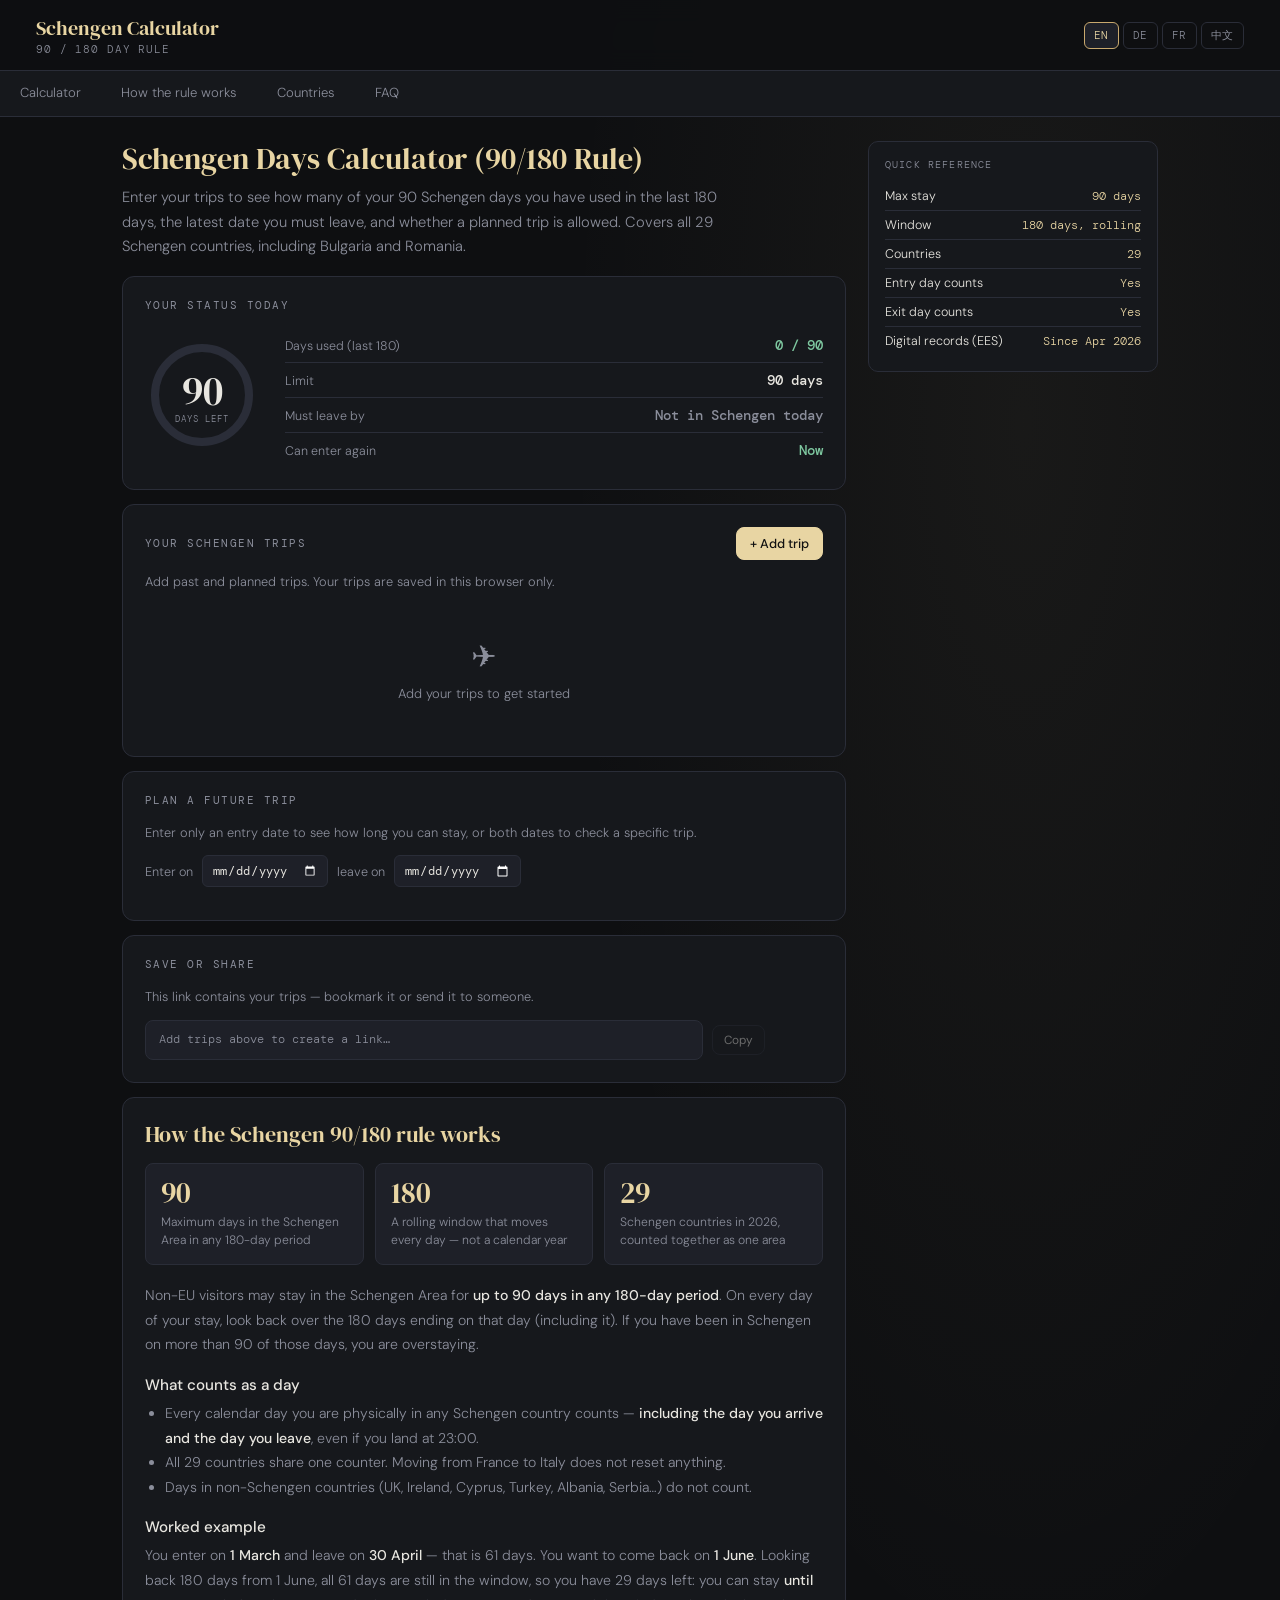
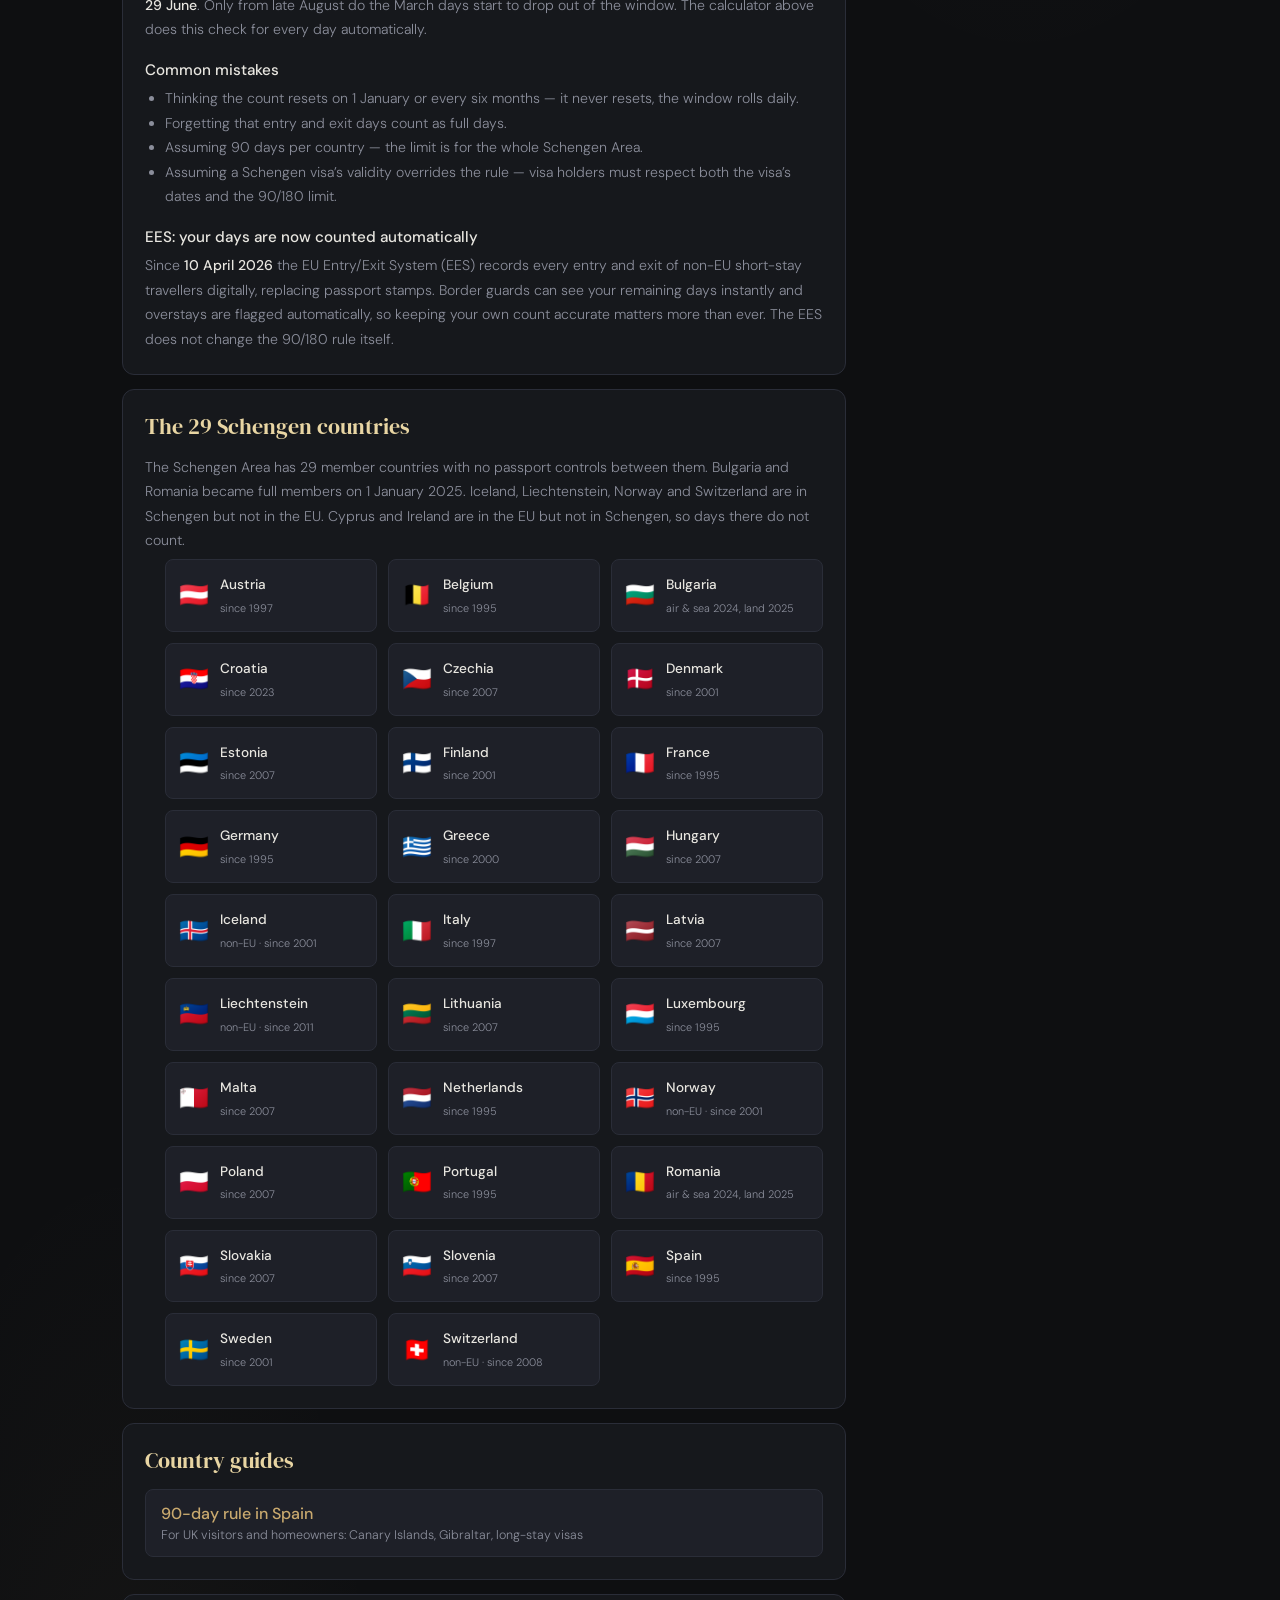
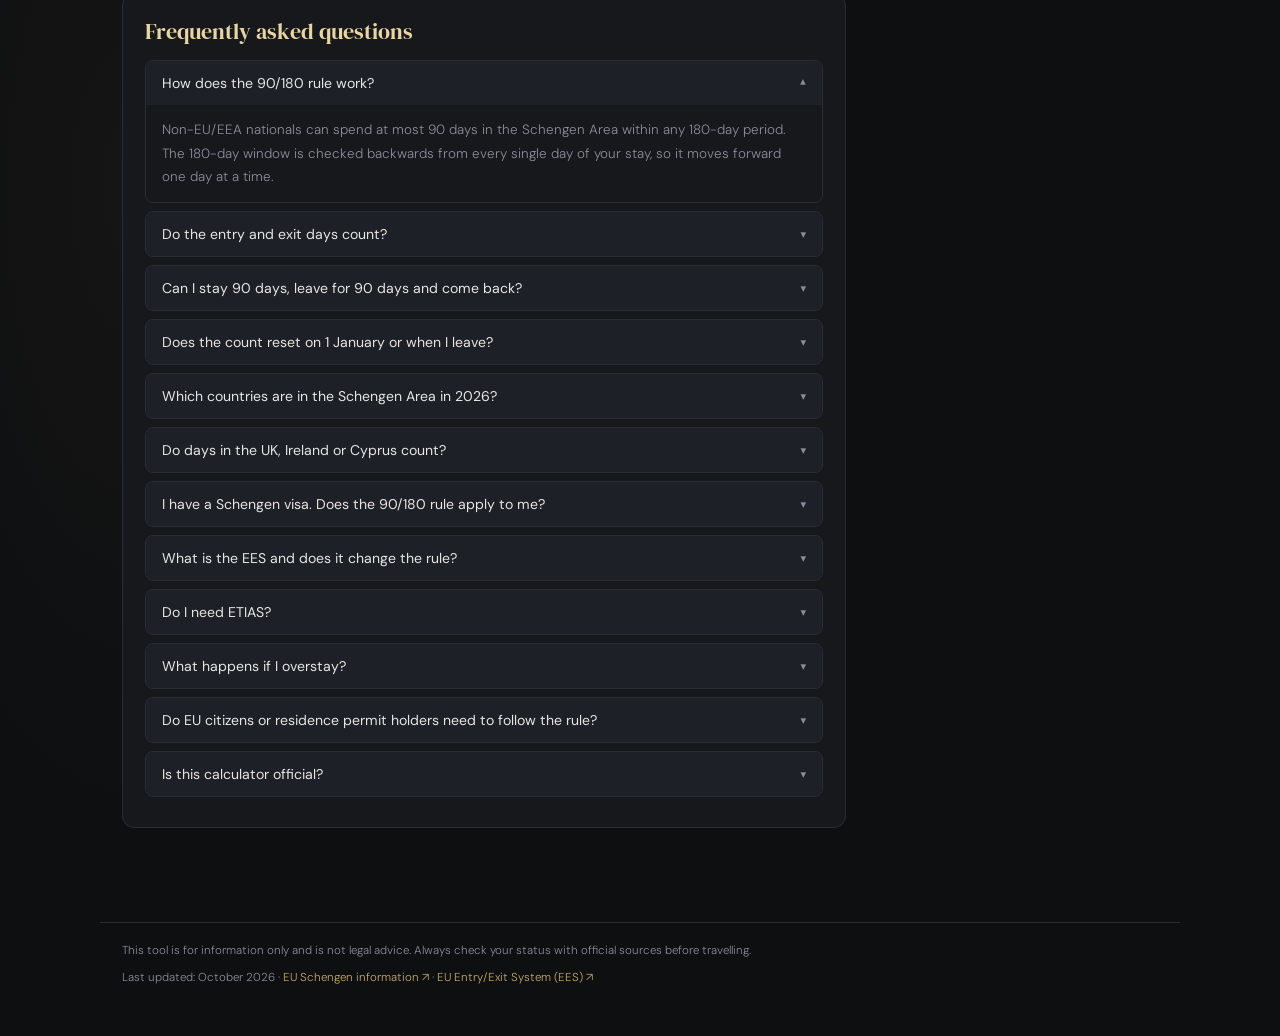
<file: index.html>
<!DOCTYPE html>
<html lang="en">
<head>
<meta charset="UTF-8">
<meta name="viewport" content="width=device-width, initial-scale=1.0">
<title>Schengen Days Calculator — Free 90/180 Day Rule Calculator (2026)</title>
<meta name="description" content="Free Schengen days calculator for the 90/180 rule. Count the days you have used, find your latest exit date and check future trips. Updated for all 29 Schengen countries and the EES.">
<link rel="canonical" href="https://schengencalc.online/">
<link rel="alternate" hreflang="en" href="https://schengencalc.online/">
<link rel="alternate" hreflang="de" href="https://schengencalc.online/de/">
<link rel="alternate" hreflang="fr" href="https://schengencalc.online/fr/">
<link rel="alternate" hreflang="zh" href="https://schengencalc.online/zh/">
<link rel="alternate" hreflang="x-default" href="https://schengencalc.online/">
<meta property="og:type" content="website">
<meta property="og:site_name" content="Schengen Calculator">
<meta property="og:title" content="Schengen Days Calculator (90/180 Rule)">
<meta property="og:description" content="Count your Schengen days, find your latest exit date and check future trips. Free, no signup.">
<meta property="og:url" content="https://schengencalc.online/">
<meta property="og:locale" content="en_GB">
<meta name="twitter:card" content="summary">
<meta name="theme-color" content="#0e0f11">
<link rel="icon" href="favicon.svg" type="image/svg+xml">
<link rel="preconnect" href="https://fonts.googleapis.com">
<link rel="preconnect" href="https://fonts.gstatic.com" crossorigin>
<link href="https://fonts.googleapis.com/css2?family=DM+Serif+Display&family=DM+Mono:wght@400;500&family=DM+Sans:wght@300;400;500&display=swap" rel="stylesheet">
<link rel="stylesheet" href="assets/style.css?v=bfff62ac">
<script type="application/ld+json">[{"@context": "https://schema.org", "@type": "WebApplication", "name": "Schengen Days Calculator (90/180 Rule)", "url": "https://schengencalc.online/", "description": "Free Schengen days calculator for the 90/180 rule. Count the days you have used, find your latest exit date and check future trips. Updated for all 29 Schengen countries and the EES.", "inLanguage": "en", "applicationCategory": "TravelApplication", "operatingSystem": "Any", "isAccessibleForFree": true, "offers": {"@type": "Offer", "price": "0", "priceCurrency": "EUR"}}, {"@context": "https://schema.org", "@type": "FAQPage", "inLanguage": "en", "mainEntity": [{"@type": "Question", "name": "How does the 90/180 rule work?", "acceptedAnswer": {"@type": "Answer", "text": "Non-EU/EEA nationals can spend at most 90 days in the Schengen Area within any 180-day period. The 180-day window is checked backwards from every single day of your stay, so it moves forward one day at a time."}}, {"@type": "Question", "name": "Do the entry and exit days count?", "acceptedAnswer": {"@type": "Answer", "text": "Yes. The day you enter and the day you leave both count as full days in Schengen, no matter what time you cross the border. A same-day trip counts as one day."}}, {"@type": "Question", "name": "Can I stay 90 days, leave for 90 days and come back?", "acceptedAnswer": {"@type": "Answer", "text": "Yes. If you spend 90 consecutive days in Schengen and then stay outside for 90 days, the earlier days have left the 180-day window and you have a fresh 90 days. Shorter breaks only free up the days that have dropped out of the window."}}, {"@type": "Question", "name": "Does the count reset on 1 January or when I leave?", "acceptedAnswer": {"@type": "Answer", "text": "No. There is no reset date. The window is always the 180 days ending on the day being checked, so leaving only helps as old days roll out of that window."}}, {"@type": "Question", "name": "Which countries are in the Schengen Area in 2026?", "acceptedAnswer": {"@type": "Answer", "text": "Austria, Belgium, Bulgaria, Croatia, Czechia, Denmark, Estonia, Finland, France, Germany, Greece, Hungary, Iceland, Italy, Latvia, Liechtenstein, Lithuania, Luxembourg, Malta, the Netherlands, Norway, Poland, Portugal, Romania, Slovakia, Slovenia, Spain, Sweden and Switzerland — 29 countries."}}, {"@type": "Question", "name": "Do days in the UK, Ireland or Cyprus count?", "acceptedAnswer": {"@type": "Answer", "text": "No. The UK, Ireland and Cyprus are not part of the Schengen Area, and neither are non-EU countries such as Turkey, Albania, Serbia or Montenegro. Time spent there does not count towards your 90 days."}}, {"@type": "Question", "name": "I have a Schengen visa. Does the 90/180 rule apply to me?", "acceptedAnswer": {"@type": "Answer", "text": "Yes. You must stay within the validity dates printed on your visa, within the number of days allowed on it, and within the 90/180 rule — all at the same time. A multiple-entry visa valid for several years still only allows 90 days in any 180."}}, {"@type": "Question", "name": "What is the EES and does it change the rule?", "acceptedAnswer": {"@type": "Answer", "text": "The Entry/Exit System (EES) has been fully operational since 10 April 2026. It registers non-EU travellers’ entries and exits with fingerprints and a facial image instead of passport stamps and calculates the days used automatically. The 90/180 rule itself is unchanged."}}, {"@type": "Question", "name": "Do I need ETIAS?", "acceptedAnswer": {"@type": "Answer", "text": "ETIAS is a travel authorisation for visa-exempt travellers. As of October 2026 it is not yet in operation; the EU will announce the start date several months in advance. It will not change the 90/180 limit."}}, {"@type": "Question", "name": "What happens if I overstay?", "acceptedAnswer": {"@type": "Answer", "text": "Overstaying can lead to fines, removal, an entry ban and problems with future visa applications. With the EES, overstays are recorded automatically at exit."}}, {"@type": "Question", "name": "Do EU citizens or residence permit holders need to follow the rule?", "acceptedAnswer": {"@type": "Answer", "text": "EU, EEA and Swiss citizens have free movement and are not limited. If you hold a residence permit from a Schengen country, days in that country do not count, but the 90/180 rule applies to stays in the other Schengen countries."}}, {"@type": "Question", "name": "Is this calculator official?", "acceptedAnswer": {"@type": "Answer", "text": "No. It applies the standard 90/180 rule to the dates you enter and is for information only. Some nationalities have bilateral agreements that allow extra time in specific countries, which this tool does not model. Border guards have the final say."}}]}]</script>
</head>
<body>

<header>
  <div>
    <a class="brand" href="./">Schengen Calculator</a>
    <div class="subtitle">90 / 180 Day Rule</div>
  </div>
  <div class="header-right">
    <nav class="lang-switcher" aria-label="Language"><a class="lang-btn active" href="./" hreflang="en" lang="en" aria-current="page">EN</a><a class="lang-btn" href="de/" hreflang="de" lang="de">DE</a><a class="lang-btn" href="fr/" hreflang="fr" lang="fr">FR</a><a class="lang-btn" href="zh/" hreflang="zh" lang="zh-CN">中文</a></nav>
  </div>
</header>

<nav class="section-nav">
  <a href="#calculator">Calculator</a>
  <a href="#rule">How the rule works</a>
  <a href="#countries">Countries</a>
  <a href="#faq">FAQ</a>
</nav>

<div class="page-wrap">
<main class="main-col">


  <div class="hero">
    <h1>Schengen Days Calculator (90/180 Rule)</h1>
    <p>Enter your trips to see how many of your 90 Schengen days you have used in the last 180 days, the latest date you must leave, and whether a planned trip is allowed. Covers all 29 Schengen countries, including Bulgaria and Romania.</p>
  </div>

  <section id="calculator">
  <div class="card">
    <h2 class="card-title">Your status today</h2>
    <div class="result-block">
      <div class="ring-wrap">
        <svg class="ring-svg" width="114" height="114" viewBox="0 0 114 114" aria-hidden="true">
          <circle class="ring-track" cx="57" cy="57" r="47"/>
          <circle class="ring-fill" id="ringFill" cx="57" cy="57" r="47" stroke-dasharray="295" stroke-dashoffset="295" stroke="var(--ok)"/>
        </svg>
        <div class="ring-center">
          <div class="ring-days" id="daysLeft">90</div>
          <div class="ring-label">days left</div>
        </div>
      </div>
      <div class="result-stats">
        <div class="stat-row"><span class="stat-label" data-tip="Days spent in Schengen in the 180 days ending today">Days used (last 180)</span><span class="stat-value" id="daysUsed">0 / 90</span></div>
        <div class="stat-row"><span class="stat-label">Limit</span><span class="stat-value">90 days</span></div>
        <div class="stat-row"><span class="stat-label" data-tip="Latest exit date if you are in Schengen now and stay continuously">Must leave by</span><span class="stat-value" id="mustExit">—</span></div>
        <div class="stat-row"><span class="stat-label" data-tip="Earliest day you can be in Schengen again without overstaying">Can enter again</span><span class="stat-value" id="reentry">—</span></div>
      </div>
    </div>
    <div class="alert alert-ok" id="alertOk">✓ You are within the limit.</div>
    <div class="alert alert-warn" id="alertWarn">⚠ You are close to the 90-day limit — plan your exit.</div>
    <div class="alert alert-danger" id="alertDanger" role="alert">✕ Overstay: you are over the 90-day limit. Seek advice and leave as soon as possible.</div>
  </div>

  <div class="card">
    <div class="trips-header">
      <h2 class="card-title" style="margin-bottom:0">Your Schengen trips</h2>
      <button class="btn btn-accent" type="button" id="addTrip">+ Add trip</button>
    </div>
    <p class="small-note">Add past and planned trips. Your trips are saved in this browser only.</p>
    <div class="trips-list" id="tripsList">
      <div class="empty-state"><div class="big">✈</div><span>Add your trips to get started</span></div>
    </div>
  </div>

  <div class="card" id="timelineCard" style="display:none">
    <h2 class="card-title">Last 180 days</h2>
    <div class="timeline" id="timeline"></div>
    <div class="timeline-axis"><span id="axisStart"></span><span id="axisEnd"></span></div>
    <div class="timeline-legend">
      <div class="legend-item"><div class="legend-dot" style="background:var(--ok)"></div>In Schengen</div>
      <div class="legend-item"><div class="legend-dot" style="background:rgba(232,213,163,.55)"></div>Today</div>
    </div>
  </div>

  <div class="card">
    <h2 class="card-title">Plan a future trip</h2>
    <p class="small-note">Enter only an entry date to see how long you can stay, or both dates to check a specific trip.</p>
    <div class="proj-row">
      <label for="projEntry">Enter on</label>
      <input type="date" id="projEntry">
      <label for="projExit">leave on</label>
      <input type="date" id="projExit">
    </div>
    <div class="proj-result" id="projResult" aria-live="polite"></div>
  </div>

  <div class="card">
    <h2 class="card-title">Save or share</h2>
    <p class="small-note">This link contains your trips — bookmark it or send it to someone.</p>
    <div class="share-box">
      <div class="share-url" id="shareUrl">Add trips above to create a link…</div>
      <button class="btn btn-sm" type="button" id="copyBtn" disabled>Copy</button>
      <span class="copy-toast" id="copyToast">Copied!</span>
    </div>
  </div>
  </section>

  <section class="card prose" id="rule">
    <h2>How the Schengen 90/180 rule works</h2>
    <div class="info-grid" style="margin-bottom:18px">
      <div class="info-item"><div class="num">90</div><div class="desc">Maximum days in the Schengen Area in any 180-day period</div></div>
      <div class="info-item"><div class="num">180</div><div class="desc">A rolling window that moves every day — not a calendar year</div></div>
      <div class="info-item"><div class="num">29</div><div class="desc">Schengen countries in 2026, counted together as one area</div></div>
    </div>
    
<p>Non-EU visitors may stay in the Schengen Area for <strong>up to 90 days in any 180-day period</strong>. On every day of your stay, look back over the 180 days ending on that day (including it). If you have been in Schengen on more than 90 of those days, you are overstaying.</p>
<h3>What counts as a day</h3>
<ul>
<li>Every calendar day you are physically in any Schengen country counts — <strong>including the day you arrive and the day you leave</strong>, even if you land at 23:00.</li>
<li>All 29 countries share one counter. Moving from France to Italy does not reset anything.</li>
<li>Days in non-Schengen countries (UK, Ireland, Cyprus, Turkey, Albania, Serbia…) do not count.</li>
</ul>
<h3>Worked example</h3>
<p>You enter on <strong>1 March</strong> and leave on <strong>30 April</strong> — that is 61 days. You want to come back on <strong>1 June</strong>. Looking back 180 days from 1 June, all 61 days are still in the window, so you have 29 days left: you can stay <strong>until 29 June</strong>. Only from late August do the March days start to drop out of the window. The calculator above does this check for every day automatically.</p>
<h3>Common mistakes</h3>
<ul>
<li>Thinking the count resets on 1 January or every six months — it never resets, the window rolls daily.</li>
<li>Forgetting that entry and exit days count as full days.</li>
<li>Assuming 90 days per country — the limit is for the whole Schengen Area.</li>
<li>Assuming a Schengen visa’s validity overrides the rule — visa holders must respect both the visa’s dates and the 90/180 limit.</li>
</ul>
<h3>EES: your days are now counted automatically</h3>
<p>Since <strong>10 April 2026</strong> the EU Entry/Exit System (EES) records every entry and exit of non-EU short-stay travellers digitally, replacing passport stamps. Border guards can see your remaining days instantly and overstays are flagged automatically, so keeping your own count accurate matters more than ever. The EES does not change the 90/180 rule itself.</p>

  </section>

  <section class="card prose" id="countries">
    <h2>The 29 Schengen countries</h2>
    <p>The Schengen Area has 29 member countries with no passport controls between them. Bulgaria and Romania became full members on 1 January 2025. Iceland, Liechtenstein, Norway and Switzerland are in Schengen but not in the EU. Cyprus and Ireland are in the EU but not in Schengen, so days there do not count.</p>
    <ul class="countries-grid"><li class="country-card"><span class="flag" aria-hidden="true">🇦🇹</span><div><div class="cname">Austria</div><div class="cnote">since 1997</div></div></li>
<li class="country-card"><span class="flag" aria-hidden="true">🇧🇪</span><div><div class="cname">Belgium</div><div class="cnote">since 1995</div></div></li>
<li class="country-card"><span class="flag" aria-hidden="true">🇧🇬</span><div><div class="cname">Bulgaria</div><div class="cnote">air &amp; sea 2024, land 2025</div></div></li>
<li class="country-card"><span class="flag" aria-hidden="true">🇭🇷</span><div><div class="cname">Croatia</div><div class="cnote">since 2023</div></div></li>
<li class="country-card"><span class="flag" aria-hidden="true">🇨🇿</span><div><div class="cname">Czechia</div><div class="cnote">since 2007</div></div></li>
<li class="country-card"><span class="flag" aria-hidden="true">🇩🇰</span><div><div class="cname">Denmark</div><div class="cnote">since 2001</div></div></li>
<li class="country-card"><span class="flag" aria-hidden="true">🇪🇪</span><div><div class="cname">Estonia</div><div class="cnote">since 2007</div></div></li>
<li class="country-card"><span class="flag" aria-hidden="true">🇫🇮</span><div><div class="cname">Finland</div><div class="cnote">since 2001</div></div></li>
<li class="country-card"><span class="flag" aria-hidden="true">🇫🇷</span><div><div class="cname">France</div><div class="cnote">since 1995</div></div></li>
<li class="country-card"><span class="flag" aria-hidden="true">🇩🇪</span><div><div class="cname">Germany</div><div class="cnote">since 1995</div></div></li>
<li class="country-card"><span class="flag" aria-hidden="true">🇬🇷</span><div><div class="cname">Greece</div><div class="cnote">since 2000</div></div></li>
<li class="country-card"><span class="flag" aria-hidden="true">🇭🇺</span><div><div class="cname">Hungary</div><div class="cnote">since 2007</div></div></li>
<li class="country-card"><span class="flag" aria-hidden="true">🇮🇸</span><div><div class="cname">Iceland</div><div class="cnote">non-EU · since 2001</div></div></li>
<li class="country-card"><span class="flag" aria-hidden="true">🇮🇹</span><div><div class="cname">Italy</div><div class="cnote">since 1997</div></div></li>
<li class="country-card"><span class="flag" aria-hidden="true">🇱🇻</span><div><div class="cname">Latvia</div><div class="cnote">since 2007</div></div></li>
<li class="country-card"><span class="flag" aria-hidden="true">🇱🇮</span><div><div class="cname">Liechtenstein</div><div class="cnote">non-EU · since 2011</div></div></li>
<li class="country-card"><span class="flag" aria-hidden="true">🇱🇹</span><div><div class="cname">Lithuania</div><div class="cnote">since 2007</div></div></li>
<li class="country-card"><span class="flag" aria-hidden="true">🇱🇺</span><div><div class="cname">Luxembourg</div><div class="cnote">since 1995</div></div></li>
<li class="country-card"><span class="flag" aria-hidden="true">🇲🇹</span><div><div class="cname">Malta</div><div class="cnote">since 2007</div></div></li>
<li class="country-card"><span class="flag" aria-hidden="true">🇳🇱</span><div><div class="cname">Netherlands</div><div class="cnote">since 1995</div></div></li>
<li class="country-card"><span class="flag" aria-hidden="true">🇳🇴</span><div><div class="cname">Norway</div><div class="cnote">non-EU · since 2001</div></div></li>
<li class="country-card"><span class="flag" aria-hidden="true">🇵🇱</span><div><div class="cname">Poland</div><div class="cnote">since 2007</div></div></li>
<li class="country-card"><span class="flag" aria-hidden="true">🇵🇹</span><div><div class="cname">Portugal</div><div class="cnote">since 1995</div></div></li>
<li class="country-card"><span class="flag" aria-hidden="true">🇷🇴</span><div><div class="cname">Romania</div><div class="cnote">air &amp; sea 2024, land 2025</div></div></li>
<li class="country-card"><span class="flag" aria-hidden="true">🇸🇰</span><div><div class="cname">Slovakia</div><div class="cnote">since 2007</div></div></li>
<li class="country-card"><span class="flag" aria-hidden="true">🇸🇮</span><div><div class="cname">Slovenia</div><div class="cnote">since 2007</div></div></li>
<li class="country-card"><span class="flag" aria-hidden="true">🇪🇸</span><div><div class="cname">Spain</div><div class="cnote">since 1995</div></div></li>
<li class="country-card"><span class="flag" aria-hidden="true">🇸🇪</span><div><div class="cname">Sweden</div><div class="cnote">since 2001</div></div></li>
<li class="country-card"><span class="flag" aria-hidden="true">🇨🇭</span><div><div class="cname">Switzerland</div><div class="cnote">non-EU · since 2008</div></div></li></ul>
  </section>

  <section class="card" id="guides">
    <h2>Country guides</h2>
    <ul class="guide-links"><li><a href="spain/">90-day rule in Spain</a><span>For UK visitors and homeowners: Canary Islands, Gibraltar, long-stay visas</span></li></ul>
  </section>

  <section class="card" id="faq">
    <h2>Frequently asked questions</h2>
    <details class="faq-item" open><summary><h3>How does the 90/180 rule work?</h3></summary><div class="faq-a">Non-EU/EEA nationals can spend at most 90 days in the Schengen Area within any 180-day period. The 180-day window is checked backwards from every single day of your stay, so it moves forward one day at a time.</div></details>
<details class="faq-item"><summary><h3>Do the entry and exit days count?</h3></summary><div class="faq-a">Yes. The day you enter and the day you leave both count as full days in Schengen, no matter what time you cross the border. A same-day trip counts as one day.</div></details>
<details class="faq-item"><summary><h3>Can I stay 90 days, leave for 90 days and come back?</h3></summary><div class="faq-a">Yes. If you spend 90 consecutive days in Schengen and then stay outside for 90 days, the earlier days have left the 180-day window and you have a fresh 90 days. Shorter breaks only free up the days that have dropped out of the window.</div></details>
<details class="faq-item"><summary><h3>Does the count reset on 1 January or when I leave?</h3></summary><div class="faq-a">No. There is no reset date. The window is always the 180 days ending on the day being checked, so leaving only helps as old days roll out of that window.</div></details>
<details class="faq-item"><summary><h3>Which countries are in the Schengen Area in 2026?</h3></summary><div class="faq-a">Austria, Belgium, Bulgaria, Croatia, Czechia, Denmark, Estonia, Finland, France, Germany, Greece, Hungary, Iceland, Italy, Latvia, Liechtenstein, Lithuania, Luxembourg, Malta, the Netherlands, Norway, Poland, Portugal, Romania, Slovakia, Slovenia, Spain, Sweden and Switzerland — 29 countries.</div></details>
<details class="faq-item"><summary><h3>Do days in the UK, Ireland or Cyprus count?</h3></summary><div class="faq-a">No. The UK, Ireland and Cyprus are not part of the Schengen Area, and neither are non-EU countries such as Turkey, Albania, Serbia or Montenegro. Time spent there does not count towards your 90 days.</div></details>
<details class="faq-item"><summary><h3>I have a Schengen visa. Does the 90/180 rule apply to me?</h3></summary><div class="faq-a">Yes. You must stay within the validity dates printed on your visa, within the number of days allowed on it, and within the 90/180 rule — all at the same time. A multiple-entry visa valid for several years still only allows 90 days in any 180.</div></details>
<details class="faq-item"><summary><h3>What is the EES and does it change the rule?</h3></summary><div class="faq-a">The Entry/Exit System (EES) has been fully operational since 10 April 2026. It registers non-EU travellers’ entries and exits with fingerprints and a facial image instead of passport stamps and calculates the days used automatically. The 90/180 rule itself is unchanged.</div></details>
<details class="faq-item"><summary><h3>Do I need ETIAS?</h3></summary><div class="faq-a">ETIAS is a travel authorisation for visa-exempt travellers. As of October 2026 it is not yet in operation; the EU will announce the start date several months in advance. It will not change the 90/180 limit.</div></details>
<details class="faq-item"><summary><h3>What happens if I overstay?</h3></summary><div class="faq-a">Overstaying can lead to fines, removal, an entry ban and problems with future visa applications. With the EES, overstays are recorded automatically at exit.</div></details>
<details class="faq-item"><summary><h3>Do EU citizens or residence permit holders need to follow the rule?</h3></summary><div class="faq-a">EU, EEA and Swiss citizens have free movement and are not limited. If you hold a residence permit from a Schengen country, days in that country do not count, but the 90/180 rule applies to stays in the other Schengen countries.</div></details>
<details class="faq-item"><summary><h3>Is this calculator official?</h3></summary><div class="faq-a">No. It applies the standard 90/180 rule to the dates you enter and is for information only. Some nationalities have bilateral agreements that allow extra time in specific countries, which this tool does not model. Border guards have the final say.</div></details>
  </section>

</main>

<aside class="side-col">
  <div class="side-sticky">
    <div class="side-card">
      <div class="side-card-title">Quick reference</div>
      <div class="qf"><span>Max stay</span><span class="qf-val">90 days</span></div><div class="qf"><span>Window</span><span class="qf-val">180 days, rolling</span></div><div class="qf"><span>Countries</span><span class="qf-val">29</span></div><div class="qf"><span>Entry day counts</span><span class="qf-val">Yes</span></div><div class="qf"><span>Exit day counts</span><span class="qf-val">Yes</span></div><div class="qf"><span>Digital records (EES)</span><span class="qf-val">Since Apr 2026</span></div>
    </div>
  </div>
</aside>
</div>

<footer>
  <p>This tool is for information only and is not legal advice. Always check your status with official sources before travelling.</p>
  <p>Last updated: October 2026 · <a href="https://home-affairs.ec.europa.eu/policies/schengen-borders-and-visa/schengen-area_en" target="_blank" rel="noopener">EU Schengen information ↗</a> · <a href="https://travel-europe.europa.eu/ees_en" target="_blank" rel="noopener">EU Entry/Exit System (EES) ↗</a></p>
</footer>

<script>window.SC={"lang": "en", "locale": "en-GB", "t": {"label_entry": "Entry date", "label_exit": "Exit date", "empty_trips": "Add your trips to get started", "ds": "d", "now_lbl": "Now", "leave_now": "Leave now", "not_inside": "Not in Schengen today", "remove": "Remove trip", "msg_overlap": "Overlaps another trip — overlapping days are counted once", "msg_over": "Over the limit by {n} days (from {date})", "msg_future": "Planned trip — included in the check", "proj_ok": "✓ This trip stays within the 90/180 rule.", "proj_over": "✕ This trip would exceed the limit by {n} days.", "proj_maxstay": "✓ You can stay until {date} ({n} days).", "proj_none": "✕ You cannot enter on this date without exceeding the limit.", "proj_dur": "Length", "proj_max": "Peak count", "proj_rem": "Spare", "share_ph": "Add trips above to create a link…"}, "langPaths": {"en": "./", "de": "de/", "fr": "fr/", "zh": "zh/"}};</script>
<script src="assets/app.js?v=87588456" defer></script>
</body>
</html>
</file>
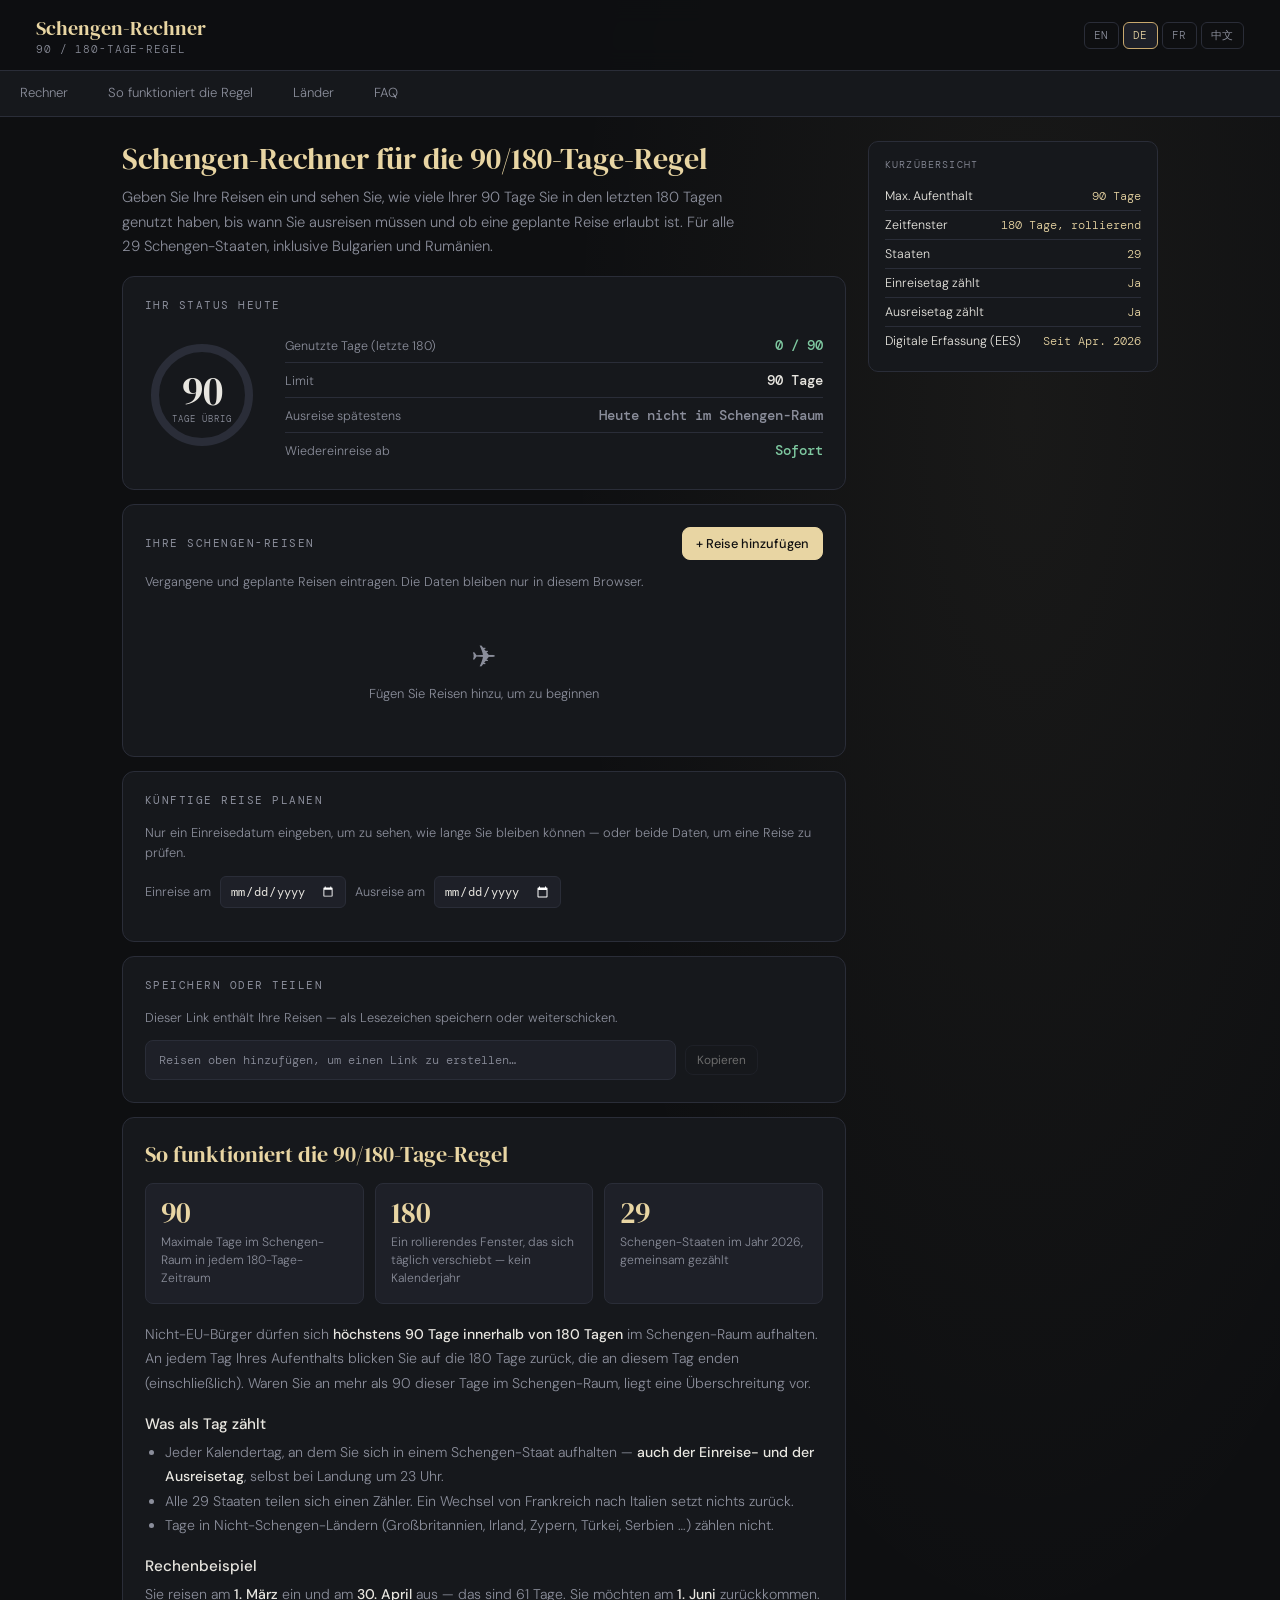
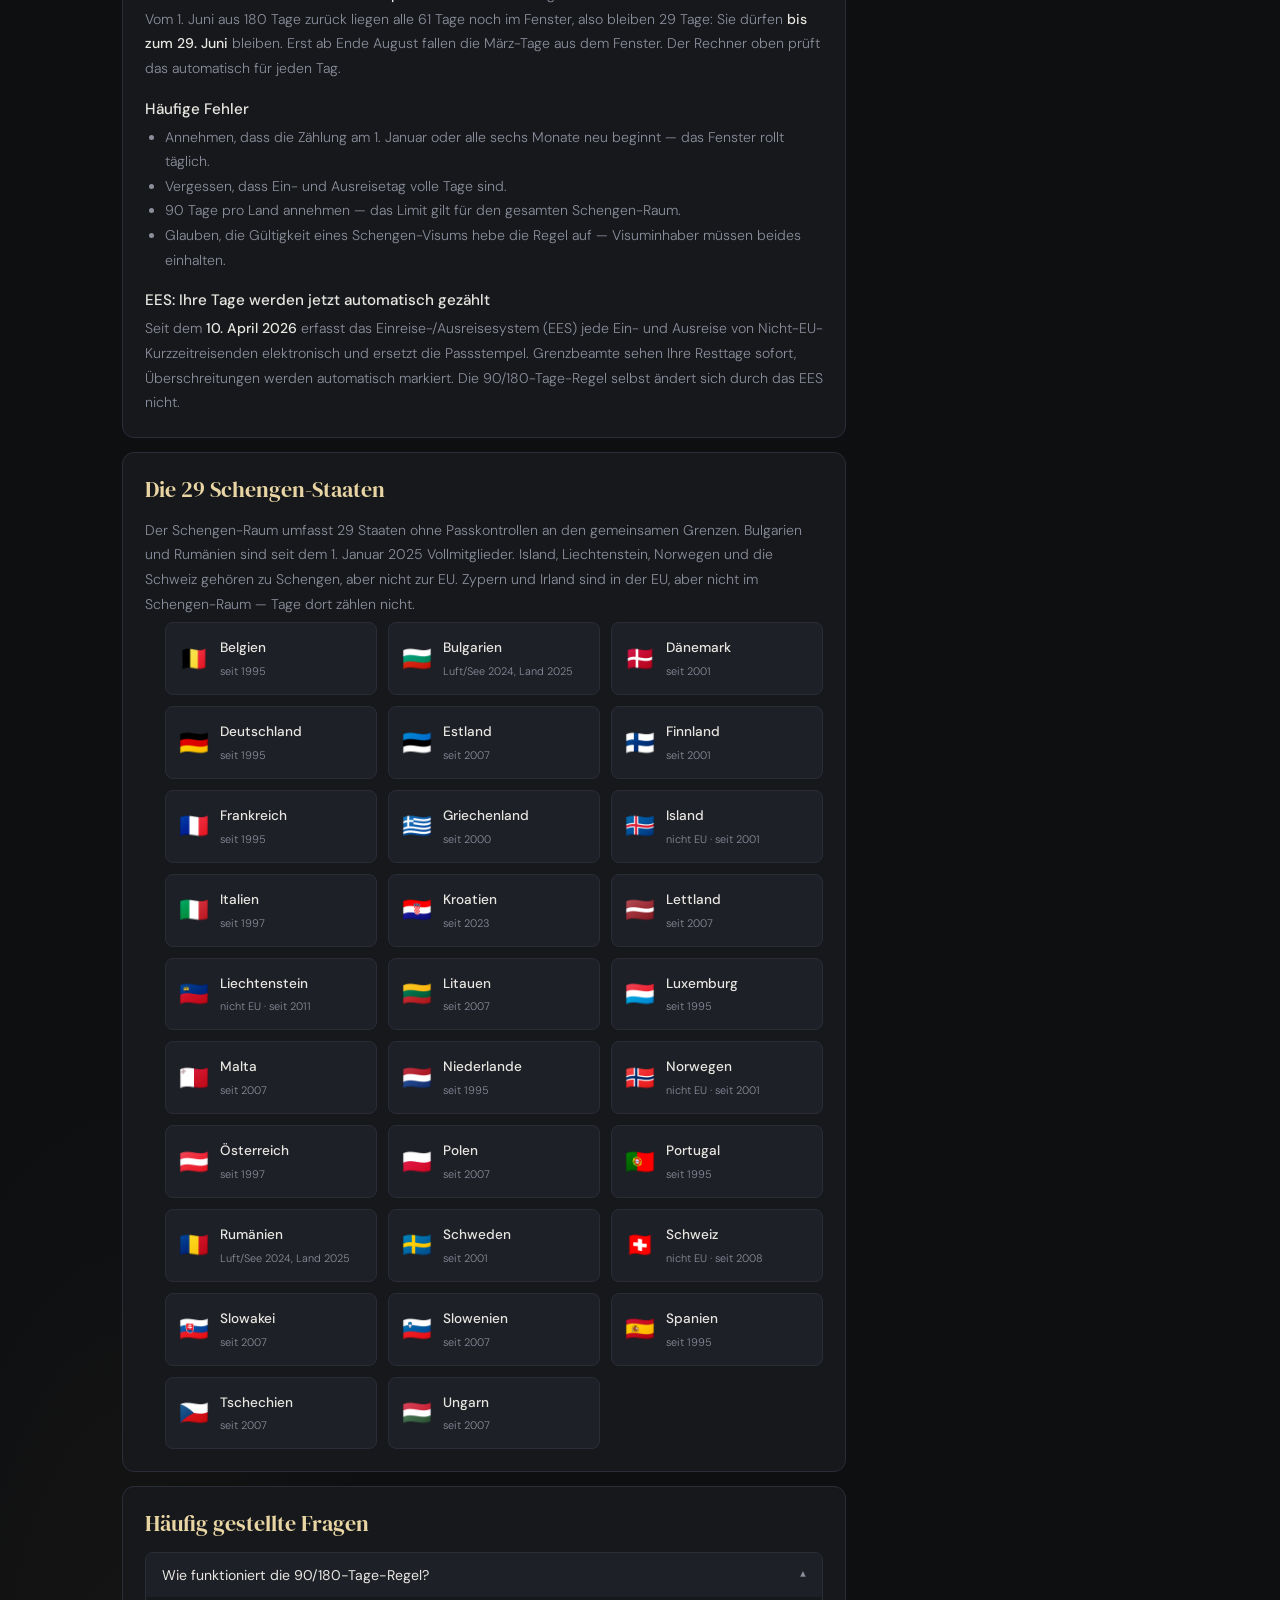
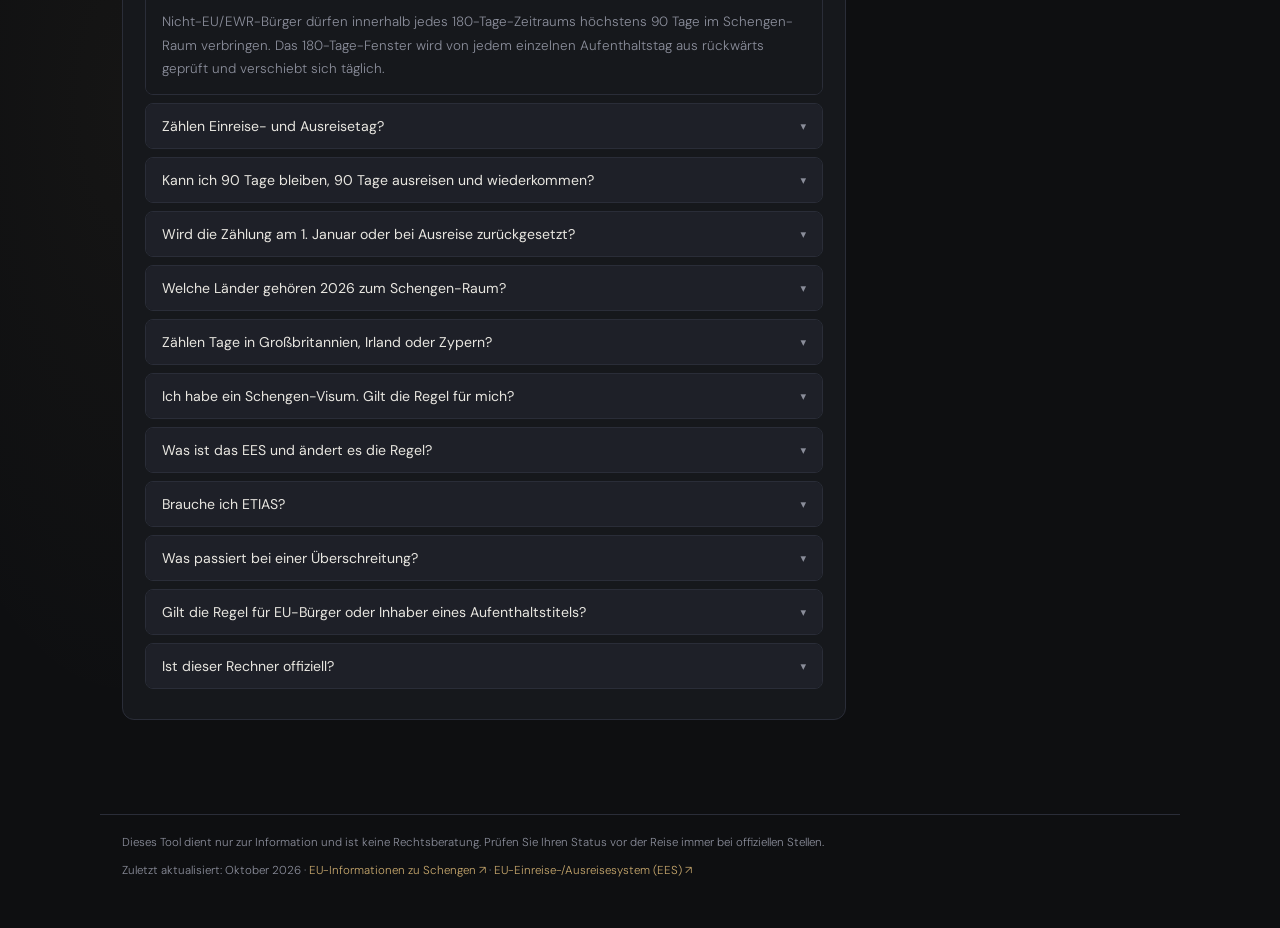
<file: de/index.html>
<!DOCTYPE html>
<html lang="de">
<head>
<meta charset="UTF-8">
<meta name="viewport" content="width=device-width, initial-scale=1.0">
<title>Schengen-Rechner 90/180 Tage — Aufenthaltstage berechnen (2026)</title>
<meta name="description" content="Kostenloser Schengen-Rechner für die 90/180-Tage-Regel: genutzte Tage zählen, spätesten Ausreisetag ermitteln und künftige Reisen prüfen. Aktuell für 29 Länder und das EES.">
<link rel="canonical" href="https://schengencalc.online/de/">
<link rel="alternate" hreflang="en" href="https://schengencalc.online/">
<link rel="alternate" hreflang="de" href="https://schengencalc.online/de/">
<link rel="alternate" hreflang="fr" href="https://schengencalc.online/fr/">
<link rel="alternate" hreflang="zh" href="https://schengencalc.online/zh/">
<link rel="alternate" hreflang="x-default" href="https://schengencalc.online/">
<meta property="og:type" content="website">
<meta property="og:site_name" content="Schengen-Rechner">
<meta property="og:title" content="Schengen-Rechner: 90/180-Tage-Regel">
<meta property="og:description" content="Schengen-Tage zählen, spätesten Ausreisetag finden und Reisen prüfen. Kostenlos, ohne Anmeldung.">
<meta property="og:url" content="https://schengencalc.online/de/">
<meta property="og:locale" content="de_DE">
<meta name="twitter:card" content="summary">
<meta name="theme-color" content="#0e0f11">
<link rel="icon" href="../favicon.svg" type="image/svg+xml">
<link rel="preconnect" href="https://fonts.googleapis.com">
<link rel="preconnect" href="https://fonts.gstatic.com" crossorigin>
<link href="https://fonts.googleapis.com/css2?family=DM+Serif+Display&family=DM+Mono:wght@400;500&family=DM+Sans:wght@300;400;500&display=swap" rel="stylesheet">
<link rel="stylesheet" href="../assets/style.css?v=bfff62ac">
<script type="application/ld+json">[{"@context": "https://schema.org", "@type": "WebApplication", "name": "Schengen-Rechner für die 90/180-Tage-Regel", "url": "https://schengencalc.online/de/", "description": "Kostenloser Schengen-Rechner für die 90/180-Tage-Regel: genutzte Tage zählen, spätesten Ausreisetag ermitteln und künftige Reisen prüfen. Aktuell für 29 Länder und das EES.", "inLanguage": "de", "applicationCategory": "TravelApplication", "operatingSystem": "Any", "isAccessibleForFree": true, "offers": {"@type": "Offer", "price": "0", "priceCurrency": "EUR"}}, {"@context": "https://schema.org", "@type": "FAQPage", "inLanguage": "de", "mainEntity": [{"@type": "Question", "name": "Wie funktioniert die 90/180-Tage-Regel?", "acceptedAnswer": {"@type": "Answer", "text": "Nicht-EU/EWR-Bürger dürfen innerhalb jedes 180-Tage-Zeitraums höchstens 90 Tage im Schengen-Raum verbringen. Das 180-Tage-Fenster wird von jedem einzelnen Aufenthaltstag aus rückwärts geprüft und verschiebt sich täglich."}}, {"@type": "Question", "name": "Zählen Einreise- und Ausreisetag?", "acceptedAnswer": {"@type": "Answer", "text": "Ja. Beide Tage zählen als volle Tage, unabhängig von der Uhrzeit des Grenzübertritts. Eine Tagesreise zählt als ein Tag."}}, {"@type": "Question", "name": "Kann ich 90 Tage bleiben, 90 Tage ausreisen und wiederkommen?", "acceptedAnswer": {"@type": "Answer", "text": "Ja. Nach 90 Tagen Aufenthalt und 90 Tagen außerhalb sind alle früheren Tage aus dem Fenster gefallen, und Sie haben wieder 90 Tage. Kürzere Pausen machen nur die Tage frei, die bereits aus dem Fenster gefallen sind."}}, {"@type": "Question", "name": "Wird die Zählung am 1. Januar oder bei Ausreise zurückgesetzt?", "acceptedAnswer": {"@type": "Answer", "text": "Nein. Es gibt keinen Stichtag. Das Fenster sind immer die 180 Tage bis zum geprüften Tag."}}, {"@type": "Question", "name": "Welche Länder gehören 2026 zum Schengen-Raum?", "acceptedAnswer": {"@type": "Answer", "text": "Belgien, Bulgarien, Dänemark, Deutschland, Estland, Finnland, Frankreich, Griechenland, Island, Italien, Kroatien, Lettland, Liechtenstein, Litauen, Luxemburg, Malta, Niederlande, Norwegen, Österreich, Polen, Portugal, Rumänien, Schweden, Schweiz, Slowakei, Slowenien, Spanien, Tschechien und Ungarn — 29 Staaten."}}, {"@type": "Question", "name": "Zählen Tage in Großbritannien, Irland oder Zypern?", "acceptedAnswer": {"@type": "Answer", "text": "Nein. Großbritannien, Irland und Zypern gehören nicht zum Schengen-Raum, ebenso wenig wie die Türkei, Albanien, Serbien oder Montenegro."}}, {"@type": "Question", "name": "Ich habe ein Schengen-Visum. Gilt die Regel für mich?", "acceptedAnswer": {"@type": "Answer", "text": "Ja. Sie müssen gleichzeitig die Gültigkeitsdaten des Visums, die darauf erlaubte Aufenthaltsdauer und die 90/180-Tage-Regel einhalten. Auch ein mehrjähriges Visum erlaubt nur 90 Tage in 180."}}, {"@type": "Question", "name": "Was ist das EES und ändert es die Regel?", "acceptedAnswer": {"@type": "Answer", "text": "Das Einreise-/Ausreisesystem (EES) ist seit dem 10. April 2026 vollständig in Betrieb. Es erfasst Ein- und Ausreisen mit Fingerabdrücken und Gesichtsbild statt Stempeln und berechnet die genutzten Tage automatisch. Die 90/180-Tage-Regel bleibt unverändert."}}, {"@type": "Question", "name": "Brauche ich ETIAS?", "acceptedAnswer": {"@type": "Answer", "text": "ETIAS ist eine Reisegenehmigung für visumfreie Reisende. Stand Oktober 2026 ist es noch nicht in Betrieb; die EU kündigt den Start mehrere Monate im Voraus an. An der 90/180-Grenze ändert es nichts."}}, {"@type": "Question", "name": "Was passiert bei einer Überschreitung?", "acceptedAnswer": {"@type": "Answer", "text": "Mögliche Folgen sind Geldstrafen, Abschiebung, Einreiseverbote und Probleme bei künftigen Visumanträgen. Mit dem EES werden Überschreitungen bei der Ausreise automatisch erfasst."}}, {"@type": "Question", "name": "Gilt die Regel für EU-Bürger oder Inhaber eines Aufenthaltstitels?", "acceptedAnswer": {"@type": "Answer", "text": "EU-, EWR- und Schweizer Bürger genießen Freizügigkeit. Mit einem Aufenthaltstitel eines Schengen-Staats zählen die Tage in diesem Staat nicht, für die übrigen Staaten gilt aber die 90/180-Tage-Regel."}}, {"@type": "Question", "name": "Ist dieser Rechner offiziell?", "acceptedAnswer": {"@type": "Answer", "text": "Nein. Er wendet die Standardregel auf Ihre Daten an und dient nur zur Information. Bilaterale Abkommen einzelner Länder werden nicht berücksichtigt. Maßgeblich ist die Grenzkontrolle."}}]}]</script>
</head>
<body>

<header>
  <div>
    <a class="brand" href="../de/">Schengen-Rechner</a>
    <div class="subtitle">90 / 180-Tage-Regel</div>
  </div>
  <div class="header-right">
    <nav class="lang-switcher" aria-label="Language"><a class="lang-btn" href="../" hreflang="en" lang="en">EN</a><a class="lang-btn active" href="../de/" hreflang="de" lang="de" aria-current="page">DE</a><a class="lang-btn" href="../fr/" hreflang="fr" lang="fr">FR</a><a class="lang-btn" href="../zh/" hreflang="zh" lang="zh-CN">中文</a></nav>
  </div>
</header>

<nav class="section-nav">
  <a href="#calculator">Rechner</a>
  <a href="#rule">So funktioniert die Regel</a>
  <a href="#countries">Länder</a>
  <a href="#faq">FAQ</a>
</nav>

<div class="page-wrap">
<main class="main-col">


  <div class="hero">
    <h1>Schengen-Rechner für die 90/180-Tage-Regel</h1>
    <p>Geben Sie Ihre Reisen ein und sehen Sie, wie viele Ihrer 90 Tage Sie in den letzten 180 Tagen genutzt haben, bis wann Sie ausreisen müssen und ob eine geplante Reise erlaubt ist. Für alle 29 Schengen-Staaten, inklusive Bulgarien und Rumänien.</p>
  </div>

  <section id="calculator">
  <div class="card">
    <h2 class="card-title">Ihr Status heute</h2>
    <div class="result-block">
      <div class="ring-wrap">
        <svg class="ring-svg" width="114" height="114" viewBox="0 0 114 114" aria-hidden="true">
          <circle class="ring-track" cx="57" cy="57" r="47"/>
          <circle class="ring-fill" id="ringFill" cx="57" cy="57" r="47" stroke-dasharray="295" stroke-dashoffset="295" stroke="var(--ok)"/>
        </svg>
        <div class="ring-center">
          <div class="ring-days" id="daysLeft">90</div>
          <div class="ring-label">Tage übrig</div>
        </div>
      </div>
      <div class="result-stats">
        <div class="stat-row"><span class="stat-label" data-tip="Tage im Schengen-Raum in den 180 Tagen bis heute">Genutzte Tage (letzte 180)</span><span class="stat-value" id="daysUsed">0 / 90</span></div>
        <div class="stat-row"><span class="stat-label">Limit</span><span class="stat-value">90 Tage</span></div>
        <div class="stat-row"><span class="stat-label" data-tip="Spätester Ausreisetag, wenn Sie jetzt im Schengen-Raum sind und durchgehend bleiben">Ausreise spätestens</span><span class="stat-value" id="mustExit">—</span></div>
        <div class="stat-row"><span class="stat-label" data-tip="Frühester Tag, an dem Sie wieder einreisen können, ohne das Limit zu überschreiten">Wiedereinreise ab</span><span class="stat-value" id="reentry">—</span></div>
      </div>
    </div>
    <div class="alert alert-ok" id="alertOk">✓ Sie liegen innerhalb des Limits.</div>
    <div class="alert alert-warn" id="alertWarn">⚠ Sie nähern sich dem 90-Tage-Limit — planen Sie Ihre Ausreise.</div>
    <div class="alert alert-danger" id="alertDanger" role="alert">✕ Überschreitung: Sie liegen über dem 90-Tage-Limit. Reisen Sie so bald wie möglich aus und holen Sie Rat ein.</div>
  </div>

  <div class="card">
    <div class="trips-header">
      <h2 class="card-title" style="margin-bottom:0">Ihre Schengen-Reisen</h2>
      <button class="btn btn-accent" type="button" id="addTrip">+ Reise hinzufügen</button>
    </div>
    <p class="small-note">Vergangene und geplante Reisen eintragen. Die Daten bleiben nur in diesem Browser.</p>
    <div class="trips-list" id="tripsList">
      <div class="empty-state"><div class="big">✈</div><span>Fügen Sie Reisen hinzu, um zu beginnen</span></div>
    </div>
  </div>

  <div class="card" id="timelineCard" style="display:none">
    <h2 class="card-title">Letzte 180 Tage</h2>
    <div class="timeline" id="timeline"></div>
    <div class="timeline-axis"><span id="axisStart"></span><span id="axisEnd"></span></div>
    <div class="timeline-legend">
      <div class="legend-item"><div class="legend-dot" style="background:var(--ok)"></div>Im Schengen-Raum</div>
      <div class="legend-item"><div class="legend-dot" style="background:rgba(232,213,163,.55)"></div>Heute</div>
    </div>
  </div>

  <div class="card">
    <h2 class="card-title">Künftige Reise planen</h2>
    <p class="small-note">Nur ein Einreisedatum eingeben, um zu sehen, wie lange Sie bleiben können — oder beide Daten, um eine Reise zu prüfen.</p>
    <div class="proj-row">
      <label for="projEntry">Einreise am</label>
      <input type="date" id="projEntry">
      <label for="projExit">Ausreise am</label>
      <input type="date" id="projExit">
    </div>
    <div class="proj-result" id="projResult" aria-live="polite"></div>
  </div>

  <div class="card">
    <h2 class="card-title">Speichern oder teilen</h2>
    <p class="small-note">Dieser Link enthält Ihre Reisen — als Lesezeichen speichern oder weiterschicken.</p>
    <div class="share-box">
      <div class="share-url" id="shareUrl">Reisen oben hinzufügen, um einen Link zu erstellen…</div>
      <button class="btn btn-sm" type="button" id="copyBtn" disabled>Kopieren</button>
      <span class="copy-toast" id="copyToast">Kopiert!</span>
    </div>
  </div>
  </section>

  <section class="card prose" id="rule">
    <h2>So funktioniert die 90/180-Tage-Regel</h2>
    <div class="info-grid" style="margin-bottom:18px">
      <div class="info-item"><div class="num">90</div><div class="desc">Maximale Tage im Schengen-Raum in jedem 180-Tage-Zeitraum</div></div>
      <div class="info-item"><div class="num">180</div><div class="desc">Ein rollierendes Fenster, das sich täglich verschiebt — kein Kalenderjahr</div></div>
      <div class="info-item"><div class="num">29</div><div class="desc">Schengen-Staaten im Jahr 2026, gemeinsam gezählt</div></div>
    </div>
    
<p>Nicht-EU-Bürger dürfen sich <strong>höchstens 90 Tage innerhalb von 180 Tagen</strong> im Schengen-Raum aufhalten. An jedem Tag Ihres Aufenthalts blicken Sie auf die 180 Tage zurück, die an diesem Tag enden (einschließlich). Waren Sie an mehr als 90 dieser Tage im Schengen-Raum, liegt eine Überschreitung vor.</p>
<h3>Was als Tag zählt</h3>
<ul>
<li>Jeder Kalendertag, an dem Sie sich in einem Schengen-Staat aufhalten — <strong>auch der Einreise- und der Ausreisetag</strong>, selbst bei Landung um 23 Uhr.</li>
<li>Alle 29 Staaten teilen sich einen Zähler. Ein Wechsel von Frankreich nach Italien setzt nichts zurück.</li>
<li>Tage in Nicht-Schengen-Ländern (Großbritannien, Irland, Zypern, Türkei, Serbien …) zählen nicht.</li>
</ul>
<h3>Rechenbeispiel</h3>
<p>Sie reisen am <strong>1. März</strong> ein und am <strong>30. April</strong> aus — das sind 61 Tage. Sie möchten am <strong>1. Juni</strong> zurückkommen. Vom 1. Juni aus 180 Tage zurück liegen alle 61 Tage noch im Fenster, also bleiben 29 Tage: Sie dürfen <strong>bis zum 29. Juni</strong> bleiben. Erst ab Ende August fallen die März-Tage aus dem Fenster. Der Rechner oben prüft das automatisch für jeden Tag.</p>
<h3>Häufige Fehler</h3>
<ul>
<li>Annehmen, dass die Zählung am 1. Januar oder alle sechs Monate neu beginnt — das Fenster rollt täglich.</li>
<li>Vergessen, dass Ein- und Ausreisetag volle Tage sind.</li>
<li>90 Tage pro Land annehmen — das Limit gilt für den gesamten Schengen-Raum.</li>
<li>Glauben, die Gültigkeit eines Schengen-Visums hebe die Regel auf — Visuminhaber müssen beides einhalten.</li>
</ul>
<h3>EES: Ihre Tage werden jetzt automatisch gezählt</h3>
<p>Seit dem <strong>10. April 2026</strong> erfasst das Einreise-/Ausreisesystem (EES) jede Ein- und Ausreise von Nicht-EU-Kurzzeitreisenden elektronisch und ersetzt die Passstempel. Grenzbeamte sehen Ihre Resttage sofort, Überschreitungen werden automatisch markiert. Die 90/180-Tage-Regel selbst ändert sich durch das EES nicht.</p>

  </section>

  <section class="card prose" id="countries">
    <h2>Die 29 Schengen-Staaten</h2>
    <p>Der Schengen-Raum umfasst 29 Staaten ohne Passkontrollen an den gemeinsamen Grenzen. Bulgarien und Rumänien sind seit dem 1. Januar 2025 Vollmitglieder. Island, Liechtenstein, Norwegen und die Schweiz gehören zu Schengen, aber nicht zur EU. Zypern und Irland sind in der EU, aber nicht im Schengen-Raum — Tage dort zählen nicht.</p>
    <ul class="countries-grid"><li class="country-card"><span class="flag" aria-hidden="true">🇧🇪</span><div><div class="cname">Belgien</div><div class="cnote">seit 1995</div></div></li>
<li class="country-card"><span class="flag" aria-hidden="true">🇧🇬</span><div><div class="cname">Bulgarien</div><div class="cnote">Luft/See 2024, Land 2025</div></div></li>
<li class="country-card"><span class="flag" aria-hidden="true">🇩🇰</span><div><div class="cname">Dänemark</div><div class="cnote">seit 2001</div></div></li>
<li class="country-card"><span class="flag" aria-hidden="true">🇩🇪</span><div><div class="cname">Deutschland</div><div class="cnote">seit 1995</div></div></li>
<li class="country-card"><span class="flag" aria-hidden="true">🇪🇪</span><div><div class="cname">Estland</div><div class="cnote">seit 2007</div></div></li>
<li class="country-card"><span class="flag" aria-hidden="true">🇫🇮</span><div><div class="cname">Finnland</div><div class="cnote">seit 2001</div></div></li>
<li class="country-card"><span class="flag" aria-hidden="true">🇫🇷</span><div><div class="cname">Frankreich</div><div class="cnote">seit 1995</div></div></li>
<li class="country-card"><span class="flag" aria-hidden="true">🇬🇷</span><div><div class="cname">Griechenland</div><div class="cnote">seit 2000</div></div></li>
<li class="country-card"><span class="flag" aria-hidden="true">🇮🇸</span><div><div class="cname">Island</div><div class="cnote">nicht EU · seit 2001</div></div></li>
<li class="country-card"><span class="flag" aria-hidden="true">🇮🇹</span><div><div class="cname">Italien</div><div class="cnote">seit 1997</div></div></li>
<li class="country-card"><span class="flag" aria-hidden="true">🇭🇷</span><div><div class="cname">Kroatien</div><div class="cnote">seit 2023</div></div></li>
<li class="country-card"><span class="flag" aria-hidden="true">🇱🇻</span><div><div class="cname">Lettland</div><div class="cnote">seit 2007</div></div></li>
<li class="country-card"><span class="flag" aria-hidden="true">🇱🇮</span><div><div class="cname">Liechtenstein</div><div class="cnote">nicht EU · seit 2011</div></div></li>
<li class="country-card"><span class="flag" aria-hidden="true">🇱🇹</span><div><div class="cname">Litauen</div><div class="cnote">seit 2007</div></div></li>
<li class="country-card"><span class="flag" aria-hidden="true">🇱🇺</span><div><div class="cname">Luxemburg</div><div class="cnote">seit 1995</div></div></li>
<li class="country-card"><span class="flag" aria-hidden="true">🇲🇹</span><div><div class="cname">Malta</div><div class="cnote">seit 2007</div></div></li>
<li class="country-card"><span class="flag" aria-hidden="true">🇳🇱</span><div><div class="cname">Niederlande</div><div class="cnote">seit 1995</div></div></li>
<li class="country-card"><span class="flag" aria-hidden="true">🇳🇴</span><div><div class="cname">Norwegen</div><div class="cnote">nicht EU · seit 2001</div></div></li>
<li class="country-card"><span class="flag" aria-hidden="true">🇦🇹</span><div><div class="cname">Österreich</div><div class="cnote">seit 1997</div></div></li>
<li class="country-card"><span class="flag" aria-hidden="true">🇵🇱</span><div><div class="cname">Polen</div><div class="cnote">seit 2007</div></div></li>
<li class="country-card"><span class="flag" aria-hidden="true">🇵🇹</span><div><div class="cname">Portugal</div><div class="cnote">seit 1995</div></div></li>
<li class="country-card"><span class="flag" aria-hidden="true">🇷🇴</span><div><div class="cname">Rumänien</div><div class="cnote">Luft/See 2024, Land 2025</div></div></li>
<li class="country-card"><span class="flag" aria-hidden="true">🇸🇪</span><div><div class="cname">Schweden</div><div class="cnote">seit 2001</div></div></li>
<li class="country-card"><span class="flag" aria-hidden="true">🇨🇭</span><div><div class="cname">Schweiz</div><div class="cnote">nicht EU · seit 2008</div></div></li>
<li class="country-card"><span class="flag" aria-hidden="true">🇸🇰</span><div><div class="cname">Slowakei</div><div class="cnote">seit 2007</div></div></li>
<li class="country-card"><span class="flag" aria-hidden="true">🇸🇮</span><div><div class="cname">Slowenien</div><div class="cnote">seit 2007</div></div></li>
<li class="country-card"><span class="flag" aria-hidden="true">🇪🇸</span><div><div class="cname">Spanien</div><div class="cnote">seit 1995</div></div></li>
<li class="country-card"><span class="flag" aria-hidden="true">🇨🇿</span><div><div class="cname">Tschechien</div><div class="cnote">seit 2007</div></div></li>
<li class="country-card"><span class="flag" aria-hidden="true">🇭🇺</span><div><div class="cname">Ungarn</div><div class="cnote">seit 2007</div></div></li></ul>
  </section>


  <section class="card" id="faq">
    <h2>Häufig gestellte Fragen</h2>
    <details class="faq-item" open><summary><h3>Wie funktioniert die 90/180-Tage-Regel?</h3></summary><div class="faq-a">Nicht-EU/EWR-Bürger dürfen innerhalb jedes 180-Tage-Zeitraums höchstens 90 Tage im Schengen-Raum verbringen. Das 180-Tage-Fenster wird von jedem einzelnen Aufenthaltstag aus rückwärts geprüft und verschiebt sich täglich.</div></details>
<details class="faq-item"><summary><h3>Zählen Einreise- und Ausreisetag?</h3></summary><div class="faq-a">Ja. Beide Tage zählen als volle Tage, unabhängig von der Uhrzeit des Grenzübertritts. Eine Tagesreise zählt als ein Tag.</div></details>
<details class="faq-item"><summary><h3>Kann ich 90 Tage bleiben, 90 Tage ausreisen und wiederkommen?</h3></summary><div class="faq-a">Ja. Nach 90 Tagen Aufenthalt und 90 Tagen außerhalb sind alle früheren Tage aus dem Fenster gefallen, und Sie haben wieder 90 Tage. Kürzere Pausen machen nur die Tage frei, die bereits aus dem Fenster gefallen sind.</div></details>
<details class="faq-item"><summary><h3>Wird die Zählung am 1. Januar oder bei Ausreise zurückgesetzt?</h3></summary><div class="faq-a">Nein. Es gibt keinen Stichtag. Das Fenster sind immer die 180 Tage bis zum geprüften Tag.</div></details>
<details class="faq-item"><summary><h3>Welche Länder gehören 2026 zum Schengen-Raum?</h3></summary><div class="faq-a">Belgien, Bulgarien, Dänemark, Deutschland, Estland, Finnland, Frankreich, Griechenland, Island, Italien, Kroatien, Lettland, Liechtenstein, Litauen, Luxemburg, Malta, Niederlande, Norwegen, Österreich, Polen, Portugal, Rumänien, Schweden, Schweiz, Slowakei, Slowenien, Spanien, Tschechien und Ungarn — 29 Staaten.</div></details>
<details class="faq-item"><summary><h3>Zählen Tage in Großbritannien, Irland oder Zypern?</h3></summary><div class="faq-a">Nein. Großbritannien, Irland und Zypern gehören nicht zum Schengen-Raum, ebenso wenig wie die Türkei, Albanien, Serbien oder Montenegro.</div></details>
<details class="faq-item"><summary><h3>Ich habe ein Schengen-Visum. Gilt die Regel für mich?</h3></summary><div class="faq-a">Ja. Sie müssen gleichzeitig die Gültigkeitsdaten des Visums, die darauf erlaubte Aufenthaltsdauer und die 90/180-Tage-Regel einhalten. Auch ein mehrjähriges Visum erlaubt nur 90 Tage in 180.</div></details>
<details class="faq-item"><summary><h3>Was ist das EES und ändert es die Regel?</h3></summary><div class="faq-a">Das Einreise-/Ausreisesystem (EES) ist seit dem 10. April 2026 vollständig in Betrieb. Es erfasst Ein- und Ausreisen mit Fingerabdrücken und Gesichtsbild statt Stempeln und berechnet die genutzten Tage automatisch. Die 90/180-Tage-Regel bleibt unverändert.</div></details>
<details class="faq-item"><summary><h3>Brauche ich ETIAS?</h3></summary><div class="faq-a">ETIAS ist eine Reisegenehmigung für visumfreie Reisende. Stand Oktober 2026 ist es noch nicht in Betrieb; die EU kündigt den Start mehrere Monate im Voraus an. An der 90/180-Grenze ändert es nichts.</div></details>
<details class="faq-item"><summary><h3>Was passiert bei einer Überschreitung?</h3></summary><div class="faq-a">Mögliche Folgen sind Geldstrafen, Abschiebung, Einreiseverbote und Probleme bei künftigen Visumanträgen. Mit dem EES werden Überschreitungen bei der Ausreise automatisch erfasst.</div></details>
<details class="faq-item"><summary><h3>Gilt die Regel für EU-Bürger oder Inhaber eines Aufenthaltstitels?</h3></summary><div class="faq-a">EU-, EWR- und Schweizer Bürger genießen Freizügigkeit. Mit einem Aufenthaltstitel eines Schengen-Staats zählen die Tage in diesem Staat nicht, für die übrigen Staaten gilt aber die 90/180-Tage-Regel.</div></details>
<details class="faq-item"><summary><h3>Ist dieser Rechner offiziell?</h3></summary><div class="faq-a">Nein. Er wendet die Standardregel auf Ihre Daten an und dient nur zur Information. Bilaterale Abkommen einzelner Länder werden nicht berücksichtigt. Maßgeblich ist die Grenzkontrolle.</div></details>
  </section>

</main>

<aside class="side-col">
  <div class="side-sticky">
    <div class="side-card">
      <div class="side-card-title">Kurzübersicht</div>
      <div class="qf"><span>Max. Aufenthalt</span><span class="qf-val">90 Tage</span></div><div class="qf"><span>Zeitfenster</span><span class="qf-val">180 Tage, rollierend</span></div><div class="qf"><span>Staaten</span><span class="qf-val">29</span></div><div class="qf"><span>Einreisetag zählt</span><span class="qf-val">Ja</span></div><div class="qf"><span>Ausreisetag zählt</span><span class="qf-val">Ja</span></div><div class="qf"><span>Digitale Erfassung (EES)</span><span class="qf-val">Seit Apr. 2026</span></div>
    </div>
  </div>
</aside>
</div>

<footer>
  <p>Dieses Tool dient nur zur Information und ist keine Rechtsberatung. Prüfen Sie Ihren Status vor der Reise immer bei offiziellen Stellen.</p>
  <p>Zuletzt aktualisiert: Oktober 2026 · <a href="https://home-affairs.ec.europa.eu/policies/schengen-borders-and-visa/schengen-area_en" target="_blank" rel="noopener">EU-Informationen zu Schengen ↗</a> · <a href="https://travel-europe.europa.eu/ees_en" target="_blank" rel="noopener">EU-Einreise-/Ausreisesystem (EES) ↗</a></p>
</footer>

<script>window.SC={"lang": "de", "locale": "de-DE", "t": {"label_entry": "Einreise", "label_exit": "Ausreise", "empty_trips": "Fügen Sie Reisen hinzu, um zu beginnen", "ds": " T", "now_lbl": "Sofort", "leave_now": "Sofort ausreisen", "not_inside": "Heute nicht im Schengen-Raum", "remove": "Reise entfernen", "msg_overlap": "Überschneidet sich mit einer anderen Reise — doppelte Tage zählen einmal", "msg_over": "{n} Tage über dem Limit (ab {date})", "msg_future": "Geplante Reise — wird mitgeprüft", "proj_ok": "✓ Diese Reise hält die 90/180-Tage-Regel ein.", "proj_over": "✕ Diese Reise würde das Limit um {n} Tage überschreiten.", "proj_maxstay": "✓ Sie können bis {date} bleiben ({n} Tage).", "proj_none": "✕ Eine Einreise an diesem Tag würde das Limit überschreiten.", "proj_dur": "Dauer", "proj_max": "Höchststand", "proj_rem": "Reserve", "share_ph": "Reisen oben hinzufügen, um einen Link zu erstellen…"}, "langPaths": {"en": "../", "de": "../de/", "fr": "../fr/", "zh": "../zh/"}};</script>
<script src="../assets/app.js?v=87588456" defer></script>
</body>
</html>
</file>
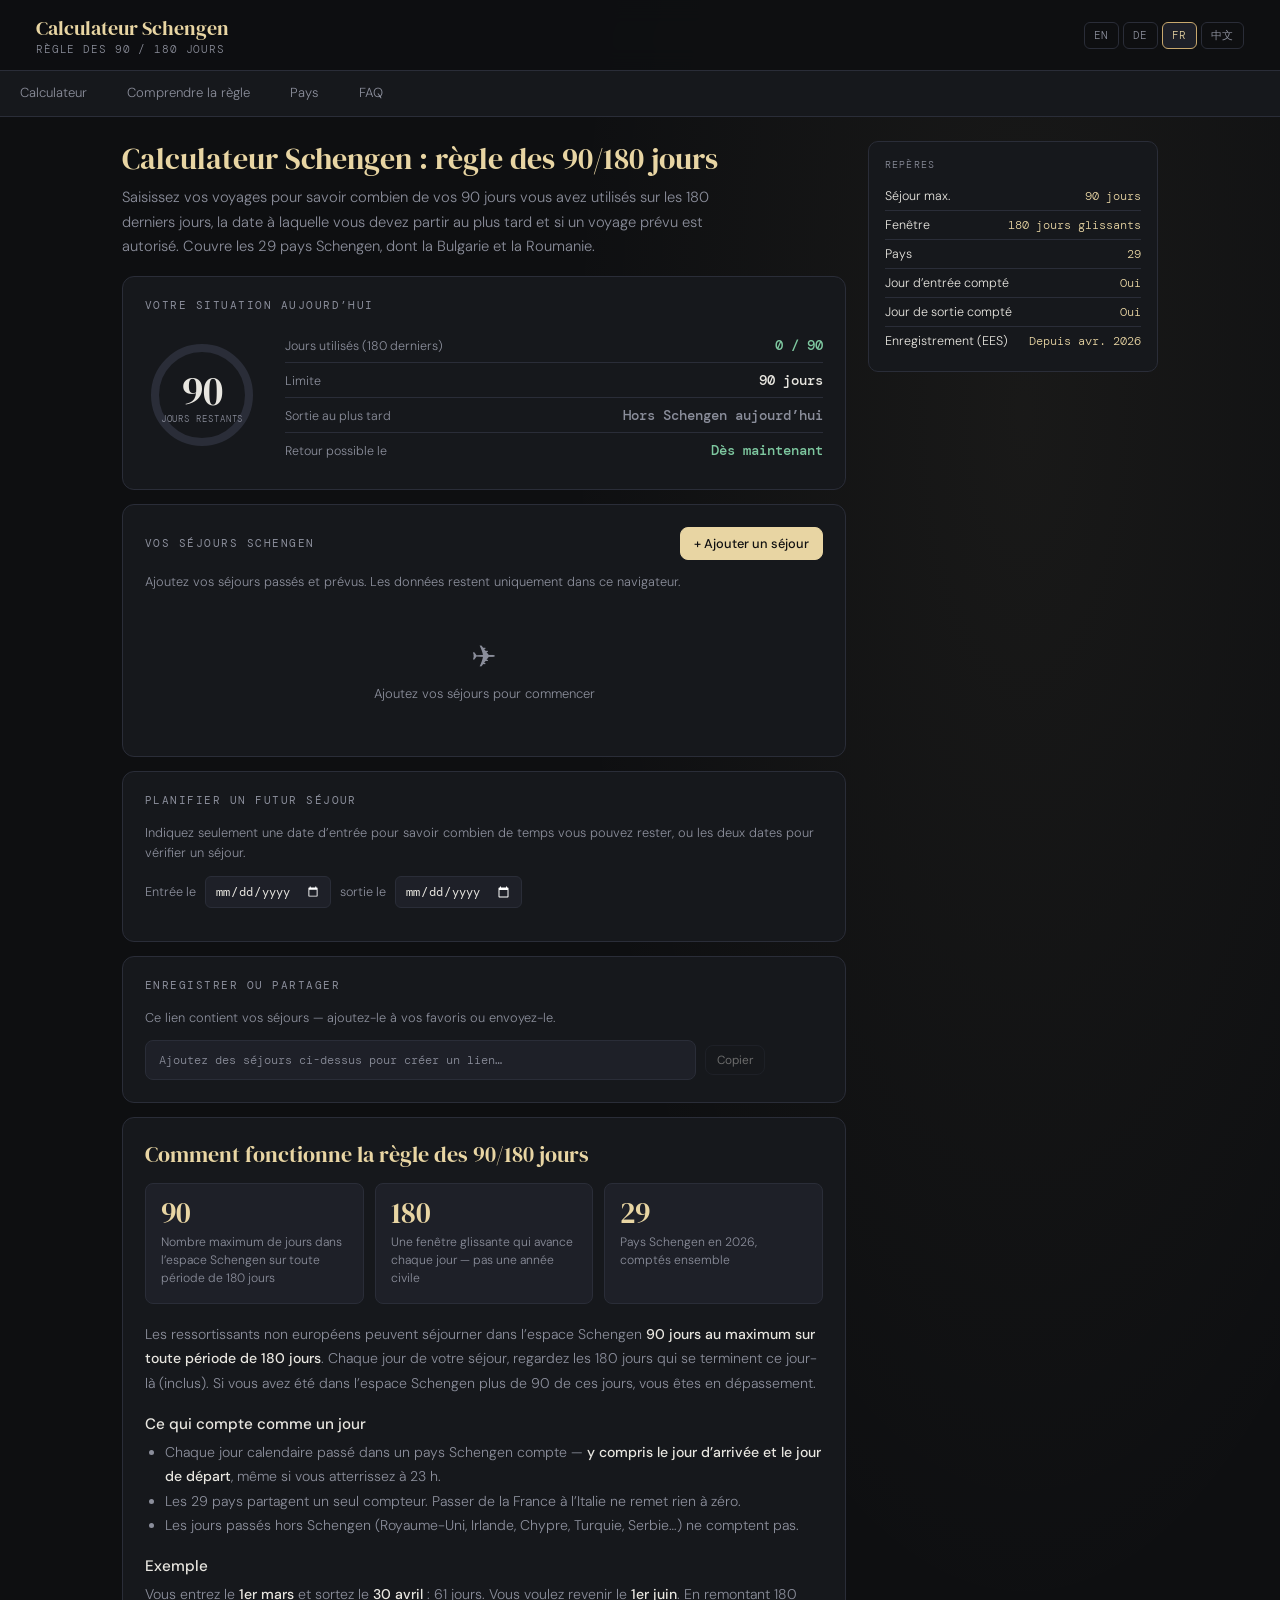
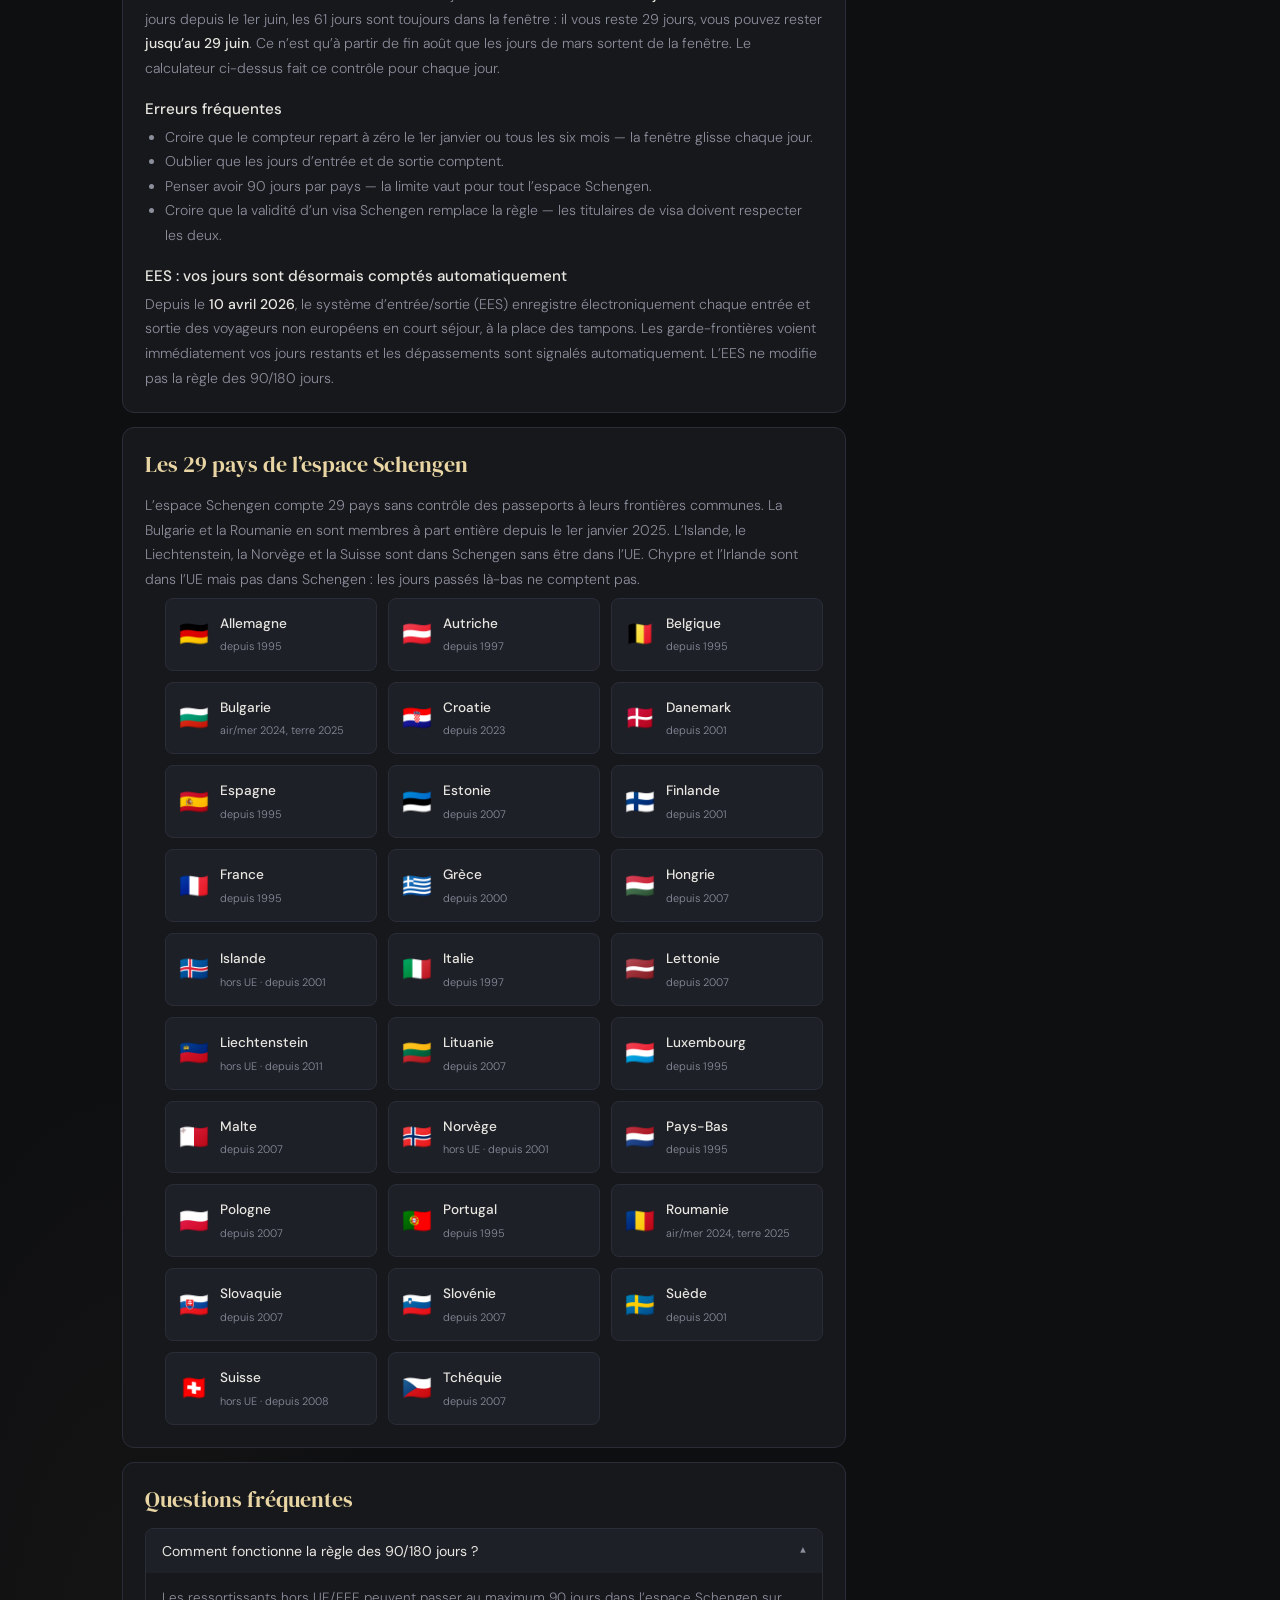
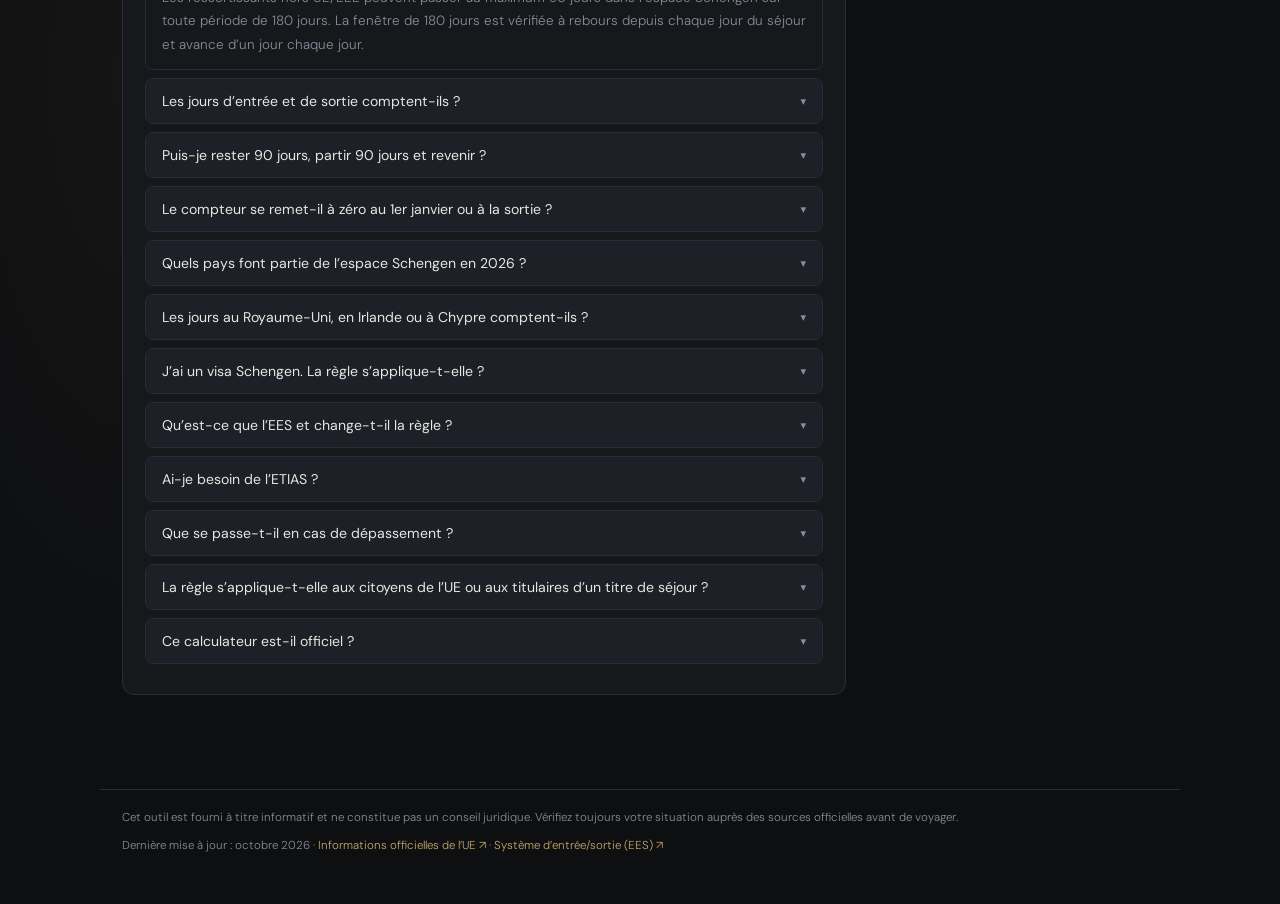
<file: fr/index.html>
<!DOCTYPE html>
<html lang="fr">
<head>
<meta charset="UTF-8">
<meta name="viewport" content="width=device-width, initial-scale=1.0">
<title>Calculateur Schengen 90/180 jours — Comptez vos jours (2026)</title>
<meta name="description" content="Calculateur Schengen gratuit pour la règle des 90/180 jours : jours utilisés, date de sortie au plus tard et vérification de vos futurs voyages. À jour pour 29 pays et l’EES.">
<link rel="canonical" href="https://schengencalc.online/fr/">
<link rel="alternate" hreflang="en" href="https://schengencalc.online/">
<link rel="alternate" hreflang="de" href="https://schengencalc.online/de/">
<link rel="alternate" hreflang="fr" href="https://schengencalc.online/fr/">
<link rel="alternate" hreflang="zh" href="https://schengencalc.online/zh/">
<link rel="alternate" hreflang="x-default" href="https://schengencalc.online/">
<meta property="og:type" content="website">
<meta property="og:site_name" content="Calculateur Schengen">
<meta property="og:title" content="Calculateur Schengen : règle des 90/180 jours">
<meta property="og:description" content="Comptez vos jours Schengen, trouvez votre date de sortie au plus tard et vérifiez vos voyages. Gratuit, sans inscription.">
<meta property="og:url" content="https://schengencalc.online/fr/">
<meta property="og:locale" content="fr_FR">
<meta name="twitter:card" content="summary">
<meta name="theme-color" content="#0e0f11">
<link rel="icon" href="../favicon.svg" type="image/svg+xml">
<link rel="preconnect" href="https://fonts.googleapis.com">
<link rel="preconnect" href="https://fonts.gstatic.com" crossorigin>
<link href="https://fonts.googleapis.com/css2?family=DM+Serif+Display&family=DM+Mono:wght@400;500&family=DM+Sans:wght@300;400;500&display=swap" rel="stylesheet">
<link rel="stylesheet" href="../assets/style.css?v=bfff62ac">
<script type="application/ld+json">[{"@context": "https://schema.org", "@type": "WebApplication", "name": "Calculateur Schengen : règle des 90/180 jours", "url": "https://schengencalc.online/fr/", "description": "Calculateur Schengen gratuit pour la règle des 90/180 jours : jours utilisés, date de sortie au plus tard et vérification de vos futurs voyages. À jour pour 29 pays et l’EES.", "inLanguage": "fr", "applicationCategory": "TravelApplication", "operatingSystem": "Any", "isAccessibleForFree": true, "offers": {"@type": "Offer", "price": "0", "priceCurrency": "EUR"}}, {"@context": "https://schema.org", "@type": "FAQPage", "inLanguage": "fr", "mainEntity": [{"@type": "Question", "name": "Comment fonctionne la règle des 90/180 jours ?", "acceptedAnswer": {"@type": "Answer", "text": "Les ressortissants hors UE/EEE peuvent passer au maximum 90 jours dans l’espace Schengen sur toute période de 180 jours. La fenêtre de 180 jours est vérifiée à rebours depuis chaque jour du séjour et avance d’un jour chaque jour."}}, {"@type": "Question", "name": "Les jours d’entrée et de sortie comptent-ils ?", "acceptedAnswer": {"@type": "Answer", "text": "Oui. Ils comptent comme des jours entiers, quelle que soit l’heure du passage de la frontière. Un aller-retour dans la journée compte pour un jour."}}, {"@type": "Question", "name": "Puis-je rester 90 jours, partir 90 jours et revenir ?", "acceptedAnswer": {"@type": "Answer", "text": "Oui. Après 90 jours de séjour puis 90 jours hors Schengen, tous les jours précédents sont sortis de la fenêtre et vous disposez à nouveau de 90 jours. Une absence plus courte ne libère que les jours déjà sortis de la fenêtre."}}, {"@type": "Question", "name": "Le compteur se remet-il à zéro au 1er janvier ou à la sortie ?", "acceptedAnswer": {"@type": "Answer", "text": "Non. Il n’y a pas de date de remise à zéro. La fenêtre correspond toujours aux 180 jours qui précèdent le jour contrôlé."}}, {"@type": "Question", "name": "Quels pays font partie de l’espace Schengen en 2026 ?", "acceptedAnswer": {"@type": "Answer", "text": "Allemagne, Autriche, Belgique, Bulgarie, Croatie, Danemark, Espagne, Estonie, Finlande, France, Grèce, Hongrie, Islande, Italie, Lettonie, Liechtenstein, Lituanie, Luxembourg, Malte, Norvège, Pays-Bas, Pologne, Portugal, Roumanie, Slovaquie, Slovénie, Suède, Suisse et Tchéquie — 29 pays."}}, {"@type": "Question", "name": "Les jours au Royaume-Uni, en Irlande ou à Chypre comptent-ils ?", "acceptedAnswer": {"@type": "Answer", "text": "Non. Le Royaume-Uni, l’Irlande et Chypre ne font pas partie de l’espace Schengen, pas plus que la Turquie, l’Albanie, la Serbie ou le Monténégro."}}, {"@type": "Question", "name": "J’ai un visa Schengen. La règle s’applique-t-elle ?", "acceptedAnswer": {"@type": "Answer", "text": "Oui. Vous devez respecter en même temps les dates de validité du visa, la durée de séjour qu’il autorise et la règle des 90/180 jours. Même un visa pluriannuel ne permet que 90 jours sur 180."}}, {"@type": "Question", "name": "Qu’est-ce que l’EES et change-t-il la règle ?", "acceptedAnswer": {"@type": "Answer", "text": "Le système d’entrée/sortie (EES) est pleinement opérationnel depuis le 10 avril 2026. Il enregistre les entrées et sorties avec empreintes digitales et image faciale au lieu des tampons et calcule automatiquement les jours utilisés. La règle des 90/180 jours reste inchangée."}}, {"@type": "Question", "name": "Ai-je besoin de l’ETIAS ?", "acceptedAnswer": {"@type": "Answer", "text": "L’ETIAS est une autorisation de voyage pour les voyageurs exemptés de visa. En octobre 2026, il n’est pas encore en service ; l’UE annoncera sa date de lancement plusieurs mois à l’avance. Il ne change pas la limite des 90/180 jours."}}, {"@type": "Question", "name": "Que se passe-t-il en cas de dépassement ?", "acceptedAnswer": {"@type": "Answer", "text": "Amendes, éloignement, interdiction d’entrée et difficultés pour de futurs visas sont possibles. Avec l’EES, les dépassements sont enregistrés automatiquement à la sortie."}}, {"@type": "Question", "name": "La règle s’applique-t-elle aux citoyens de l’UE ou aux titulaires d’un titre de séjour ?", "acceptedAnswer": {"@type": "Answer", "text": "Les citoyens de l’UE, de l’EEE et de la Suisse bénéficient de la libre circulation. Avec un titre de séjour d’un pays Schengen, les jours dans ce pays ne comptent pas, mais la règle s’applique dans les autres pays Schengen."}}, {"@type": "Question", "name": "Ce calculateur est-il officiel ?", "acceptedAnswer": {"@type": "Answer", "text": "Non. Il applique la règle standard aux dates saisies, à titre informatif. Les accords bilatéraux de certains pays ne sont pas pris en compte. Les garde-frontières ont le dernier mot."}}]}]</script>
</head>
<body>

<header>
  <div>
    <a class="brand" href="../fr/">Calculateur Schengen</a>
    <div class="subtitle">Règle des 90 / 180 jours</div>
  </div>
  <div class="header-right">
    <nav class="lang-switcher" aria-label="Language"><a class="lang-btn" href="../" hreflang="en" lang="en">EN</a><a class="lang-btn" href="../de/" hreflang="de" lang="de">DE</a><a class="lang-btn active" href="../fr/" hreflang="fr" lang="fr" aria-current="page">FR</a><a class="lang-btn" href="../zh/" hreflang="zh" lang="zh-CN">中文</a></nav>
  </div>
</header>

<nav class="section-nav">
  <a href="#calculator">Calculateur</a>
  <a href="#rule">Comprendre la règle</a>
  <a href="#countries">Pays</a>
  <a href="#faq">FAQ</a>
</nav>

<div class="page-wrap">
<main class="main-col">


  <div class="hero">
    <h1>Calculateur Schengen : règle des 90/180 jours</h1>
    <p>Saisissez vos voyages pour savoir combien de vos 90 jours vous avez utilisés sur les 180 derniers jours, la date à laquelle vous devez partir au plus tard et si un voyage prévu est autorisé. Couvre les 29 pays Schengen, dont la Bulgarie et la Roumanie.</p>
  </div>

  <section id="calculator">
  <div class="card">
    <h2 class="card-title">Votre situation aujourd’hui</h2>
    <div class="result-block">
      <div class="ring-wrap">
        <svg class="ring-svg" width="114" height="114" viewBox="0 0 114 114" aria-hidden="true">
          <circle class="ring-track" cx="57" cy="57" r="47"/>
          <circle class="ring-fill" id="ringFill" cx="57" cy="57" r="47" stroke-dasharray="295" stroke-dashoffset="295" stroke="var(--ok)"/>
        </svg>
        <div class="ring-center">
          <div class="ring-days" id="daysLeft">90</div>
          <div class="ring-label">jours restants</div>
        </div>
      </div>
      <div class="result-stats">
        <div class="stat-row"><span class="stat-label" data-tip="Jours passés dans l’espace Schengen au cours des 180 jours jusqu’à aujourd’hui">Jours utilisés (180 derniers)</span><span class="stat-value" id="daysUsed">0 / 90</span></div>
        <div class="stat-row"><span class="stat-label">Limite</span><span class="stat-value">90 jours</span></div>
        <div class="stat-row"><span class="stat-label" data-tip="Date de sortie au plus tard si vous êtes dans l’espace Schengen et y restez sans interruption">Sortie au plus tard</span><span class="stat-value" id="mustExit">—</span></div>
        <div class="stat-row"><span class="stat-label" data-tip="Premier jour où vous pouvez revenir sans dépasser la limite">Retour possible le</span><span class="stat-value" id="reentry">—</span></div>
      </div>
    </div>
    <div class="alert alert-ok" id="alertOk">✓ Vous êtes dans la limite.</div>
    <div class="alert alert-warn" id="alertWarn">⚠ Vous approchez de la limite de 90 jours — prévoyez votre sortie.</div>
    <div class="alert alert-danger" id="alertDanger" role="alert">✕ Dépassement : vous avez dépassé la limite de 90 jours. Partez dès que possible et renseignez-vous.</div>
  </div>

  <div class="card">
    <div class="trips-header">
      <h2 class="card-title" style="margin-bottom:0">Vos séjours Schengen</h2>
      <button class="btn btn-accent" type="button" id="addTrip">+ Ajouter un séjour</button>
    </div>
    <p class="small-note">Ajoutez vos séjours passés et prévus. Les données restent uniquement dans ce navigateur.</p>
    <div class="trips-list" id="tripsList">
      <div class="empty-state"><div class="big">✈</div><span>Ajoutez vos séjours pour commencer</span></div>
    </div>
  </div>

  <div class="card" id="timelineCard" style="display:none">
    <h2 class="card-title">180 derniers jours</h2>
    <div class="timeline" id="timeline"></div>
    <div class="timeline-axis"><span id="axisStart"></span><span id="axisEnd"></span></div>
    <div class="timeline-legend">
      <div class="legend-item"><div class="legend-dot" style="background:var(--ok)"></div>Dans Schengen</div>
      <div class="legend-item"><div class="legend-dot" style="background:rgba(232,213,163,.55)"></div>Aujourd’hui</div>
    </div>
  </div>

  <div class="card">
    <h2 class="card-title">Planifier un futur séjour</h2>
    <p class="small-note">Indiquez seulement une date d’entrée pour savoir combien de temps vous pouvez rester, ou les deux dates pour vérifier un séjour.</p>
    <div class="proj-row">
      <label for="projEntry">Entrée le</label>
      <input type="date" id="projEntry">
      <label for="projExit">sortie le</label>
      <input type="date" id="projExit">
    </div>
    <div class="proj-result" id="projResult" aria-live="polite"></div>
  </div>

  <div class="card">
    <h2 class="card-title">Enregistrer ou partager</h2>
    <p class="small-note">Ce lien contient vos séjours — ajoutez-le à vos favoris ou envoyez-le.</p>
    <div class="share-box">
      <div class="share-url" id="shareUrl">Ajoutez des séjours ci-dessus pour créer un lien…</div>
      <button class="btn btn-sm" type="button" id="copyBtn" disabled>Copier</button>
      <span class="copy-toast" id="copyToast">Copié !</span>
    </div>
  </div>
  </section>

  <section class="card prose" id="rule">
    <h2>Comment fonctionne la règle des 90/180 jours</h2>
    <div class="info-grid" style="margin-bottom:18px">
      <div class="info-item"><div class="num">90</div><div class="desc">Nombre maximum de jours dans l’espace Schengen sur toute période de 180 jours</div></div>
      <div class="info-item"><div class="num">180</div><div class="desc">Une fenêtre glissante qui avance chaque jour — pas une année civile</div></div>
      <div class="info-item"><div class="num">29</div><div class="desc">Pays Schengen en 2026, comptés ensemble</div></div>
    </div>
    
<p>Les ressortissants non européens peuvent séjourner dans l’espace Schengen <strong>90 jours au maximum sur toute période de 180 jours</strong>. Chaque jour de votre séjour, regardez les 180 jours qui se terminent ce jour-là (inclus). Si vous avez été dans l’espace Schengen plus de 90 de ces jours, vous êtes en dépassement.</p>
<h3>Ce qui compte comme un jour</h3>
<ul>
<li>Chaque jour calendaire passé dans un pays Schengen compte — <strong>y compris le jour d’arrivée et le jour de départ</strong>, même si vous atterrissez à 23 h.</li>
<li>Les 29 pays partagent un seul compteur. Passer de la France à l’Italie ne remet rien à zéro.</li>
<li>Les jours passés hors Schengen (Royaume-Uni, Irlande, Chypre, Turquie, Serbie…) ne comptent pas.</li>
</ul>
<h3>Exemple</h3>
<p>Vous entrez le <strong>1er mars</strong> et sortez le <strong>30 avril</strong> : 61 jours. Vous voulez revenir le <strong>1er juin</strong>. En remontant 180 jours depuis le 1er juin, les 61 jours sont toujours dans la fenêtre : il vous reste 29 jours, vous pouvez rester <strong>jusqu’au 29 juin</strong>. Ce n’est qu’à partir de fin août que les jours de mars sortent de la fenêtre. Le calculateur ci-dessus fait ce contrôle pour chaque jour.</p>
<h3>Erreurs fréquentes</h3>
<ul>
<li>Croire que le compteur repart à zéro le 1er janvier ou tous les six mois — la fenêtre glisse chaque jour.</li>
<li>Oublier que les jours d’entrée et de sortie comptent.</li>
<li>Penser avoir 90 jours par pays — la limite vaut pour tout l’espace Schengen.</li>
<li>Croire que la validité d’un visa Schengen remplace la règle — les titulaires de visa doivent respecter les deux.</li>
</ul>
<h3>EES : vos jours sont désormais comptés automatiquement</h3>
<p>Depuis le <strong>10 avril 2026</strong>, le système d’entrée/sortie (EES) enregistre électroniquement chaque entrée et sortie des voyageurs non européens en court séjour, à la place des tampons. Les garde-frontières voient immédiatement vos jours restants et les dépassements sont signalés automatiquement. L’EES ne modifie pas la règle des 90/180 jours.</p>

  </section>

  <section class="card prose" id="countries">
    <h2>Les 29 pays de l’espace Schengen</h2>
    <p>L’espace Schengen compte 29 pays sans contrôle des passeports à leurs frontières communes. La Bulgarie et la Roumanie en sont membres à part entière depuis le 1er janvier 2025. L’Islande, le Liechtenstein, la Norvège et la Suisse sont dans Schengen sans être dans l’UE. Chypre et l’Irlande sont dans l’UE mais pas dans Schengen : les jours passés là-bas ne comptent pas.</p>
    <ul class="countries-grid"><li class="country-card"><span class="flag" aria-hidden="true">🇩🇪</span><div><div class="cname">Allemagne</div><div class="cnote">depuis 1995</div></div></li>
<li class="country-card"><span class="flag" aria-hidden="true">🇦🇹</span><div><div class="cname">Autriche</div><div class="cnote">depuis 1997</div></div></li>
<li class="country-card"><span class="flag" aria-hidden="true">🇧🇪</span><div><div class="cname">Belgique</div><div class="cnote">depuis 1995</div></div></li>
<li class="country-card"><span class="flag" aria-hidden="true">🇧🇬</span><div><div class="cname">Bulgarie</div><div class="cnote">air/mer 2024, terre 2025</div></div></li>
<li class="country-card"><span class="flag" aria-hidden="true">🇭🇷</span><div><div class="cname">Croatie</div><div class="cnote">depuis 2023</div></div></li>
<li class="country-card"><span class="flag" aria-hidden="true">🇩🇰</span><div><div class="cname">Danemark</div><div class="cnote">depuis 2001</div></div></li>
<li class="country-card"><span class="flag" aria-hidden="true">🇪🇸</span><div><div class="cname">Espagne</div><div class="cnote">depuis 1995</div></div></li>
<li class="country-card"><span class="flag" aria-hidden="true">🇪🇪</span><div><div class="cname">Estonie</div><div class="cnote">depuis 2007</div></div></li>
<li class="country-card"><span class="flag" aria-hidden="true">🇫🇮</span><div><div class="cname">Finlande</div><div class="cnote">depuis 2001</div></div></li>
<li class="country-card"><span class="flag" aria-hidden="true">🇫🇷</span><div><div class="cname">France</div><div class="cnote">depuis 1995</div></div></li>
<li class="country-card"><span class="flag" aria-hidden="true">🇬🇷</span><div><div class="cname">Grèce</div><div class="cnote">depuis 2000</div></div></li>
<li class="country-card"><span class="flag" aria-hidden="true">🇭🇺</span><div><div class="cname">Hongrie</div><div class="cnote">depuis 2007</div></div></li>
<li class="country-card"><span class="flag" aria-hidden="true">🇮🇸</span><div><div class="cname">Islande</div><div class="cnote">hors UE · depuis 2001</div></div></li>
<li class="country-card"><span class="flag" aria-hidden="true">🇮🇹</span><div><div class="cname">Italie</div><div class="cnote">depuis 1997</div></div></li>
<li class="country-card"><span class="flag" aria-hidden="true">🇱🇻</span><div><div class="cname">Lettonie</div><div class="cnote">depuis 2007</div></div></li>
<li class="country-card"><span class="flag" aria-hidden="true">🇱🇮</span><div><div class="cname">Liechtenstein</div><div class="cnote">hors UE · depuis 2011</div></div></li>
<li class="country-card"><span class="flag" aria-hidden="true">🇱🇹</span><div><div class="cname">Lituanie</div><div class="cnote">depuis 2007</div></div></li>
<li class="country-card"><span class="flag" aria-hidden="true">🇱🇺</span><div><div class="cname">Luxembourg</div><div class="cnote">depuis 1995</div></div></li>
<li class="country-card"><span class="flag" aria-hidden="true">🇲🇹</span><div><div class="cname">Malte</div><div class="cnote">depuis 2007</div></div></li>
<li class="country-card"><span class="flag" aria-hidden="true">🇳🇴</span><div><div class="cname">Norvège</div><div class="cnote">hors UE · depuis 2001</div></div></li>
<li class="country-card"><span class="flag" aria-hidden="true">🇳🇱</span><div><div class="cname">Pays-Bas</div><div class="cnote">depuis 1995</div></div></li>
<li class="country-card"><span class="flag" aria-hidden="true">🇵🇱</span><div><div class="cname">Pologne</div><div class="cnote">depuis 2007</div></div></li>
<li class="country-card"><span class="flag" aria-hidden="true">🇵🇹</span><div><div class="cname">Portugal</div><div class="cnote">depuis 1995</div></div></li>
<li class="country-card"><span class="flag" aria-hidden="true">🇷🇴</span><div><div class="cname">Roumanie</div><div class="cnote">air/mer 2024, terre 2025</div></div></li>
<li class="country-card"><span class="flag" aria-hidden="true">🇸🇰</span><div><div class="cname">Slovaquie</div><div class="cnote">depuis 2007</div></div></li>
<li class="country-card"><span class="flag" aria-hidden="true">🇸🇮</span><div><div class="cname">Slovénie</div><div class="cnote">depuis 2007</div></div></li>
<li class="country-card"><span class="flag" aria-hidden="true">🇸🇪</span><div><div class="cname">Suède</div><div class="cnote">depuis 2001</div></div></li>
<li class="country-card"><span class="flag" aria-hidden="true">🇨🇭</span><div><div class="cname">Suisse</div><div class="cnote">hors UE · depuis 2008</div></div></li>
<li class="country-card"><span class="flag" aria-hidden="true">🇨🇿</span><div><div class="cname">Tchéquie</div><div class="cnote">depuis 2007</div></div></li></ul>
  </section>


  <section class="card" id="faq">
    <h2>Questions fréquentes</h2>
    <details class="faq-item" open><summary><h3>Comment fonctionne la règle des 90/180 jours ?</h3></summary><div class="faq-a">Les ressortissants hors UE/EEE peuvent passer au maximum 90 jours dans l’espace Schengen sur toute période de 180 jours. La fenêtre de 180 jours est vérifiée à rebours depuis chaque jour du séjour et avance d’un jour chaque jour.</div></details>
<details class="faq-item"><summary><h3>Les jours d’entrée et de sortie comptent-ils ?</h3></summary><div class="faq-a">Oui. Ils comptent comme des jours entiers, quelle que soit l’heure du passage de la frontière. Un aller-retour dans la journée compte pour un jour.</div></details>
<details class="faq-item"><summary><h3>Puis-je rester 90 jours, partir 90 jours et revenir ?</h3></summary><div class="faq-a">Oui. Après 90 jours de séjour puis 90 jours hors Schengen, tous les jours précédents sont sortis de la fenêtre et vous disposez à nouveau de 90 jours. Une absence plus courte ne libère que les jours déjà sortis de la fenêtre.</div></details>
<details class="faq-item"><summary><h3>Le compteur se remet-il à zéro au 1er janvier ou à la sortie ?</h3></summary><div class="faq-a">Non. Il n’y a pas de date de remise à zéro. La fenêtre correspond toujours aux 180 jours qui précèdent le jour contrôlé.</div></details>
<details class="faq-item"><summary><h3>Quels pays font partie de l’espace Schengen en 2026 ?</h3></summary><div class="faq-a">Allemagne, Autriche, Belgique, Bulgarie, Croatie, Danemark, Espagne, Estonie, Finlande, France, Grèce, Hongrie, Islande, Italie, Lettonie, Liechtenstein, Lituanie, Luxembourg, Malte, Norvège, Pays-Bas, Pologne, Portugal, Roumanie, Slovaquie, Slovénie, Suède, Suisse et Tchéquie — 29 pays.</div></details>
<details class="faq-item"><summary><h3>Les jours au Royaume-Uni, en Irlande ou à Chypre comptent-ils ?</h3></summary><div class="faq-a">Non. Le Royaume-Uni, l’Irlande et Chypre ne font pas partie de l’espace Schengen, pas plus que la Turquie, l’Albanie, la Serbie ou le Monténégro.</div></details>
<details class="faq-item"><summary><h3>J’ai un visa Schengen. La règle s’applique-t-elle ?</h3></summary><div class="faq-a">Oui. Vous devez respecter en même temps les dates de validité du visa, la durée de séjour qu’il autorise et la règle des 90/180 jours. Même un visa pluriannuel ne permet que 90 jours sur 180.</div></details>
<details class="faq-item"><summary><h3>Qu’est-ce que l’EES et change-t-il la règle ?</h3></summary><div class="faq-a">Le système d’entrée/sortie (EES) est pleinement opérationnel depuis le 10 avril 2026. Il enregistre les entrées et sorties avec empreintes digitales et image faciale au lieu des tampons et calcule automatiquement les jours utilisés. La règle des 90/180 jours reste inchangée.</div></details>
<details class="faq-item"><summary><h3>Ai-je besoin de l’ETIAS ?</h3></summary><div class="faq-a">L’ETIAS est une autorisation de voyage pour les voyageurs exemptés de visa. En octobre 2026, il n’est pas encore en service ; l’UE annoncera sa date de lancement plusieurs mois à l’avance. Il ne change pas la limite des 90/180 jours.</div></details>
<details class="faq-item"><summary><h3>Que se passe-t-il en cas de dépassement ?</h3></summary><div class="faq-a">Amendes, éloignement, interdiction d’entrée et difficultés pour de futurs visas sont possibles. Avec l’EES, les dépassements sont enregistrés automatiquement à la sortie.</div></details>
<details class="faq-item"><summary><h3>La règle s’applique-t-elle aux citoyens de l’UE ou aux titulaires d’un titre de séjour ?</h3></summary><div class="faq-a">Les citoyens de l’UE, de l’EEE et de la Suisse bénéficient de la libre circulation. Avec un titre de séjour d’un pays Schengen, les jours dans ce pays ne comptent pas, mais la règle s’applique dans les autres pays Schengen.</div></details>
<details class="faq-item"><summary><h3>Ce calculateur est-il officiel ?</h3></summary><div class="faq-a">Non. Il applique la règle standard aux dates saisies, à titre informatif. Les accords bilatéraux de certains pays ne sont pas pris en compte. Les garde-frontières ont le dernier mot.</div></details>
  </section>

</main>

<aside class="side-col">
  <div class="side-sticky">
    <div class="side-card">
      <div class="side-card-title">Repères</div>
      <div class="qf"><span>Séjour max.</span><span class="qf-val">90 jours</span></div><div class="qf"><span>Fenêtre</span><span class="qf-val">180 jours glissants</span></div><div class="qf"><span>Pays</span><span class="qf-val">29</span></div><div class="qf"><span>Jour d’entrée compté</span><span class="qf-val">Oui</span></div><div class="qf"><span>Jour de sortie compté</span><span class="qf-val">Oui</span></div><div class="qf"><span>Enregistrement (EES)</span><span class="qf-val">Depuis avr. 2026</span></div>
    </div>
  </div>
</aside>
</div>

<footer>
  <p>Cet outil est fourni à titre informatif et ne constitue pas un conseil juridique. Vérifiez toujours votre situation auprès des sources officielles avant de voyager.</p>
  <p>Dernière mise à jour : octobre 2026 · <a href="https://home-affairs.ec.europa.eu/policies/schengen-borders-and-visa/schengen-area_en" target="_blank" rel="noopener">Informations officielles de l’UE ↗</a> · <a href="https://travel-europe.europa.eu/ees_en" target="_blank" rel="noopener">Système d’entrée/sortie (EES) ↗</a></p>
</footer>

<script>window.SC={"lang": "fr", "locale": "fr-FR", "t": {"label_entry": "Entrée", "label_exit": "Sortie", "empty_trips": "Ajoutez vos séjours pour commencer", "ds": " j", "now_lbl": "Dès maintenant", "leave_now": "Partir immédiatement", "not_inside": "Hors Schengen aujourd’hui", "remove": "Supprimer le séjour", "msg_overlap": "Chevauche un autre séjour — les jours communs comptent une fois", "msg_over": "Dépasse la limite de {n} jours (à partir du {date})", "msg_future": "Séjour prévu — inclus dans le contrôle", "proj_ok": "✓ Ce séjour respecte la règle des 90/180 jours.", "proj_over": "✕ Ce séjour dépasserait la limite de {n} jours.", "proj_maxstay": "✓ Vous pouvez rester jusqu’au {date} ({n} jours).", "proj_none": "✕ Une entrée à cette date dépasserait la limite.", "proj_dur": "Durée", "proj_max": "Pic", "proj_rem": "Marge", "share_ph": "Ajoutez des séjours ci-dessus pour créer un lien…"}, "langPaths": {"en": "../", "de": "../de/", "fr": "../fr/", "zh": "../zh/"}};</script>
<script src="../assets/app.js?v=87588456" defer></script>
</body>
</html>
</file>
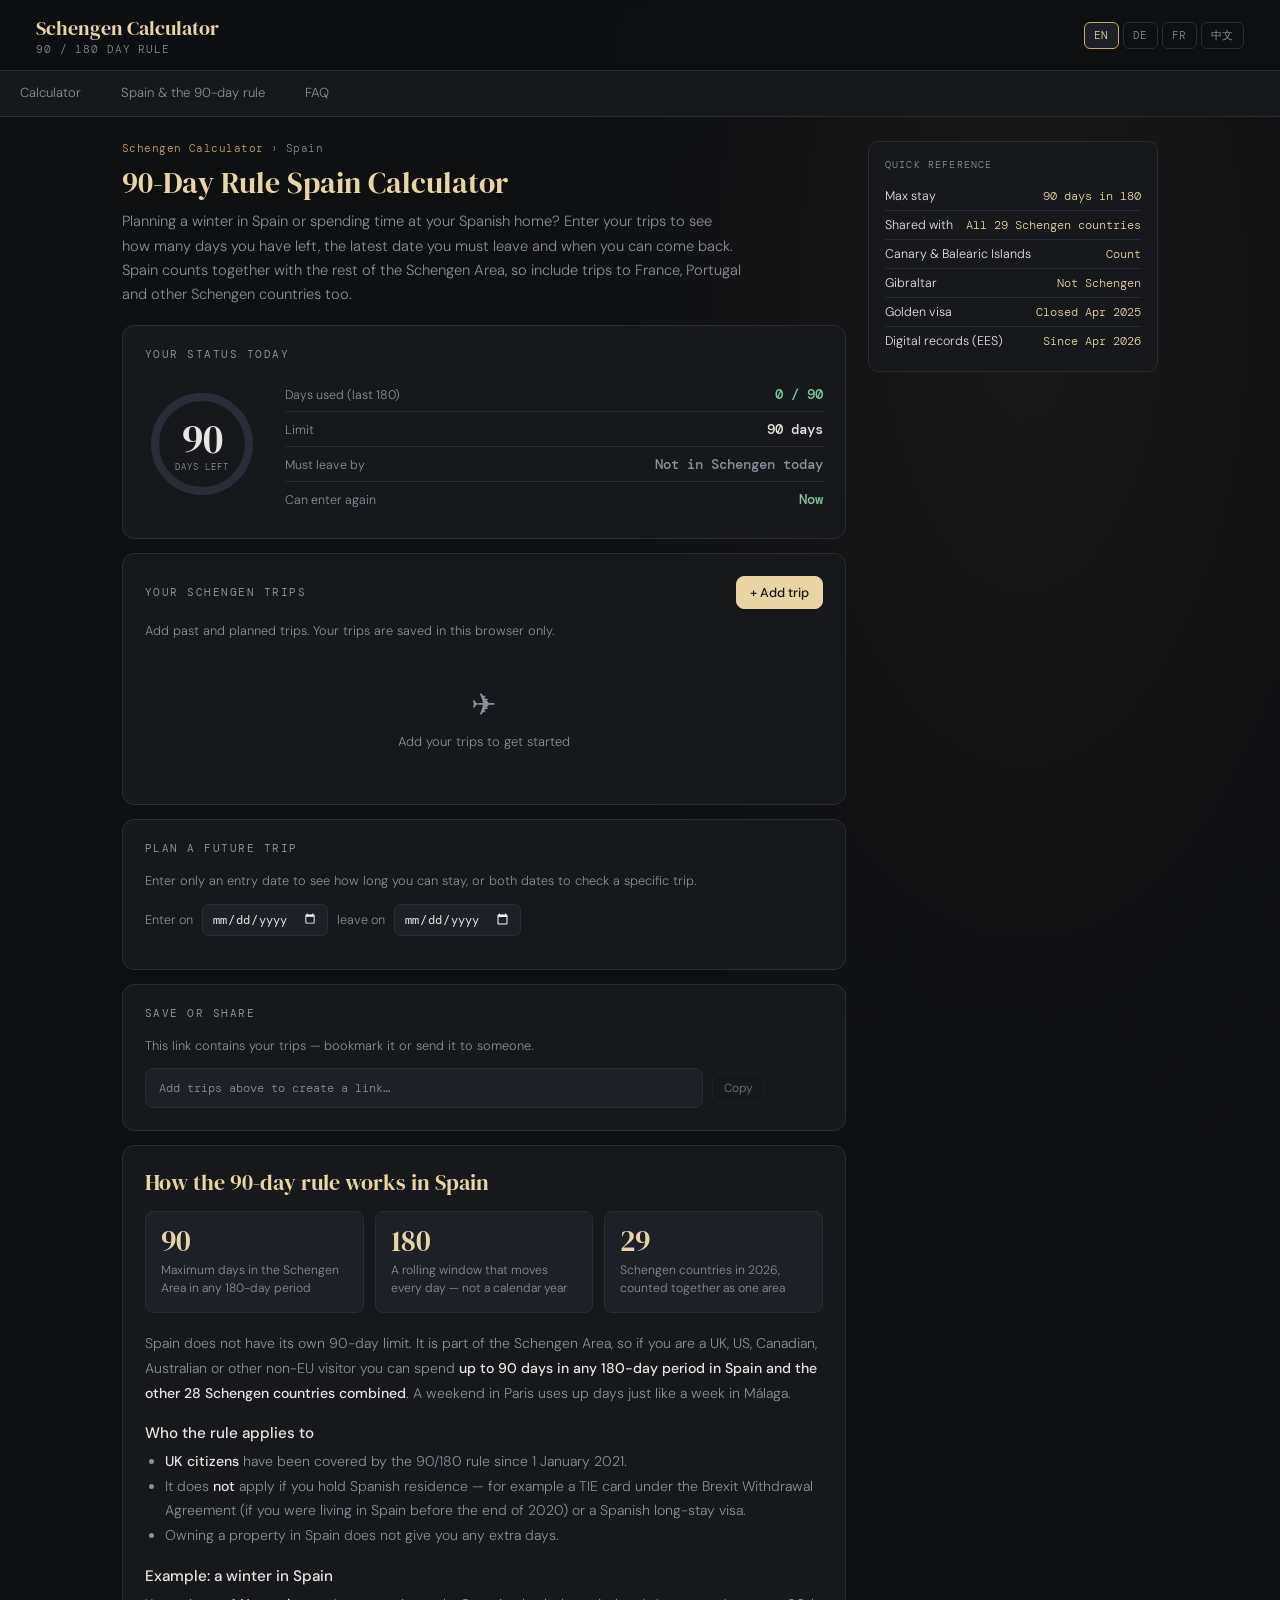
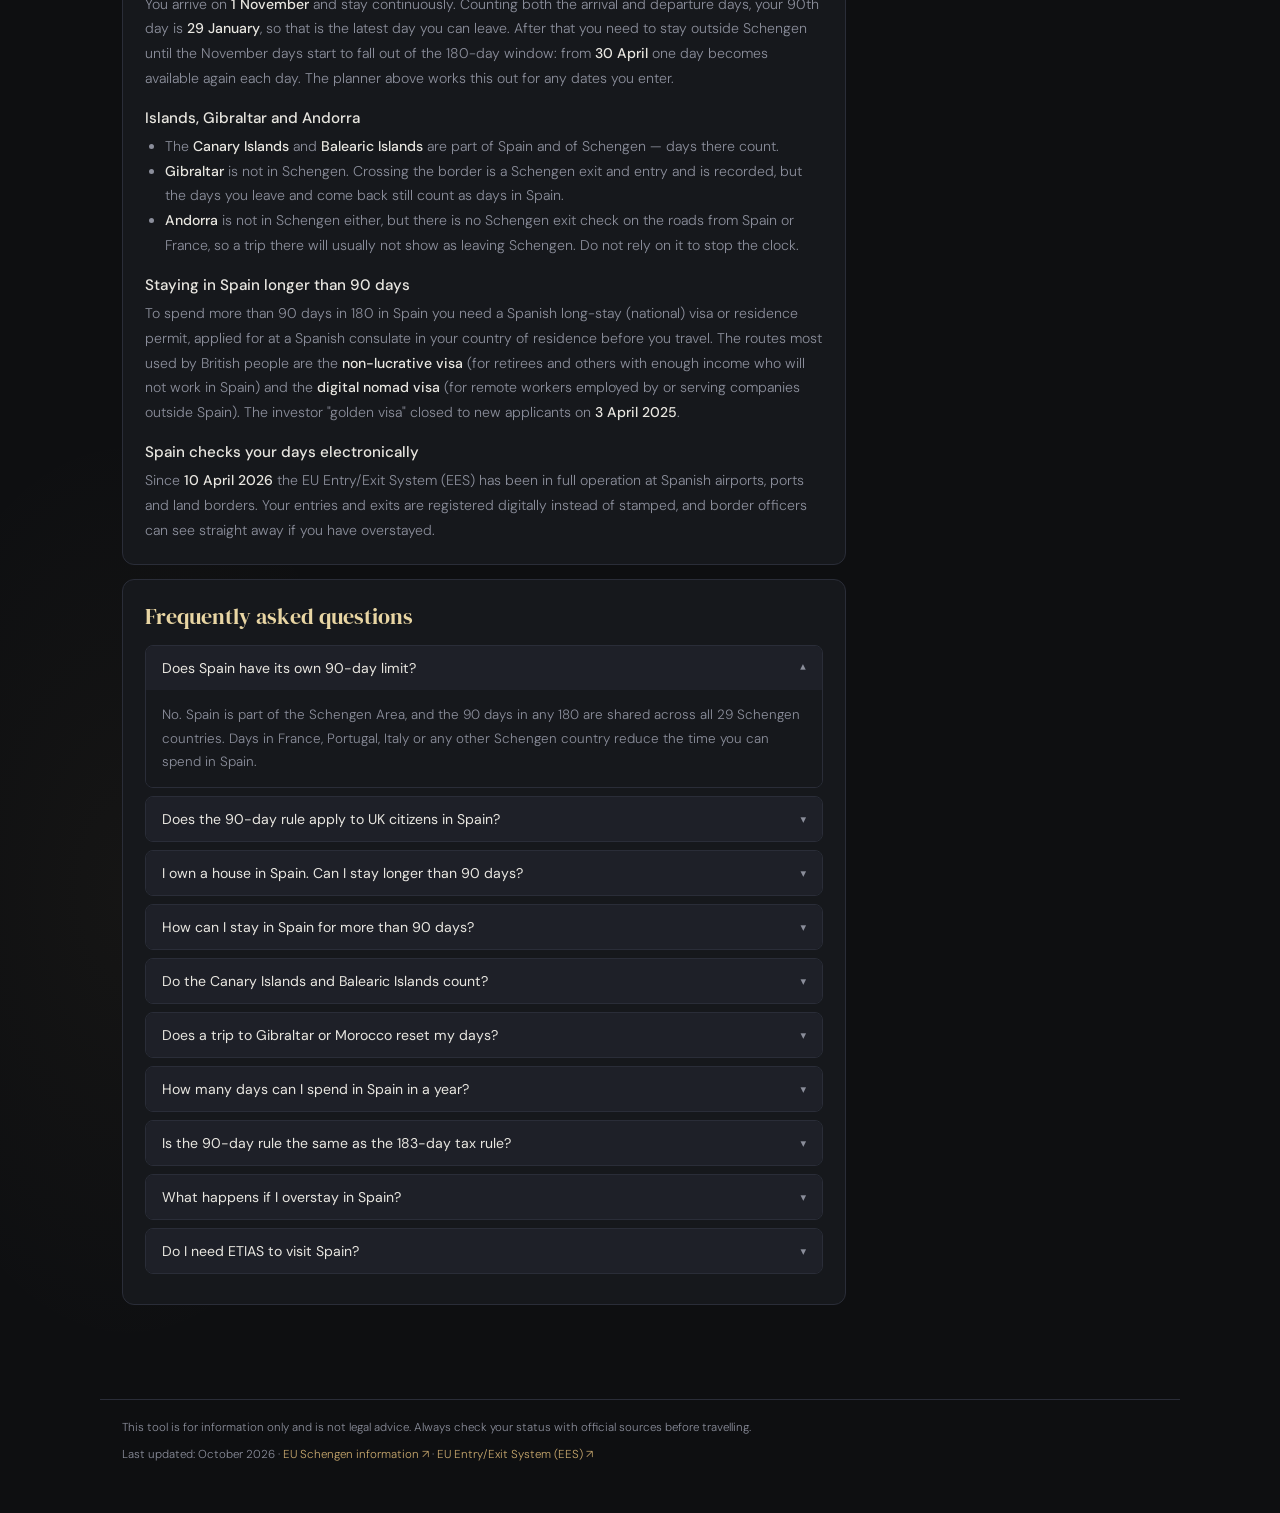
<file: spain/index.html>
<!DOCTYPE html>
<html lang="en">
<head>
<meta charset="UTF-8">
<meta name="viewport" content="width=device-width, initial-scale=1.0">
<title>90-Day Rule Spain Calculator — How Long Can You Stay? (2026)</title>
<meta name="description" content="Free 90-day rule calculator for Spain. See how many days you have left, your latest exit date and when you can return. For UK and other non-EU visitors, homeowners and snowbirds.">
<link rel="canonical" href="https://schengencalc.online/spain/">

<meta property="og:type" content="website">
<meta property="og:site_name" content="Schengen Calculator">
<meta property="og:title" content="90-Day Rule Spain Calculator">
<meta property="og:description" content="How long can you stay in Spain? Count your 90/180 days, find your exit date and plan your next trip.">
<meta property="og:url" content="https://schengencalc.online/spain/">
<meta property="og:locale" content="en_GB">
<meta name="twitter:card" content="summary">
<meta name="theme-color" content="#0e0f11">
<link rel="icon" href="../favicon.svg" type="image/svg+xml">
<link rel="preconnect" href="https://fonts.googleapis.com">
<link rel="preconnect" href="https://fonts.gstatic.com" crossorigin>
<link href="https://fonts.googleapis.com/css2?family=DM+Serif+Display&family=DM+Mono:wght@400;500&family=DM+Sans:wght@300;400;500&display=swap" rel="stylesheet">
<link rel="stylesheet" href="../assets/style.css?v=bfff62ac">
<script type="application/ld+json">[{"@context": "https://schema.org", "@type": "WebApplication", "name": "90-Day Rule Spain Calculator", "url": "https://schengencalc.online/spain/", "description": "Free 90-day rule calculator for Spain. See how many days you have left, your latest exit date and when you can return. For UK and other non-EU visitors, homeowners and snowbirds.", "inLanguage": "en", "applicationCategory": "TravelApplication", "operatingSystem": "Any", "isAccessibleForFree": true, "offers": {"@type": "Offer", "price": "0", "priceCurrency": "EUR"}}, {"@context": "https://schema.org", "@type": "FAQPage", "inLanguage": "en", "mainEntity": [{"@type": "Question", "name": "Does Spain have its own 90-day limit?", "acceptedAnswer": {"@type": "Answer", "text": "No. Spain is part of the Schengen Area, and the 90 days in any 180 are shared across all 29 Schengen countries. Days in France, Portugal, Italy or any other Schengen country reduce the time you can spend in Spain."}}, {"@type": "Question", "name": "Does the 90-day rule apply to UK citizens in Spain?", "acceptedAnswer": {"@type": "Answer", "text": "Yes. Since 1 January 2021 British passport holders visiting Spain are limited to 90 days in any 180-day period, unless they have Spanish residence (such as a TIE under the Withdrawal Agreement) or a Spanish long-stay visa."}}, {"@type": "Question", "name": "I own a house in Spain. Can I stay longer than 90 days?", "acceptedAnswer": {"@type": "Answer", "text": "Not on that basis. Property ownership does not give you a right to stay. To spend more than 90 days in 180 you need a long-stay visa or residence permit, such as the non-lucrative visa."}}, {"@type": "Question", "name": "How can I stay in Spain for more than 90 days?", "acceptedAnswer": {"@type": "Answer", "text": "Apply for a Spanish national (long-stay) visa at the Spanish consulate in your country of residence before you travel. Common options are the non-lucrative visa, the digital nomad visa, work, study and family visas. The golden visa closed to new applicants on 3 April 2025."}}, {"@type": "Question", "name": "Do the Canary Islands and Balearic Islands count?", "acceptedAnswer": {"@type": "Answer", "text": "Yes. Tenerife, Gran Canaria, Lanzarote, Mallorca, Ibiza and the other islands are part of Spain and the Schengen Area, so every day there counts towards your 90 days."}}, {"@type": "Question", "name": "Does a trip to Gibraltar or Morocco reset my days?", "acceptedAnswer": {"@type": "Answer", "text": "Nothing resets the count. Days spent entirely in Gibraltar or Morocco are outside Schengen and do not count, but the days you leave and re-enter Spain do count, and your earlier days stay in the 180-day window until they roll out."}}, {"@type": "Question", "name": "How many days can I spend in Spain in a year?", "acceptedAnswer": {"@type": "Answer", "text": "Without a visa, up to 90 days in any rolling 180-day period. In practice that means roughly half the year at most, and only if the days are spread so that no 180-day window ever contains more than 90 of them."}}, {"@type": "Question", "name": "Is the 90-day rule the same as the 183-day tax rule?", "acceptedAnswer": {"@type": "Answer", "text": "No. The 90/180 rule is about immigration. Spanish tax residence is a separate test, generally based on spending more than 183 days in Spain in a calendar year or having your main centre of interests there. Speak to a tax adviser about your situation."}}, {"@type": "Question", "name": "What happens if I overstay in Spain?", "acceptedAnswer": {"@type": "Answer", "text": "Overstaying can lead to a fine under Spanish immigration law, removal and an entry ban that covers the whole Schengen Area, and it can affect future visa applications. With the EES, overstays are detected automatically when you leave."}}, {"@type": "Question", "name": "Do I need ETIAS to visit Spain?", "acceptedAnswer": {"@type": "Answer", "text": "Not yet. ETIAS, the travel authorisation for visa-exempt visitors such as British travellers, is not in operation as of October 2026. The EU will announce the start date several months in advance. It will not change the 90/180 rule."}}]}, {"@context": "https://schema.org", "@type": "BreadcrumbList", "itemListElement": [{"@type": "ListItem", "position": 1, "name": "Schengen Calculator", "item": "https://schengencalc.online/"}, {"@type": "ListItem", "position": 2, "name": "Spain", "item": "https://schengencalc.online/spain/"}]}]</script>
</head>
<body>

<header>
  <div>
    <a class="brand" href="../">Schengen Calculator</a>
    <div class="subtitle">90 / 180 Day Rule</div>
  </div>
  <div class="header-right">
    <nav class="lang-switcher" aria-label="Language"><a class="lang-btn active" href="../" hreflang="en" lang="en">EN</a><a class="lang-btn" href="../de/" hreflang="de" lang="de">DE</a><a class="lang-btn" href="../fr/" hreflang="fr" lang="fr">FR</a><a class="lang-btn" href="../zh/" hreflang="zh" lang="zh-CN">中文</a></nav>
  </div>
</header>

<nav class="section-nav">
  <a href="#calculator">Calculator</a>
  <a href="#rule">Spain &amp; the 90-day rule</a>
  <a href="#faq">FAQ</a>
</nav>

<div class="page-wrap">
<main class="main-col">

  <nav class="breadcrumb" aria-label="Breadcrumb"><a href="../">Schengen Calculator</a> › Spain</nav>
  <div class="hero">
    <h1>90-Day Rule Spain Calculator</h1>
    <p>Planning a winter in Spain or spending time at your Spanish home? Enter your trips to see how many days you have left, the latest date you must leave and when you can come back. Spain counts together with the rest of the Schengen Area, so include trips to France, Portugal and other Schengen countries too.</p>
  </div>

  <section id="calculator">
  <div class="card">
    <h2 class="card-title">Your status today</h2>
    <div class="result-block">
      <div class="ring-wrap">
        <svg class="ring-svg" width="114" height="114" viewBox="0 0 114 114" aria-hidden="true">
          <circle class="ring-track" cx="57" cy="57" r="47"/>
          <circle class="ring-fill" id="ringFill" cx="57" cy="57" r="47" stroke-dasharray="295" stroke-dashoffset="295" stroke="var(--ok)"/>
        </svg>
        <div class="ring-center">
          <div class="ring-days" id="daysLeft">90</div>
          <div class="ring-label">days left</div>
        </div>
      </div>
      <div class="result-stats">
        <div class="stat-row"><span class="stat-label" data-tip="Days spent in Schengen in the 180 days ending today">Days used (last 180)</span><span class="stat-value" id="daysUsed">0 / 90</span></div>
        <div class="stat-row"><span class="stat-label">Limit</span><span class="stat-value">90 days</span></div>
        <div class="stat-row"><span class="stat-label" data-tip="Latest exit date if you are in Schengen now and stay continuously">Must leave by</span><span class="stat-value" id="mustExit">—</span></div>
        <div class="stat-row"><span class="stat-label" data-tip="Earliest day you can be in Schengen again without overstaying">Can enter again</span><span class="stat-value" id="reentry">—</span></div>
      </div>
    </div>
    <div class="alert alert-ok" id="alertOk">✓ You are within the limit.</div>
    <div class="alert alert-warn" id="alertWarn">⚠ You are close to the 90-day limit — plan your exit.</div>
    <div class="alert alert-danger" id="alertDanger" role="alert">✕ Overstay: you are over the 90-day limit. Seek advice and leave as soon as possible.</div>
  </div>

  <div class="card">
    <div class="trips-header">
      <h2 class="card-title" style="margin-bottom:0">Your Schengen trips</h2>
      <button class="btn btn-accent" type="button" id="addTrip">+ Add trip</button>
    </div>
    <p class="small-note">Add past and planned trips. Your trips are saved in this browser only.</p>
    <div class="trips-list" id="tripsList">
      <div class="empty-state"><div class="big">✈</div><span>Add your trips to get started</span></div>
    </div>
  </div>

  <div class="card" id="timelineCard" style="display:none">
    <h2 class="card-title">Last 180 days</h2>
    <div class="timeline" id="timeline"></div>
    <div class="timeline-axis"><span id="axisStart"></span><span id="axisEnd"></span></div>
    <div class="timeline-legend">
      <div class="legend-item"><div class="legend-dot" style="background:var(--ok)"></div>In Schengen</div>
      <div class="legend-item"><div class="legend-dot" style="background:rgba(232,213,163,.55)"></div>Today</div>
    </div>
  </div>

  <div class="card">
    <h2 class="card-title">Plan a future trip</h2>
    <p class="small-note">Enter only an entry date to see how long you can stay, or both dates to check a specific trip.</p>
    <div class="proj-row">
      <label for="projEntry">Enter on</label>
      <input type="date" id="projEntry">
      <label for="projExit">leave on</label>
      <input type="date" id="projExit">
    </div>
    <div class="proj-result" id="projResult" aria-live="polite"></div>
  </div>

  <div class="card">
    <h2 class="card-title">Save or share</h2>
    <p class="small-note">This link contains your trips — bookmark it or send it to someone.</p>
    <div class="share-box">
      <div class="share-url" id="shareUrl">Add trips above to create a link…</div>
      <button class="btn btn-sm" type="button" id="copyBtn" disabled>Copy</button>
      <span class="copy-toast" id="copyToast">Copied!</span>
    </div>
  </div>
  </section>

  <section class="card prose" id="rule">
    <h2>How the 90-day rule works in Spain</h2>
    <div class="info-grid" style="margin-bottom:18px">
      <div class="info-item"><div class="num">90</div><div class="desc">Maximum days in the Schengen Area in any 180-day period</div></div>
      <div class="info-item"><div class="num">180</div><div class="desc">A rolling window that moves every day — not a calendar year</div></div>
      <div class="info-item"><div class="num">29</div><div class="desc">Schengen countries in 2026, counted together as one area</div></div>
    </div>
    
<p>Spain does not have its own 90-day limit. It is part of the Schengen Area, so if you are a UK, US, Canadian, Australian or other non-EU visitor you can spend <strong>up to 90 days in any 180-day period in Spain and the other 28 Schengen countries combined</strong>. A weekend in Paris uses up days just like a week in Málaga.</p>
<h3>Who the rule applies to</h3>
<ul>
<li><strong>UK citizens</strong> have been covered by the 90/180 rule since 1 January 2021.</li>
<li>It does <strong>not</strong> apply if you hold Spanish residence — for example a TIE card under the Brexit Withdrawal Agreement (if you were living in Spain before the end of 2020) or a Spanish long-stay visa.</li>
<li>Owning a property in Spain does not give you any extra days.</li>
</ul>
<h3>Example: a winter in Spain</h3>
<p>You arrive on <strong>1 November</strong> and stay continuously. Counting both the arrival and departure days, your 90th day is <strong>29 January</strong>, so that is the latest day you can leave. After that you need to stay outside Schengen until the November days start to fall out of the 180-day window: from <strong>30 April</strong> one day becomes available again each day. The planner above works this out for any dates you enter.</p>
<h3>Islands, Gibraltar and Andorra</h3>
<ul>
<li>The <strong>Canary Islands</strong> and <strong>Balearic Islands</strong> are part of Spain and of Schengen — days there count.</li>
<li><strong>Gibraltar</strong> is not in Schengen. Crossing the border is a Schengen exit and entry and is recorded, but the days you leave and come back still count as days in Spain.</li>
<li><strong>Andorra</strong> is not in Schengen either, but there is no Schengen exit check on the roads from Spain or France, so a trip there will usually not show as leaving Schengen. Do not rely on it to stop the clock.</li>
</ul>
<h3>Staying in Spain longer than 90 days</h3>
<p>To spend more than 90 days in 180 in Spain you need a Spanish long-stay (national) visa or residence permit, applied for at a Spanish consulate in your country of residence before you travel. The routes most used by British people are the <strong>non-lucrative visa</strong> (for retirees and others with enough income who will not work in Spain) and the <strong>digital nomad visa</strong> (for remote workers employed by or serving companies outside Spain). The investor "golden visa" closed to new applicants on <strong>3 April 2025</strong>.</p>
<h3>Spain checks your days electronically</h3>
<p>Since <strong>10 April 2026</strong> the EU Entry/Exit System (EES) has been in full operation at Spanish airports, ports and land borders. Your entries and exits are registered digitally instead of stamped, and border officers can see straight away if you have overstayed.</p>

  </section>




  <section class="card" id="faq">
    <h2>Frequently asked questions</h2>
    <details class="faq-item" open><summary><h3>Does Spain have its own 90-day limit?</h3></summary><div class="faq-a">No. Spain is part of the Schengen Area, and the 90 days in any 180 are shared across all 29 Schengen countries. Days in France, Portugal, Italy or any other Schengen country reduce the time you can spend in Spain.</div></details>
<details class="faq-item"><summary><h3>Does the 90-day rule apply to UK citizens in Spain?</h3></summary><div class="faq-a">Yes. Since 1 January 2021 British passport holders visiting Spain are limited to 90 days in any 180-day period, unless they have Spanish residence (such as a TIE under the Withdrawal Agreement) or a Spanish long-stay visa.</div></details>
<details class="faq-item"><summary><h3>I own a house in Spain. Can I stay longer than 90 days?</h3></summary><div class="faq-a">Not on that basis. Property ownership does not give you a right to stay. To spend more than 90 days in 180 you need a long-stay visa or residence permit, such as the non-lucrative visa.</div></details>
<details class="faq-item"><summary><h3>How can I stay in Spain for more than 90 days?</h3></summary><div class="faq-a">Apply for a Spanish national (long-stay) visa at the Spanish consulate in your country of residence before you travel. Common options are the non-lucrative visa, the digital nomad visa, work, study and family visas. The golden visa closed to new applicants on 3 April 2025.</div></details>
<details class="faq-item"><summary><h3>Do the Canary Islands and Balearic Islands count?</h3></summary><div class="faq-a">Yes. Tenerife, Gran Canaria, Lanzarote, Mallorca, Ibiza and the other islands are part of Spain and the Schengen Area, so every day there counts towards your 90 days.</div></details>
<details class="faq-item"><summary><h3>Does a trip to Gibraltar or Morocco reset my days?</h3></summary><div class="faq-a">Nothing resets the count. Days spent entirely in Gibraltar or Morocco are outside Schengen and do not count, but the days you leave and re-enter Spain do count, and your earlier days stay in the 180-day window until they roll out.</div></details>
<details class="faq-item"><summary><h3>How many days can I spend in Spain in a year?</h3></summary><div class="faq-a">Without a visa, up to 90 days in any rolling 180-day period. In practice that means roughly half the year at most, and only if the days are spread so that no 180-day window ever contains more than 90 of them.</div></details>
<details class="faq-item"><summary><h3>Is the 90-day rule the same as the 183-day tax rule?</h3></summary><div class="faq-a">No. The 90/180 rule is about immigration. Spanish tax residence is a separate test, generally based on spending more than 183 days in Spain in a calendar year or having your main centre of interests there. Speak to a tax adviser about your situation.</div></details>
<details class="faq-item"><summary><h3>What happens if I overstay in Spain?</h3></summary><div class="faq-a">Overstaying can lead to a fine under Spanish immigration law, removal and an entry ban that covers the whole Schengen Area, and it can affect future visa applications. With the EES, overstays are detected automatically when you leave.</div></details>
<details class="faq-item"><summary><h3>Do I need ETIAS to visit Spain?</h3></summary><div class="faq-a">Not yet. ETIAS, the travel authorisation for visa-exempt visitors such as British travellers, is not in operation as of October 2026. The EU will announce the start date several months in advance. It will not change the 90/180 rule.</div></details>
  </section>

</main>

<aside class="side-col">
  <div class="side-sticky">
    <div class="side-card">
      <div class="side-card-title">Quick reference</div>
      <div class="qf"><span>Max stay</span><span class="qf-val">90 days in 180</span></div><div class="qf"><span>Shared with</span><span class="qf-val">All 29 Schengen countries</span></div><div class="qf"><span>Canary &amp; Balearic Islands</span><span class="qf-val">Count</span></div><div class="qf"><span>Gibraltar</span><span class="qf-val">Not Schengen</span></div><div class="qf"><span>Golden visa</span><span class="qf-val">Closed Apr 2025</span></div><div class="qf"><span>Digital records (EES)</span><span class="qf-val">Since Apr 2026</span></div>
    </div>
  </div>
</aside>
</div>

<footer>
  <p>This tool is for information only and is not legal advice. Always check your status with official sources before travelling.</p>
  <p>Last updated: October 2026 · <a href="https://home-affairs.ec.europa.eu/policies/schengen-borders-and-visa/schengen-area_en" target="_blank" rel="noopener">EU Schengen information ↗</a> · <a href="https://travel-europe.europa.eu/ees_en" target="_blank" rel="noopener">EU Entry/Exit System (EES) ↗</a></p>
</footer>

<script>window.SC={"lang": "spain", "locale": "en-GB", "t": {"label_entry": "Entry date", "label_exit": "Exit date", "empty_trips": "Add your trips to get started", "ds": "d", "now_lbl": "Now", "leave_now": "Leave now", "not_inside": "Not in Schengen today", "remove": "Remove trip", "msg_overlap": "Overlaps another trip — overlapping days are counted once", "msg_over": "Over the limit by {n} days (from {date})", "msg_future": "Planned trip — included in the check", "proj_ok": "✓ This trip stays within the 90/180 rule.", "proj_over": "✕ This trip would exceed the limit by {n} days.", "proj_maxstay": "✓ You can stay until {date} ({n} days).", "proj_none": "✕ You cannot enter on this date without exceeding the limit.", "proj_dur": "Length", "proj_max": "Peak count", "proj_rem": "Spare", "share_ph": "Add trips above to create a link…"}, "langPaths": {"en": "../", "de": "../de/", "fr": "../fr/", "zh": "../zh/"}};</script>
<script src="../assets/app.js?v=87588456" defer></script>
</body>
</html>
</file>
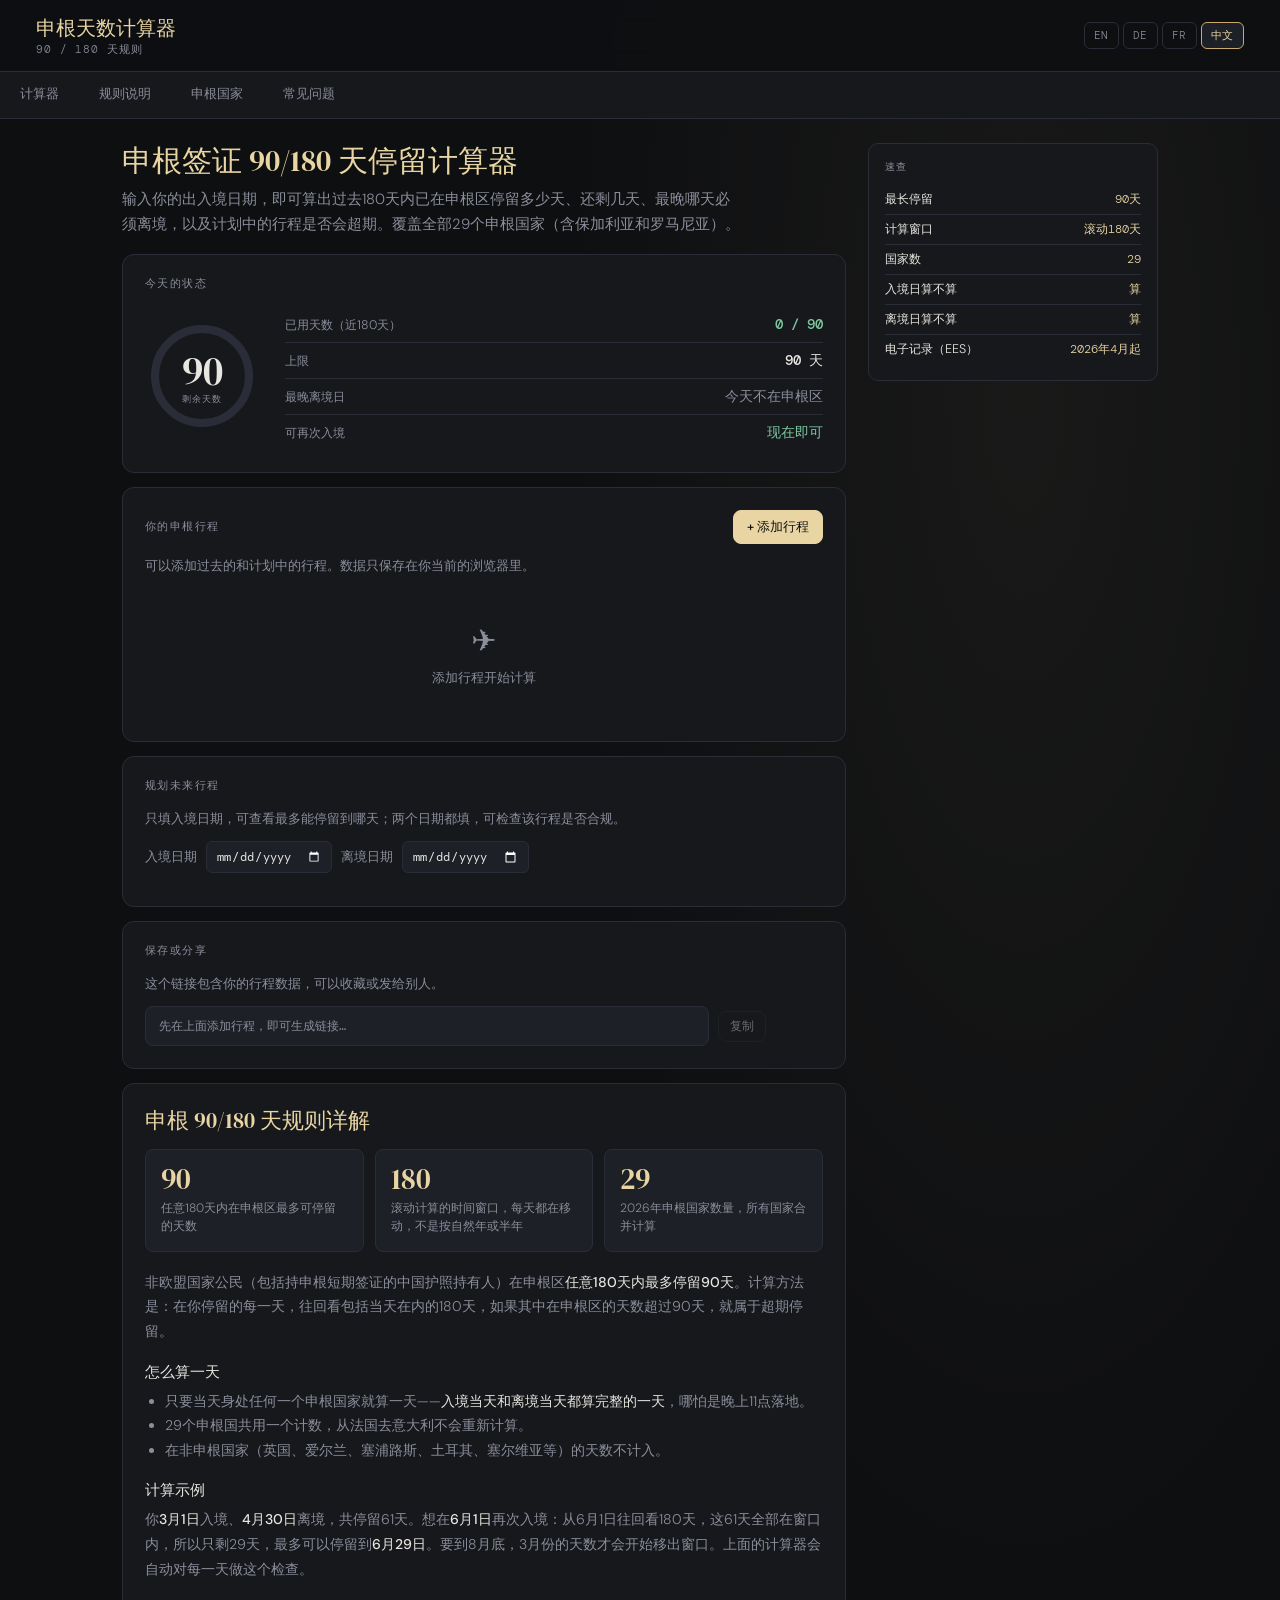
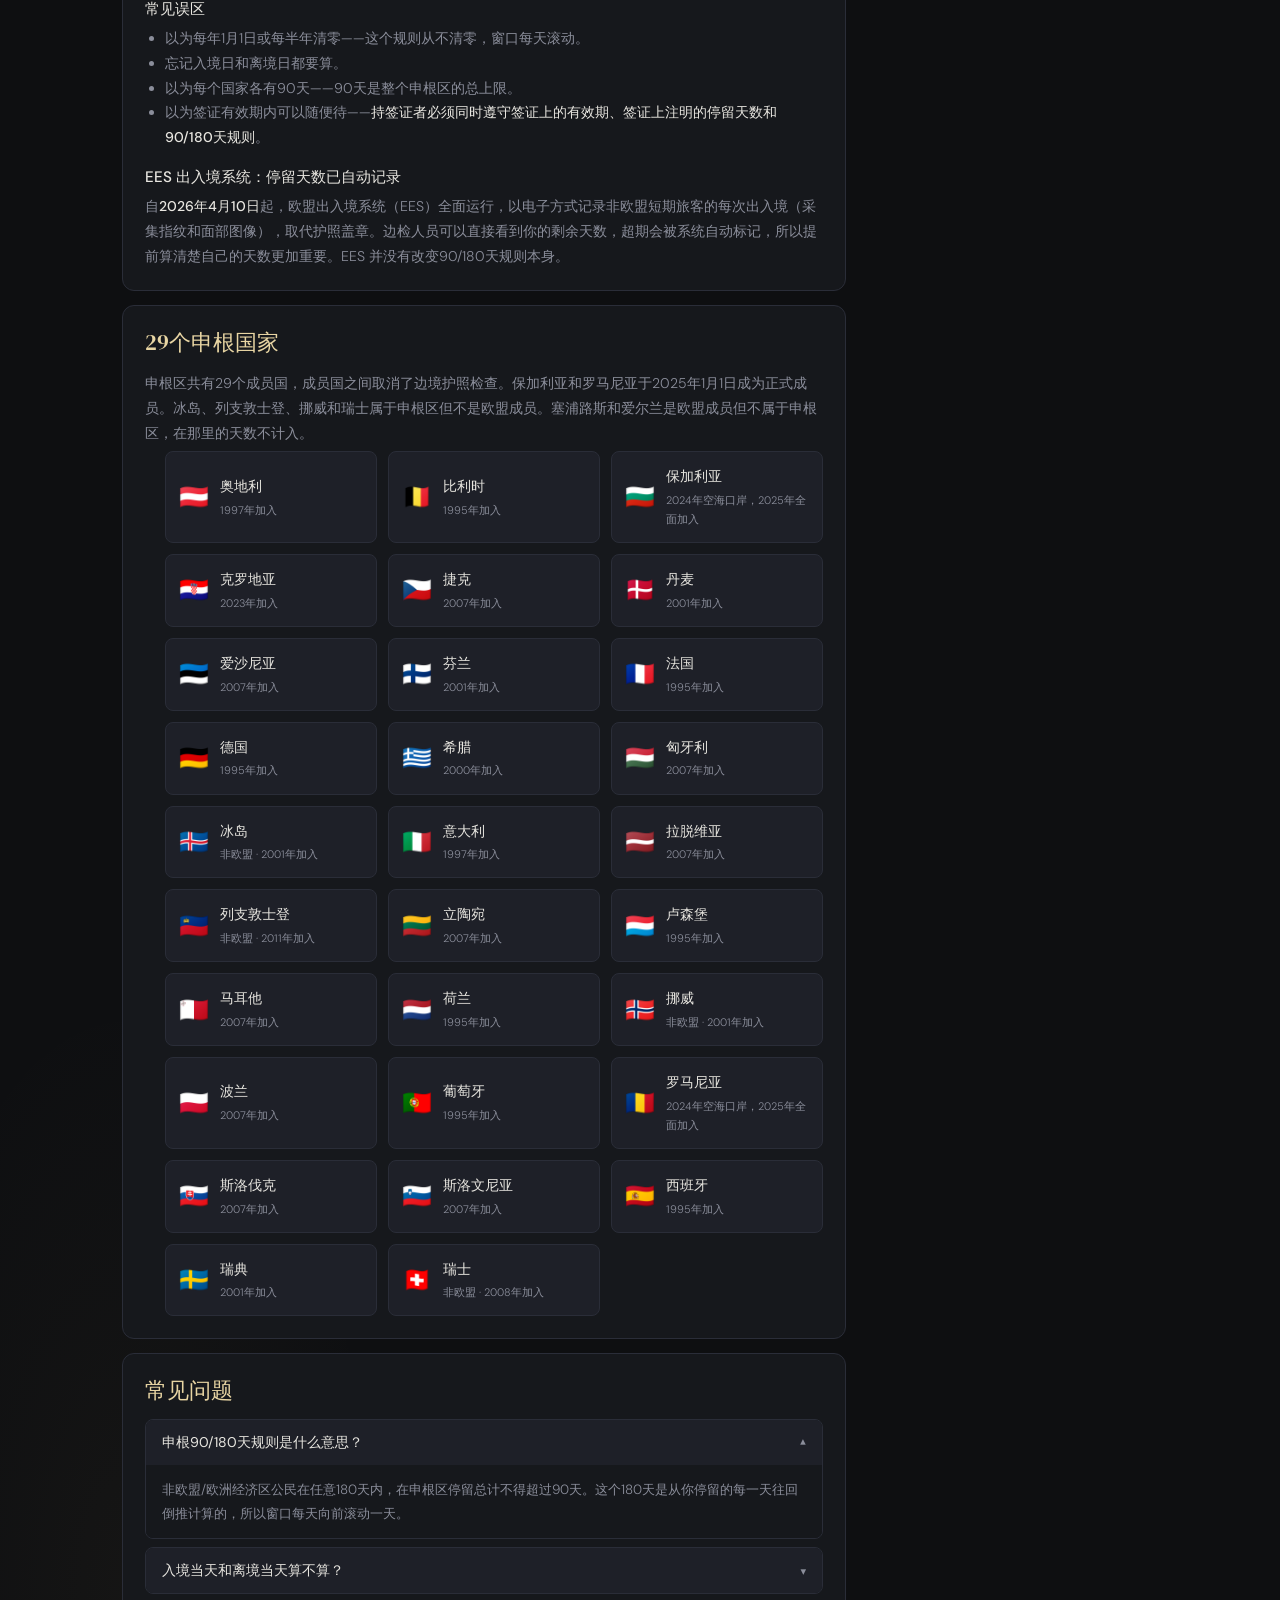
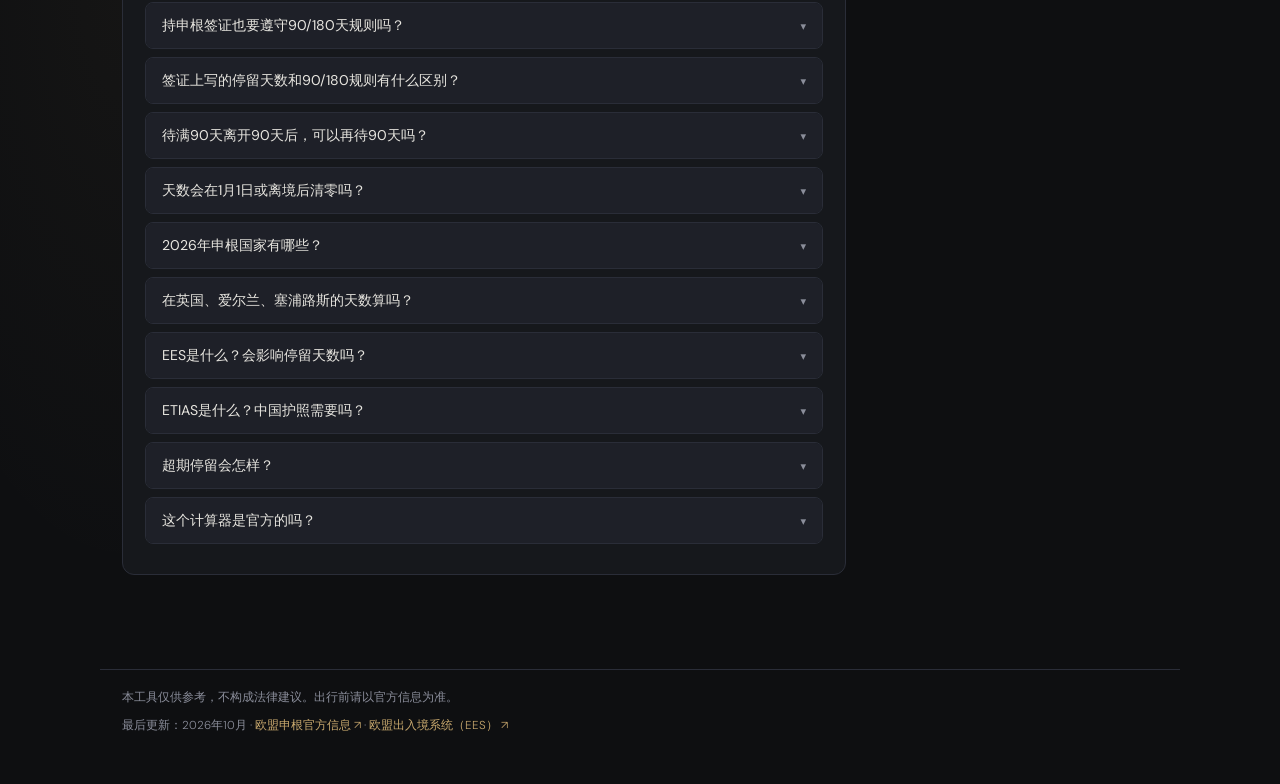
<file: zh/index.html>
<!DOCTYPE html>
<html lang="zh-CN">
<head>
<meta charset="UTF-8">
<meta name="viewport" content="width=device-width, initial-scale=1.0">
<title>申根签证停留天数计算器 — 90/180天规则在线计算（2026，29国）</title>
<meta name="description" content="免费申根90/180天计算器：输入出入境日期，自动计算已用天数、最晚离境日和下次可入境日期，并检查未来行程是否超期。已更新至29个申根国及EES出入境系统。">
<link rel="canonical" href="https://schengencalc.online/zh/">
<link rel="alternate" hreflang="en" href="https://schengencalc.online/">
<link rel="alternate" hreflang="de" href="https://schengencalc.online/de/">
<link rel="alternate" hreflang="fr" href="https://schengencalc.online/fr/">
<link rel="alternate" hreflang="zh" href="https://schengencalc.online/zh/">
<link rel="alternate" hreflang="x-default" href="https://schengencalc.online/">
<meta property="og:type" content="website">
<meta property="og:site_name" content="申根天数计算器">
<meta property="og:title" content="申根签证 90/180 天停留计算器">
<meta property="og:description" content="输入出入境日期，自动算出申根剩余天数、最晚离境日，检查行程是否超期。免费，无需注册。">
<meta property="og:url" content="https://schengencalc.online/zh/">
<meta property="og:locale" content="zh_CN">
<meta name="twitter:card" content="summary">
<meta name="theme-color" content="#0e0f11">
<link rel="icon" href="../favicon.svg" type="image/svg+xml">
<link rel="preconnect" href="https://fonts.googleapis.com">
<link rel="preconnect" href="https://fonts.gstatic.com" crossorigin>
<link href="https://fonts.googleapis.com/css2?family=DM+Serif+Display&family=DM+Mono:wght@400;500&family=DM+Sans:wght@300;400;500&display=swap" rel="stylesheet">
<link rel="stylesheet" href="../assets/style.css?v=bfff62ac">
<script type="application/ld+json">[{"@context": "https://schema.org", "@type": "WebApplication", "name": "申根签证 90/180 天停留计算器", "url": "https://schengencalc.online/zh/", "description": "免费申根90/180天计算器：输入出入境日期，自动计算已用天数、最晚离境日和下次可入境日期，并检查未来行程是否超期。已更新至29个申根国及EES出入境系统。", "inLanguage": "zh-CN", "applicationCategory": "TravelApplication", "operatingSystem": "Any", "isAccessibleForFree": true, "offers": {"@type": "Offer", "price": "0", "priceCurrency": "EUR"}}, {"@context": "https://schema.org", "@type": "FAQPage", "inLanguage": "zh-CN", "mainEntity": [{"@type": "Question", "name": "申根90/180天规则是什么意思？", "acceptedAnswer": {"@type": "Answer", "text": "非欧盟/欧洲经济区公民在任意180天内，在申根区停留总计不得超过90天。这个180天是从你停留的每一天往回倒推计算的，所以窗口每天向前滚动一天。"}}, {"@type": "Question", "name": "入境当天和离境当天算不算？", "acceptedAnswer": {"@type": "Answer", "text": "都算。入境日和离境日都按完整一天计算，与过境的具体时间无关。当天往返也算一天。"}}, {"@type": "Question", "name": "持申根签证也要遵守90/180天规则吗？", "acceptedAnswer": {"@type": "Answer", "text": "要。你必须同时满足三个条件：在签证有效期内、不超过签证上注明的停留天数（Duration of stay）、并且符合90/180天规则。即使是多年多次往返签证，任意180天内也最多只能停留90天。"}}, {"@type": "Question", "name": "签证上写的停留天数和90/180规则有什么区别？", "acceptedAnswer": {"@type": "Answer", "text": "签证贴纸上的“停留天数”是这张签证允许的总天数上限，90/180天规则是滚动窗口的上限，两者要同时遵守，以先达到的那个为准。"}}, {"@type": "Question", "name": "待满90天离开90天后，可以再待90天吗？", "acceptedAnswer": {"@type": "Answer", "text": "可以。如果你连续停留90天后在申根区外待满90天，之前的天数就全部移出了180天窗口，可以重新停留90天。离开时间较短的话，只有已经移出窗口的天数才会被释放。"}}, {"@type": "Question", "name": "天数会在1月1日或离境后清零吗？", "acceptedAnswer": {"@type": "Answer", "text": "不会。没有任何清零日期。窗口永远是“被检查那一天往前的180天”，离开申根区只是让旧的天数随时间移出窗口。"}}, {"@type": "Question", "name": "2026年申根国家有哪些？", "acceptedAnswer": {"@type": "Answer", "text": "奥地利、比利时、保加利亚、克罗地亚、捷克、丹麦、爱沙尼亚、芬兰、法国、德国、希腊、匈牙利、冰岛、意大利、拉脱维亚、列支敦士登、立陶宛、卢森堡、马耳他、荷兰、挪威、波兰、葡萄牙、罗马尼亚、斯洛伐克、斯洛文尼亚、西班牙、瑞典、瑞士，共29个国家。"}}, {"@type": "Question", "name": "在英国、爱尔兰、塞浦路斯的天数算吗？", "acceptedAnswer": {"@type": "Answer", "text": "不算。英国、爱尔兰和塞浦路斯都不属于申根区，土耳其、塞尔维亚、黑山、阿尔巴尼亚等国也不是。在这些国家的天数不计入90天。"}}, {"@type": "Question", "name": "EES是什么？会影响停留天数吗？", "acceptedAnswer": {"@type": "Answer", "text": "出入境系统（EES）于2026年4月10日全面运行，用指纹和面部图像代替护照盖章，自动记录出入境并计算已用天数。90/180天规则本身没有变化，但超期会被系统自动发现。"}}, {"@type": "Question", "name": "ETIAS是什么？中国护照需要吗？", "acceptedAnswer": {"@type": "Answer", "text": "ETIAS是给免签国家旅客的旅行授权。中国护照需要申请申根签证，不适用ETIAS。截至2026年10月ETIAS尚未启用，欧盟会提前数月公布启用日期。"}}, {"@type": "Question", "name": "超期停留会怎样？", "acceptedAnswer": {"@type": "Answer", "text": "可能面临罚款、遣返、入境禁令，并影响以后的签证申请。EES启用后，离境时超期会被自动记录。"}}, {"@type": "Question", "name": "这个计算器是官方的吗？", "acceptedAnswer": {"@type": "Answer", "text": "不是。它根据你输入的日期按标准90/180天规则计算，仅供参考。最终以边检和使领馆的判断为准。"}}]}]</script>
</head>
<body>

<header>
  <div>
    <a class="brand" href="../zh/">申根天数计算器</a>
    <div class="subtitle">90 / 180 天规则</div>
  </div>
  <div class="header-right">
    <nav class="lang-switcher" aria-label="Language"><a class="lang-btn" href="../" hreflang="en" lang="en">EN</a><a class="lang-btn" href="../de/" hreflang="de" lang="de">DE</a><a class="lang-btn" href="../fr/" hreflang="fr" lang="fr">FR</a><a class="lang-btn active" href="../zh/" hreflang="zh" lang="zh-CN" aria-current="page">中文</a></nav>
  </div>
</header>

<nav class="section-nav">
  <a href="#calculator">计算器</a>
  <a href="#rule">规则说明</a>
  <a href="#countries">申根国家</a>
  <a href="#faq">常见问题</a>
</nav>

<div class="page-wrap">
<main class="main-col">


  <div class="hero">
    <h1>申根签证 90/180 天停留计算器</h1>
    <p>输入你的出入境日期，即可算出过去180天内已在申根区停留多少天、还剩几天、最晚哪天必须离境，以及计划中的行程是否会超期。覆盖全部29个申根国家（含保加利亚和罗马尼亚）。</p>
  </div>

  <section id="calculator">
  <div class="card">
    <h2 class="card-title">今天的状态</h2>
    <div class="result-block">
      <div class="ring-wrap">
        <svg class="ring-svg" width="114" height="114" viewBox="0 0 114 114" aria-hidden="true">
          <circle class="ring-track" cx="57" cy="57" r="47"/>
          <circle class="ring-fill" id="ringFill" cx="57" cy="57" r="47" stroke-dasharray="295" stroke-dashoffset="295" stroke="var(--ok)"/>
        </svg>
        <div class="ring-center">
          <div class="ring-days" id="daysLeft">90</div>
          <div class="ring-label">剩余天数</div>
        </div>
      </div>
      <div class="result-stats">
        <div class="stat-row"><span class="stat-label" data-tip="截至今天的180天内在申根区停留的天数">已用天数（近180天）</span><span class="stat-value" id="daysUsed">0 / 90</span></div>
        <div class="stat-row"><span class="stat-label">上限</span><span class="stat-value">90 天</span></div>
        <div class="stat-row"><span class="stat-label" data-tip="如果你今天在申根区并连续停留，最晚必须离开的日期">最晚离境日</span><span class="stat-value" id="mustExit">—</span></div>
        <div class="stat-row"><span class="stat-label" data-tip="不超期的前提下，最早可以再次进入申根区的日期">可再次入境</span><span class="stat-value" id="reentry">—</span></div>
      </div>
    </div>
    <div class="alert alert-ok" id="alertOk">✓ 目前未超过停留上限。</div>
    <div class="alert alert-warn" id="alertWarn">⚠ 即将达到90天上限，请尽快安排离境。</div>
    <div class="alert alert-danger" id="alertDanger" role="alert">✕ 已超期停留：超过了90天上限，请尽快离境并咨询相关机构。</div>
  </div>

  <div class="card">
    <div class="trips-header">
      <h2 class="card-title" style="margin-bottom:0">你的申根行程</h2>
      <button class="btn btn-accent" type="button" id="addTrip">+ 添加行程</button>
    </div>
    <p class="small-note">可以添加过去的和计划中的行程。数据只保存在你当前的浏览器里。</p>
    <div class="trips-list" id="tripsList">
      <div class="empty-state"><div class="big">✈</div><span>添加行程开始计算</span></div>
    </div>
  </div>

  <div class="card" id="timelineCard" style="display:none">
    <h2 class="card-title">最近180天</h2>
    <div class="timeline" id="timeline"></div>
    <div class="timeline-axis"><span id="axisStart"></span><span id="axisEnd"></span></div>
    <div class="timeline-legend">
      <div class="legend-item"><div class="legend-dot" style="background:var(--ok)"></div>在申根区</div>
      <div class="legend-item"><div class="legend-dot" style="background:rgba(232,213,163,.55)"></div>今天</div>
    </div>
  </div>

  <div class="card">
    <h2 class="card-title">规划未来行程</h2>
    <p class="small-note">只填入境日期，可查看最多能停留到哪天；两个日期都填，可检查该行程是否合规。</p>
    <div class="proj-row">
      <label for="projEntry">入境日期</label>
      <input type="date" id="projEntry">
      <label for="projExit">离境日期</label>
      <input type="date" id="projExit">
    </div>
    <div class="proj-result" id="projResult" aria-live="polite"></div>
  </div>

  <div class="card">
    <h2 class="card-title">保存或分享</h2>
    <p class="small-note">这个链接包含你的行程数据，可以收藏或发给别人。</p>
    <div class="share-box">
      <div class="share-url" id="shareUrl">先在上面添加行程，即可生成链接…</div>
      <button class="btn btn-sm" type="button" id="copyBtn" disabled>复制</button>
      <span class="copy-toast" id="copyToast">已复制！</span>
    </div>
  </div>
  </section>

  <section class="card prose" id="rule">
    <h2>申根 90/180 天规则详解</h2>
    <div class="info-grid" style="margin-bottom:18px">
      <div class="info-item"><div class="num">90</div><div class="desc">任意180天内在申根区最多可停留的天数</div></div>
      <div class="info-item"><div class="num">180</div><div class="desc">滚动计算的时间窗口，每天都在移动，不是按自然年或半年</div></div>
      <div class="info-item"><div class="num">29</div><div class="desc">2026年申根国家数量，所有国家合并计算</div></div>
    </div>
    
<p>非欧盟国家公民（包括持申根短期签证的中国护照持有人）在申根区<strong>任意180天内最多停留90天</strong>。计算方法是：在你停留的每一天，往回看包括当天在内的180天，如果其中在申根区的天数超过90天，就属于超期停留。</p>
<h3>怎么算一天</h3>
<ul>
<li>只要当天身处任何一个申根国家就算一天——<strong>入境当天和离境当天都算完整的一天</strong>，哪怕是晚上11点落地。</li>
<li>29个申根国共用一个计数，从法国去意大利不会重新计算。</li>
<li>在非申根国家（英国、爱尔兰、塞浦路斯、土耳其、塞尔维亚等）的天数不计入。</li>
</ul>
<h3>计算示例</h3>
<p>你<strong>3月1日</strong>入境、<strong>4月30日</strong>离境，共停留61天。想在<strong>6月1日</strong>再次入境：从6月1日往回看180天，这61天全部在窗口内，所以只剩29天，最多可以停留到<strong>6月29日</strong>。要到8月底，3月份的天数才会开始移出窗口。上面的计算器会自动对每一天做这个检查。</p>
<h3>常见误区</h3>
<ul>
<li>以为每年1月1日或每半年清零——这个规则从不清零，窗口每天滚动。</li>
<li>忘记入境日和离境日都要算。</li>
<li>以为每个国家各有90天——90天是整个申根区的总上限。</li>
<li>以为签证有效期内可以随便待——<strong>持签证者必须同时遵守签证上的有效期、签证上注明的停留天数和90/180天规则</strong>。</li>
</ul>
<h3>EES 出入境系统：停留天数已自动记录</h3>
<p>自<strong>2026年4月10日</strong>起，欧盟出入境系统（EES）全面运行，以电子方式记录非欧盟短期旅客的每次出入境（采集指纹和面部图像），取代护照盖章。边检人员可以直接看到你的剩余天数，超期会被系统自动标记，所以提前算清楚自己的天数更加重要。EES 并没有改变90/180天规则本身。</p>

  </section>

  <section class="card prose" id="countries">
    <h2>29个申根国家</h2>
    <p>申根区共有29个成员国，成员国之间取消了边境护照检查。保加利亚和罗马尼亚于2025年1月1日成为正式成员。冰岛、列支敦士登、挪威和瑞士属于申根区但不是欧盟成员。塞浦路斯和爱尔兰是欧盟成员但不属于申根区，在那里的天数不计入。</p>
    <ul class="countries-grid"><li class="country-card"><span class="flag" aria-hidden="true">🇦🇹</span><div><div class="cname">奥地利</div><div class="cnote">1997年加入</div></div></li>
<li class="country-card"><span class="flag" aria-hidden="true">🇧🇪</span><div><div class="cname">比利时</div><div class="cnote">1995年加入</div></div></li>
<li class="country-card"><span class="flag" aria-hidden="true">🇧🇬</span><div><div class="cname">保加利亚</div><div class="cnote">2024年空海口岸，2025年全面加入</div></div></li>
<li class="country-card"><span class="flag" aria-hidden="true">🇭🇷</span><div><div class="cname">克罗地亚</div><div class="cnote">2023年加入</div></div></li>
<li class="country-card"><span class="flag" aria-hidden="true">🇨🇿</span><div><div class="cname">捷克</div><div class="cnote">2007年加入</div></div></li>
<li class="country-card"><span class="flag" aria-hidden="true">🇩🇰</span><div><div class="cname">丹麦</div><div class="cnote">2001年加入</div></div></li>
<li class="country-card"><span class="flag" aria-hidden="true">🇪🇪</span><div><div class="cname">爱沙尼亚</div><div class="cnote">2007年加入</div></div></li>
<li class="country-card"><span class="flag" aria-hidden="true">🇫🇮</span><div><div class="cname">芬兰</div><div class="cnote">2001年加入</div></div></li>
<li class="country-card"><span class="flag" aria-hidden="true">🇫🇷</span><div><div class="cname">法国</div><div class="cnote">1995年加入</div></div></li>
<li class="country-card"><span class="flag" aria-hidden="true">🇩🇪</span><div><div class="cname">德国</div><div class="cnote">1995年加入</div></div></li>
<li class="country-card"><span class="flag" aria-hidden="true">🇬🇷</span><div><div class="cname">希腊</div><div class="cnote">2000年加入</div></div></li>
<li class="country-card"><span class="flag" aria-hidden="true">🇭🇺</span><div><div class="cname">匈牙利</div><div class="cnote">2007年加入</div></div></li>
<li class="country-card"><span class="flag" aria-hidden="true">🇮🇸</span><div><div class="cname">冰岛</div><div class="cnote">非欧盟 · 2001年加入</div></div></li>
<li class="country-card"><span class="flag" aria-hidden="true">🇮🇹</span><div><div class="cname">意大利</div><div class="cnote">1997年加入</div></div></li>
<li class="country-card"><span class="flag" aria-hidden="true">🇱🇻</span><div><div class="cname">拉脱维亚</div><div class="cnote">2007年加入</div></div></li>
<li class="country-card"><span class="flag" aria-hidden="true">🇱🇮</span><div><div class="cname">列支敦士登</div><div class="cnote">非欧盟 · 2011年加入</div></div></li>
<li class="country-card"><span class="flag" aria-hidden="true">🇱🇹</span><div><div class="cname">立陶宛</div><div class="cnote">2007年加入</div></div></li>
<li class="country-card"><span class="flag" aria-hidden="true">🇱🇺</span><div><div class="cname">卢森堡</div><div class="cnote">1995年加入</div></div></li>
<li class="country-card"><span class="flag" aria-hidden="true">🇲🇹</span><div><div class="cname">马耳他</div><div class="cnote">2007年加入</div></div></li>
<li class="country-card"><span class="flag" aria-hidden="true">🇳🇱</span><div><div class="cname">荷兰</div><div class="cnote">1995年加入</div></div></li>
<li class="country-card"><span class="flag" aria-hidden="true">🇳🇴</span><div><div class="cname">挪威</div><div class="cnote">非欧盟 · 2001年加入</div></div></li>
<li class="country-card"><span class="flag" aria-hidden="true">🇵🇱</span><div><div class="cname">波兰</div><div class="cnote">2007年加入</div></div></li>
<li class="country-card"><span class="flag" aria-hidden="true">🇵🇹</span><div><div class="cname">葡萄牙</div><div class="cnote">1995年加入</div></div></li>
<li class="country-card"><span class="flag" aria-hidden="true">🇷🇴</span><div><div class="cname">罗马尼亚</div><div class="cnote">2024年空海口岸，2025年全面加入</div></div></li>
<li class="country-card"><span class="flag" aria-hidden="true">🇸🇰</span><div><div class="cname">斯洛伐克</div><div class="cnote">2007年加入</div></div></li>
<li class="country-card"><span class="flag" aria-hidden="true">🇸🇮</span><div><div class="cname">斯洛文尼亚</div><div class="cnote">2007年加入</div></div></li>
<li class="country-card"><span class="flag" aria-hidden="true">🇪🇸</span><div><div class="cname">西班牙</div><div class="cnote">1995年加入</div></div></li>
<li class="country-card"><span class="flag" aria-hidden="true">🇸🇪</span><div><div class="cname">瑞典</div><div class="cnote">2001年加入</div></div></li>
<li class="country-card"><span class="flag" aria-hidden="true">🇨🇭</span><div><div class="cname">瑞士</div><div class="cnote">非欧盟 · 2008年加入</div></div></li></ul>
  </section>


  <section class="card" id="faq">
    <h2>常见问题</h2>
    <details class="faq-item" open><summary><h3>申根90/180天规则是什么意思？</h3></summary><div class="faq-a">非欧盟/欧洲经济区公民在任意180天内，在申根区停留总计不得超过90天。这个180天是从你停留的每一天往回倒推计算的，所以窗口每天向前滚动一天。</div></details>
<details class="faq-item"><summary><h3>入境当天和离境当天算不算？</h3></summary><div class="faq-a">都算。入境日和离境日都按完整一天计算，与过境的具体时间无关。当天往返也算一天。</div></details>
<details class="faq-item"><summary><h3>持申根签证也要遵守90/180天规则吗？</h3></summary><div class="faq-a">要。你必须同时满足三个条件：在签证有效期内、不超过签证上注明的停留天数（Duration of stay）、并且符合90/180天规则。即使是多年多次往返签证，任意180天内也最多只能停留90天。</div></details>
<details class="faq-item"><summary><h3>签证上写的停留天数和90/180规则有什么区别？</h3></summary><div class="faq-a">签证贴纸上的“停留天数”是这张签证允许的总天数上限，90/180天规则是滚动窗口的上限，两者要同时遵守，以先达到的那个为准。</div></details>
<details class="faq-item"><summary><h3>待满90天离开90天后，可以再待90天吗？</h3></summary><div class="faq-a">可以。如果你连续停留90天后在申根区外待满90天，之前的天数就全部移出了180天窗口，可以重新停留90天。离开时间较短的话，只有已经移出窗口的天数才会被释放。</div></details>
<details class="faq-item"><summary><h3>天数会在1月1日或离境后清零吗？</h3></summary><div class="faq-a">不会。没有任何清零日期。窗口永远是“被检查那一天往前的180天”，离开申根区只是让旧的天数随时间移出窗口。</div></details>
<details class="faq-item"><summary><h3>2026年申根国家有哪些？</h3></summary><div class="faq-a">奥地利、比利时、保加利亚、克罗地亚、捷克、丹麦、爱沙尼亚、芬兰、法国、德国、希腊、匈牙利、冰岛、意大利、拉脱维亚、列支敦士登、立陶宛、卢森堡、马耳他、荷兰、挪威、波兰、葡萄牙、罗马尼亚、斯洛伐克、斯洛文尼亚、西班牙、瑞典、瑞士，共29个国家。</div></details>
<details class="faq-item"><summary><h3>在英国、爱尔兰、塞浦路斯的天数算吗？</h3></summary><div class="faq-a">不算。英国、爱尔兰和塞浦路斯都不属于申根区，土耳其、塞尔维亚、黑山、阿尔巴尼亚等国也不是。在这些国家的天数不计入90天。</div></details>
<details class="faq-item"><summary><h3>EES是什么？会影响停留天数吗？</h3></summary><div class="faq-a">出入境系统（EES）于2026年4月10日全面运行，用指纹和面部图像代替护照盖章，自动记录出入境并计算已用天数。90/180天规则本身没有变化，但超期会被系统自动发现。</div></details>
<details class="faq-item"><summary><h3>ETIAS是什么？中国护照需要吗？</h3></summary><div class="faq-a">ETIAS是给免签国家旅客的旅行授权。中国护照需要申请申根签证，不适用ETIAS。截至2026年10月ETIAS尚未启用，欧盟会提前数月公布启用日期。</div></details>
<details class="faq-item"><summary><h3>超期停留会怎样？</h3></summary><div class="faq-a">可能面临罚款、遣返、入境禁令，并影响以后的签证申请。EES启用后，离境时超期会被自动记录。</div></details>
<details class="faq-item"><summary><h3>这个计算器是官方的吗？</h3></summary><div class="faq-a">不是。它根据你输入的日期按标准90/180天规则计算，仅供参考。最终以边检和使领馆的判断为准。</div></details>
  </section>

</main>

<aside class="side-col">
  <div class="side-sticky">
    <div class="side-card">
      <div class="side-card-title">速查</div>
      <div class="qf"><span>最长停留</span><span class="qf-val">90天</span></div><div class="qf"><span>计算窗口</span><span class="qf-val">滚动180天</span></div><div class="qf"><span>国家数</span><span class="qf-val">29</span></div><div class="qf"><span>入境日算不算</span><span class="qf-val">算</span></div><div class="qf"><span>离境日算不算</span><span class="qf-val">算</span></div><div class="qf"><span>电子记录（EES）</span><span class="qf-val">2026年4月起</span></div>
    </div>
  </div>
</aside>
</div>

<footer>
  <p>本工具仅供参考，不构成法律建议。出行前请以官方信息为准。</p>
  <p>最后更新：2026年10月 · <a href="https://home-affairs.ec.europa.eu/policies/schengen-borders-and-visa/schengen-area_en" target="_blank" rel="noopener">欧盟申根官方信息 ↗</a> · <a href="https://travel-europe.europa.eu/ees_en" target="_blank" rel="noopener">欧盟出入境系统（EES） ↗</a></p>
</footer>

<script>window.SC={"lang": "zh", "locale": "zh-CN", "t": {"label_entry": "入境日期", "label_exit": "离境日期", "empty_trips": "添加行程开始计算", "ds": "天", "now_lbl": "现在即可", "leave_now": "必须立即离境", "not_inside": "今天不在申根区", "remove": "删除行程", "msg_overlap": "与其他行程日期重叠，重叠的天数只算一次", "msg_over": "超出上限 {n} 天（从 {date} 起）", "msg_future": "计划中的行程，已计入检查", "proj_ok": "✓ 这个行程符合90/180天规则。", "proj_over": "✕ 这个行程会超出上限 {n} 天。", "proj_maxstay": "✓ 最多可以停留到 {date}（共 {n} 天）。", "proj_none": "✕ 这一天入境就会超出上限。", "proj_dur": "行程天数", "proj_max": "峰值", "proj_rem": "余量", "share_ph": "先在上面添加行程，即可生成链接…"}, "langPaths": {"en": "../", "de": "../de/", "fr": "../fr/", "zh": "../zh/"}};</script>
<script src="../assets/app.js?v=87588456" defer></script>
</body>
</html>
</file>
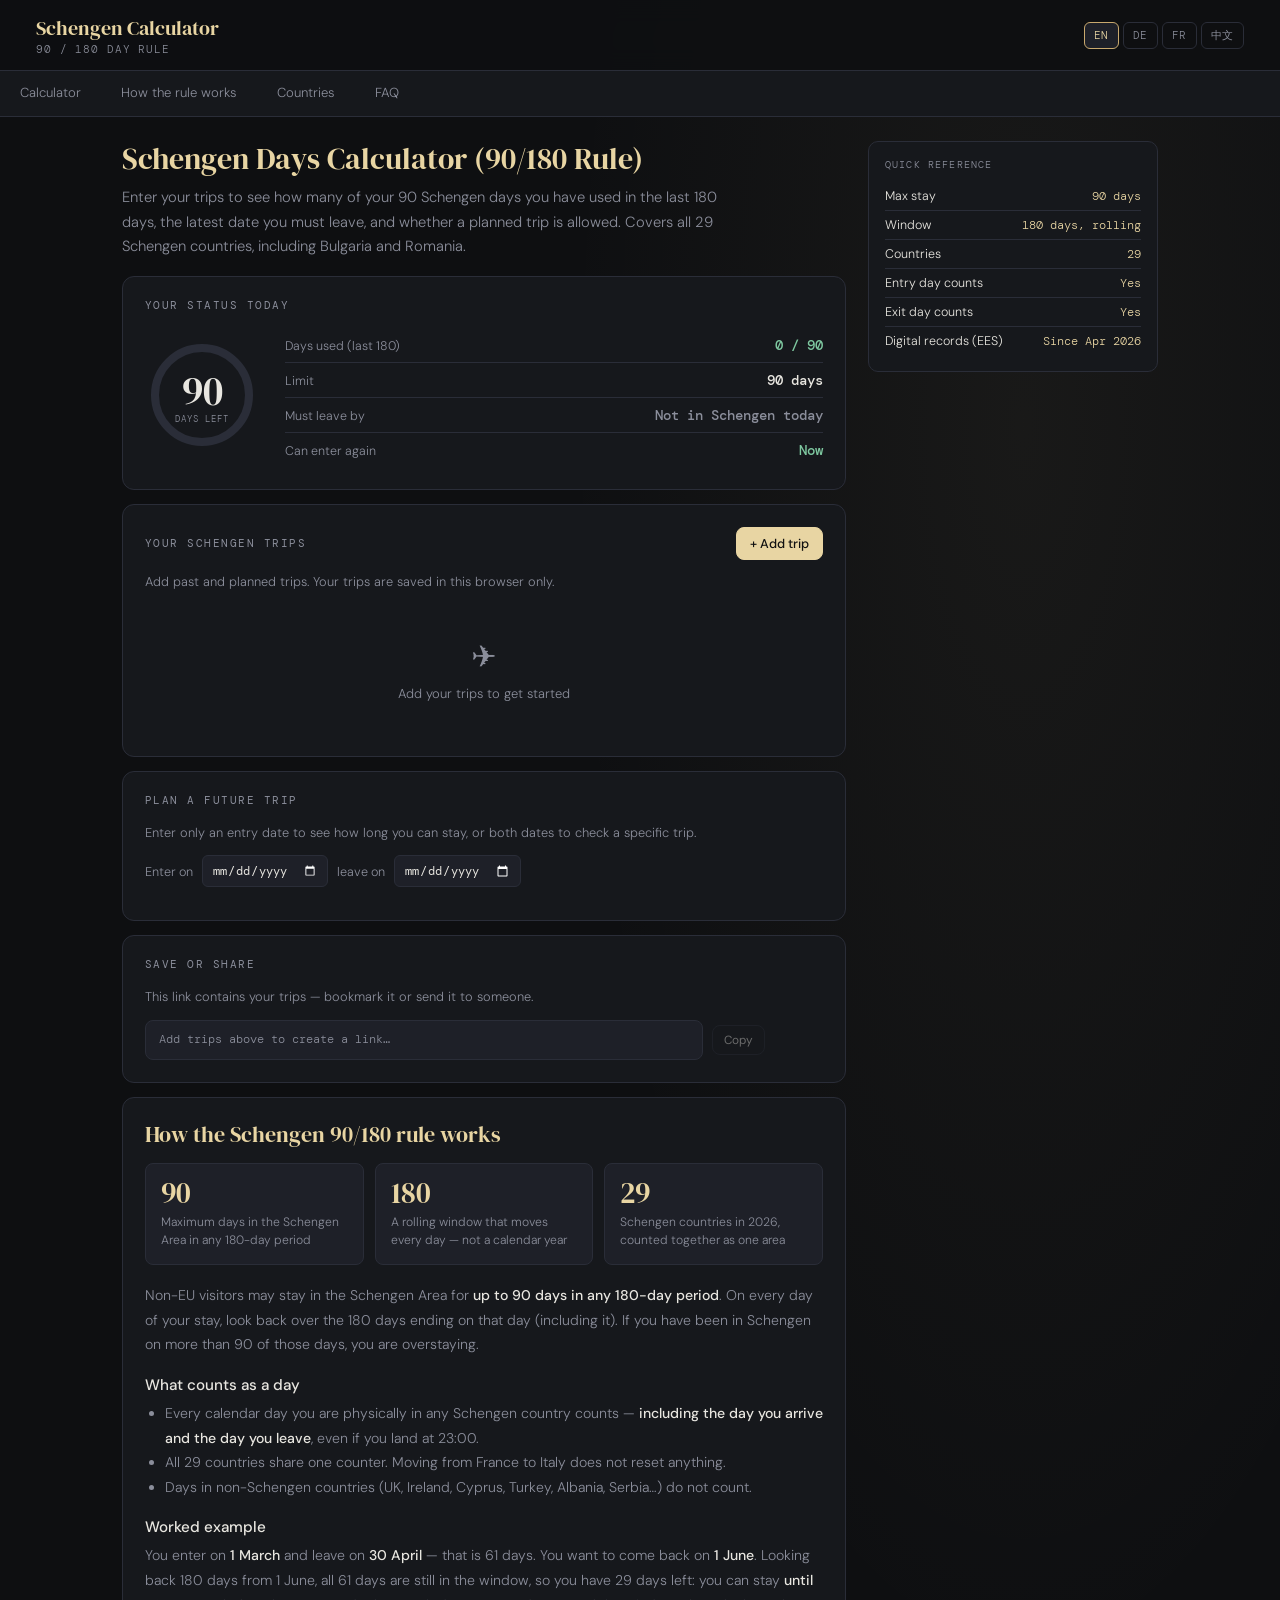
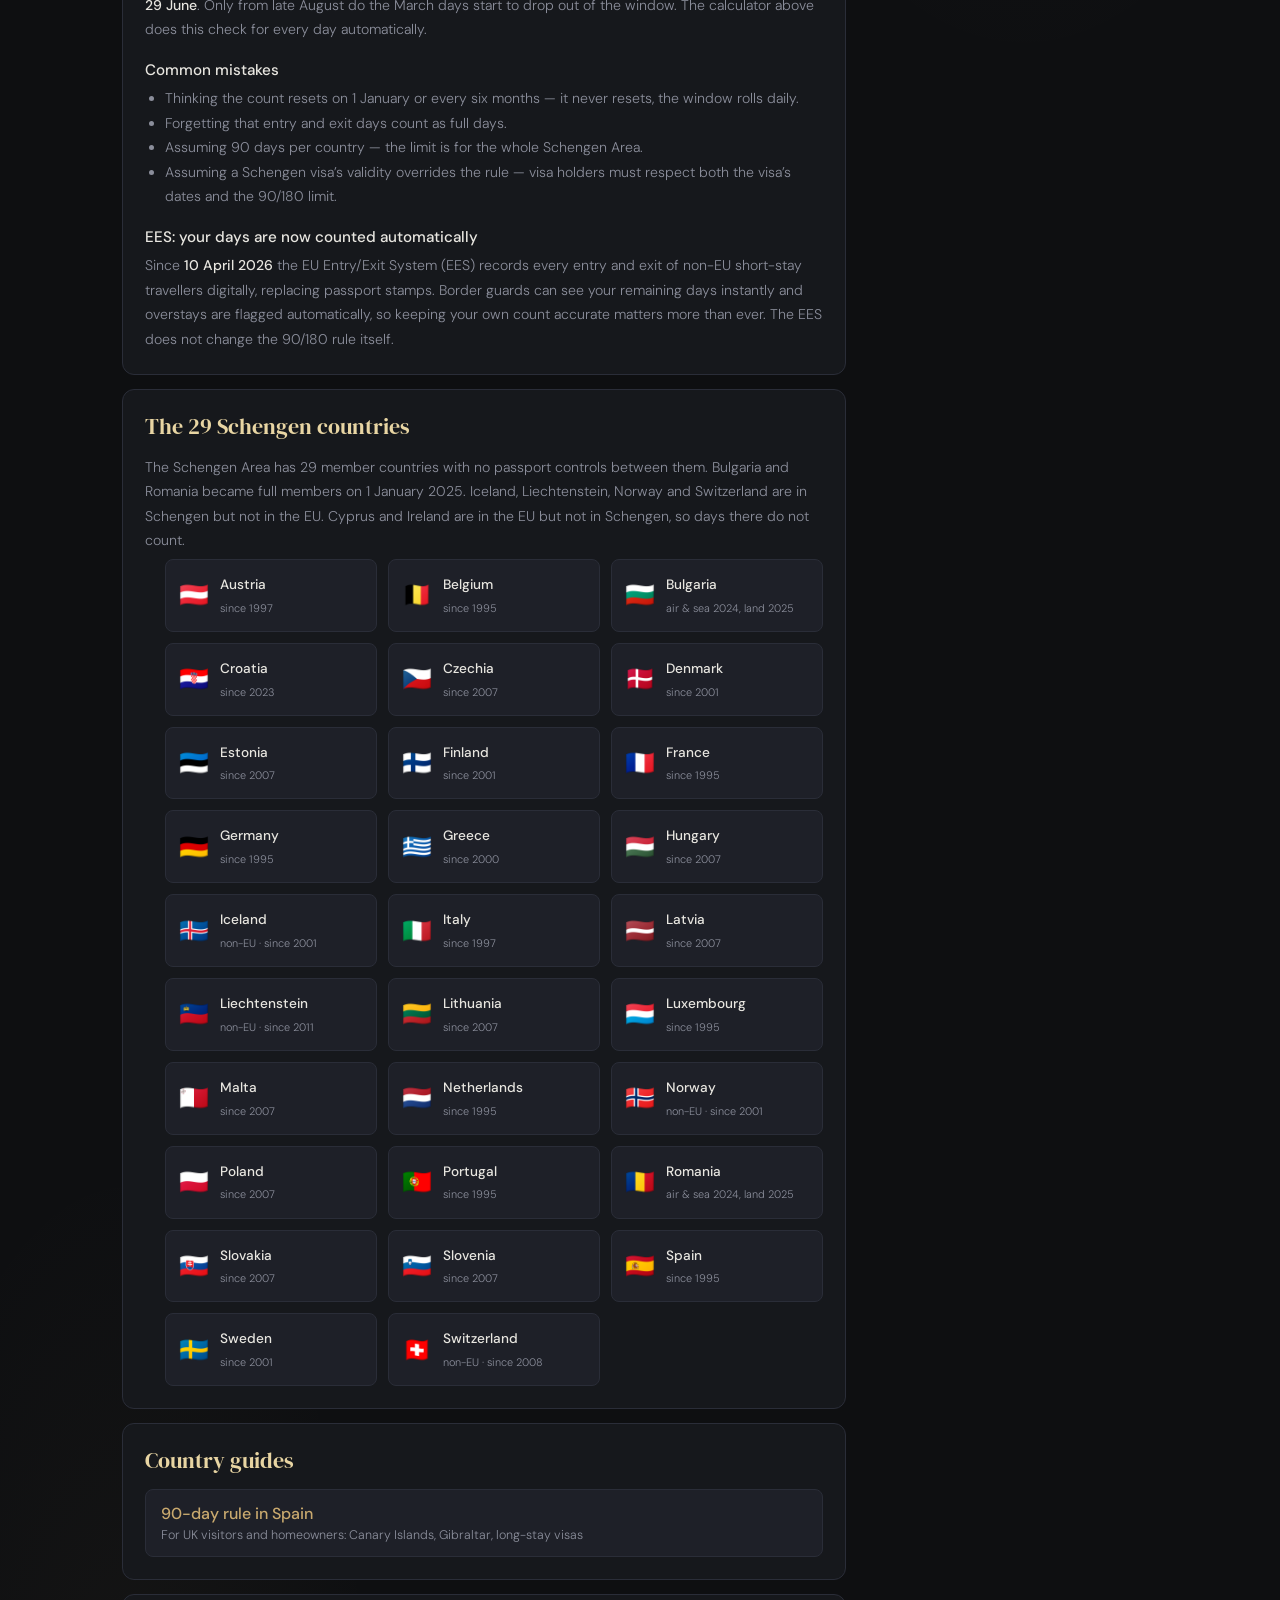
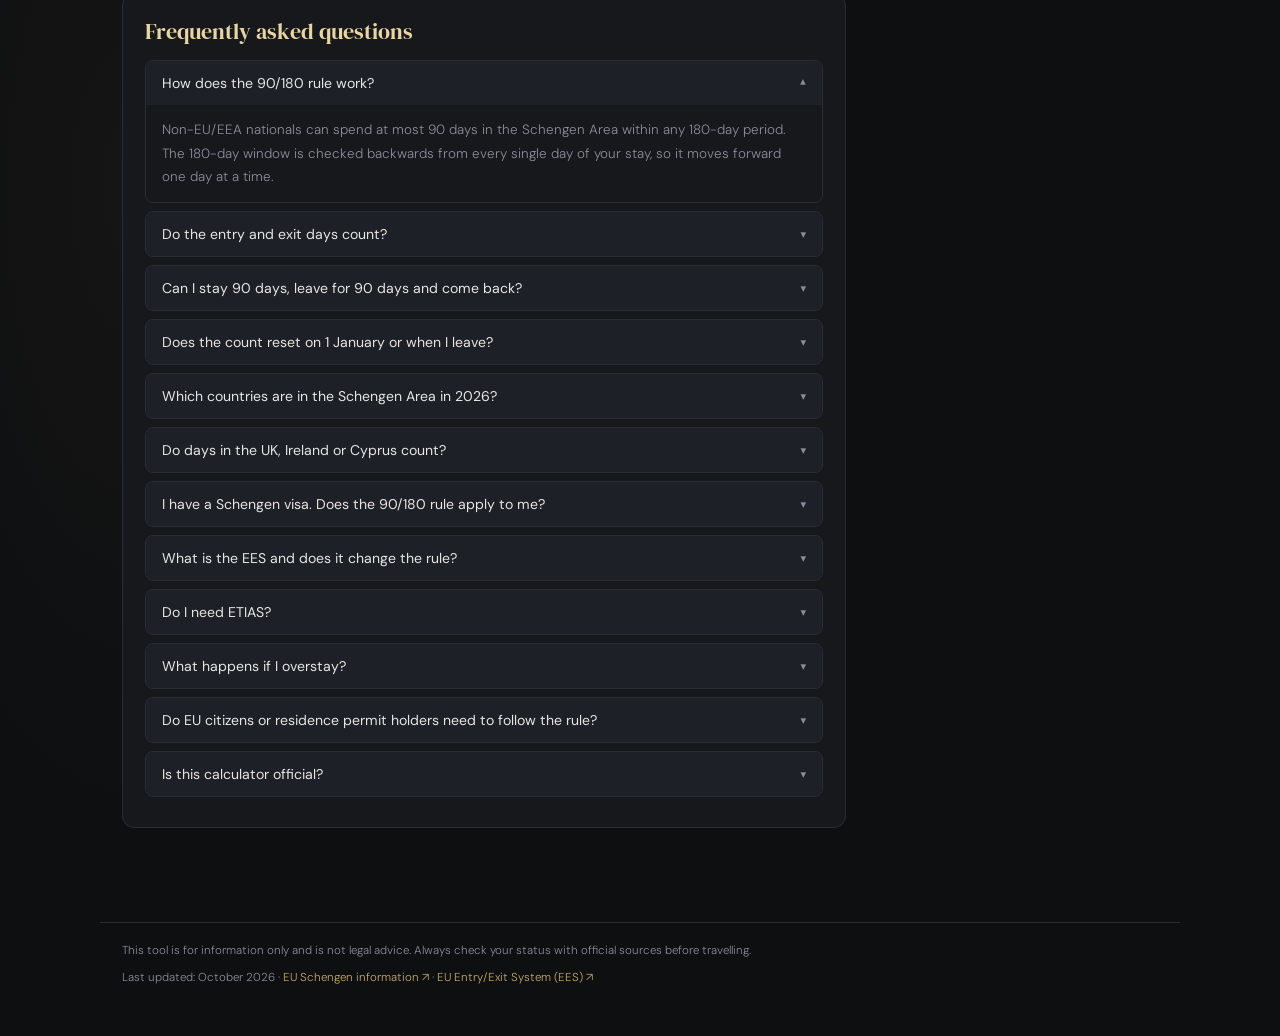
<file: schengen-calculator.html>
<!DOCTYPE html>
<html lang="en">
<head>
<meta charset="UTF-8">
<title>Schengen Calculator</title>
<link rel="canonical" href="https://schengencalc.online/">
<meta name="robots" content="noindex">
<meta http-equiv="refresh" content="0; url=./">
<script>location.replace('./' + location.search + location.hash);</script>
</head>
<body><a href="./">Schengen 90/180 Calculator</a></body>
</html>
</file>
<file: assets/style.css>
*,*::before,*::after{box-sizing:border-box;margin:0;padding:0}
:root{
  --bg:#0e0f11;--surface:#16181c;--surface2:#1e2028;--border:#2a2d38;
  --accent:#e8d5a3;--accent2:#c9a96e;--danger:#e07070;--warn:#e0b870;--ok:#7ec8a0;
  --text:#e8e6e0;--muted:#8b8e9b;
  --font-display:'DM Serif Display',Georgia,serif;
  --font-body:'DM Sans',system-ui,-apple-system,'PingFang SC','Microsoft YaHei',sans-serif;
  --font-mono:'DM Mono',ui-monospace,monospace;
}
html{font-size:16px;scroll-behavior:smooth}
body{background:var(--bg);color:var(--text);font-family:var(--font-body);font-weight:300;min-height:100vh;
  background-image:radial-gradient(ellipse 60% 50% at 80% 10%,rgba(232,213,163,.05) 0%,transparent 60%),
  radial-gradient(ellipse 40% 30% at 10% 80%,rgba(201,169,110,.04) 0%,transparent 50%)}
a{color:var(--accent2)}

/* HEADER */
header{border-bottom:1px solid var(--border);padding:14px 36px;display:flex;align-items:center;gap:14px;
  position:sticky;top:0;background:rgba(14,15,17,.94);backdrop-filter:blur(12px);z-index:200;flex-wrap:wrap}
.brand{font-family:var(--font-display);font-size:1.25rem;color:var(--accent);text-decoration:none}
.subtitle{font-size:.68rem;color:var(--muted);font-family:var(--font-mono);letter-spacing:.08em;text-transform:uppercase}
.header-right{margin-left:auto;display:flex;align-items:center;gap:8px;flex-wrap:wrap}
.lang-switcher{display:flex;gap:4px}
.lang-btn{border:1px solid var(--border);border-radius:6px;color:var(--muted);text-decoration:none;
  font-family:var(--font-mono);font-size:.68rem;padding:5px 9px;transition:all .15s;letter-spacing:.05em}
.lang-btn:hover,.lang-btn.active{border-color:var(--accent2);color:var(--accent);background:var(--surface2)}

/* SECTION NAV */
.section-nav{display:flex;border-bottom:1px solid var(--border);background:var(--surface);overflow-x:auto}
.section-nav a{color:var(--muted);font-size:.82rem;padding:13px 20px;text-decoration:none;white-space:nowrap;
  border-bottom:2px solid transparent;transition:color .15s}
.section-nav a:hover{color:var(--accent);border-bottom-color:var(--accent2)}

/* LAYOUT */
.page-wrap{display:flex;gap:22px;max-width:1080px;margin:0 auto;padding:24px 22px 80px}
.main-col{flex:1;min-width:0}
.side-col{width:290px;flex-shrink:0}
@media(max-width:880px){.side-col{display:none}}
@media(max-width:580px){header{padding:12px 16px}.page-wrap{padding:16px 16px 60px}.section-nav a{padding:12px 14px}}

/* HERO */
.hero{margin-bottom:18px}
.hero h1{font-family:var(--font-display);font-weight:400;font-size:1.9rem;line-height:1.2;color:var(--accent);margin-bottom:8px}
.hero p{font-size:.92rem;color:var(--muted);line-height:1.65;max-width:62ch}
@media(max-width:580px){.hero h1{font-size:1.5rem}}

/* CARD */
.card{background:var(--surface);border:1px solid var(--border);border-radius:12px;padding:22px;margin-bottom:14px;scroll-margin-top:80px}
.card-title{font-family:var(--font-mono);font-size:.66rem;letter-spacing:.14em;text-transform:uppercase;color:var(--muted);margin-bottom:16px}
.card h2{font-family:var(--font-display);font-weight:400;font-size:1.35rem;color:var(--accent);margin-bottom:14px}
.card .card-title{font-family:var(--font-mono);font-size:.66rem;font-weight:400;color:var(--muted);margin-bottom:16px}
.card h3{font-size:.95rem;font-weight:500;color:var(--text);margin:18px 0 6px}
.prose p,.prose li{font-size:.88rem;color:var(--muted);line-height:1.75}
.prose p+p{margin-top:10px}
.prose ul,.prose ol{padding-left:20px;margin-top:6px}
.prose strong{color:var(--text);font-weight:500}

/* RING */
.result-block{display:flex;align-items:center;gap:26px}
@media(max-width:480px){.result-block{flex-direction:column;align-items:stretch;gap:14px}.ring-wrap{align-self:center}}
.ring-wrap{position:relative;flex-shrink:0}
.ring-svg{transform:rotate(-90deg)}
.ring-track{fill:none;stroke:var(--border);stroke-width:8}
.ring-fill{fill:none;stroke-width:8;stroke-linecap:round;transition:stroke-dashoffset .8s cubic-bezier(.4,0,.2,1),stroke .4s}
.ring-center{position:absolute;inset:0;display:flex;flex-direction:column;align-items:center;justify-content:center}
.ring-days{font-family:var(--font-display);font-size:2.5rem;line-height:1}
.ring-label{font-family:var(--font-mono);font-size:.57rem;letter-spacing:.1em;text-transform:uppercase;color:var(--muted);margin-top:2px}
.result-stats{flex:1}
.stat-row{display:flex;justify-content:space-between;align-items:baseline;gap:10px;padding:8px 0;border-bottom:1px solid var(--border)}
.stat-row:last-child{border-bottom:none}
.stat-label{font-size:.78rem;color:var(--muted)}
.stat-value{font-family:var(--font-mono);font-size:.88rem;font-weight:500;text-align:right}
.alert{border-radius:8px;padding:11px 15px;font-size:.81rem;line-height:1.5;display:none;margin-top:12px}
.alert.show{display:block}
.alert-ok{background:rgba(126,200,160,.1);border:1px solid rgba(126,200,160,.25);color:var(--ok)}
.alert-warn{background:rgba(224,184,112,.1);border:1px solid rgba(224,184,112,.25);color:var(--warn)}
.alert-danger{background:rgba(224,112,112,.1);border:1px solid rgba(224,112,112,.25);color:var(--danger)}

/* TRIPS */
.trips-header{display:flex;justify-content:space-between;align-items:center;gap:10px;margin-bottom:12px;flex-wrap:wrap}
.btn{background:none;border:1px solid var(--border);border-radius:8px;color:var(--text);
  font-family:var(--font-body);font-size:.8rem;padding:7px 13px;cursor:pointer;transition:background .15s,border-color .15s}
.btn:hover{background:var(--surface2);border-color:var(--accent2)}
.btn:disabled{opacity:.4;cursor:default}
.btn-accent{background:var(--accent);border-color:var(--accent);color:#111;font-weight:500}
.btn-accent:hover{background:var(--accent2);border-color:var(--accent2)}
.btn-sm{font-size:.74rem;padding:6px 11px}
.trips-list{display:flex;flex-direction:column;gap:9px}
.trip-row{display:grid;grid-template-columns:1fr 1fr auto auto;gap:9px;align-items:end;
  background:var(--surface2);border:1px solid var(--border);border-radius:8px;padding:11px 13px;
  animation:slideIn .2s ease}
@keyframes slideIn{from{opacity:0;transform:translateY(-5px)}to{opacity:1;transform:translateY(0)}}
.trip-row label{font-size:.67rem;color:var(--muted);font-family:var(--font-mono);letter-spacing:.08em;display:block;margin-bottom:4px}
input[type="date"]{background:var(--surface);border:1px solid var(--border);border-radius:6px;
  color:var(--text);font-family:var(--font-mono);font-size:.78rem;padding:6px 9px;width:100%;
  outline:none;cursor:pointer;color-scheme:dark;transition:border-color .15s}
input[type="date"]:focus{border-color:var(--accent2)}
.trip-days-badge{font-family:var(--font-mono);font-size:.7rem;background:var(--surface);border:1px solid var(--border);
  border-radius:6px;padding:6px 9px;text-align:center;min-width:48px;white-space:nowrap}
.remove-btn{background:none;border:none;color:var(--muted);cursor:pointer;font-size:1.1rem;
  padding:5px 4px;transition:color .15s;line-height:1}
.remove-btn:hover{color:var(--danger)}
.trip-row.future{border-style:dashed}
.trip-row.overlap{border-color:rgba(224,184,112,.5)}
.trip-row.over{border-color:rgba(224,112,112,.5);background:rgba(224,112,112,.06)}
.trip-msg{grid-column:1/-1;font-size:.7rem;font-family:var(--font-mono);padding:2px;letter-spacing:.02em}
.trip-msg.warn{color:var(--warn)}.trip-msg.danger{color:var(--danger)}.trip-msg.muted{color:var(--muted)}
@media(max-width:480px){.trip-row{grid-template-columns:1fr 1fr}.trip-days-badge{justify-self:start}.remove-btn{justify-self:end}}

/* TIMELINE */
.timeline{position:relative;height:32px;border-radius:6px;overflow:hidden;background:var(--surface2);margin-top:4px}
.timeline-bar{position:absolute;height:100%;border-radius:4px;transition:all .4s cubic-bezier(.4,0,.2,1);
  display:flex;align-items:center;justify-content:center;font-size:.6rem;font-family:var(--font-mono);overflow:hidden}
.timeline-bar-label{white-space:nowrap;padding:0 5px;color:rgba(0,0,0,.7);font-weight:500}
.timeline-axis{display:flex;justify-content:space-between;font-family:var(--font-mono);font-size:.62rem;color:var(--muted);margin-top:6px}
.timeline-legend{display:flex;gap:12px;margin-top:8px;flex-wrap:wrap}
.legend-item{display:flex;align-items:center;gap:5px;font-size:.69rem;color:var(--muted)}
.legend-dot{width:9px;height:9px;border-radius:2px;flex-shrink:0}

/* PROJECTION */
.proj-row{display:flex;align-items:center;gap:9px;margin-bottom:11px;flex-wrap:wrap}
.proj-row label{font-size:.79rem;color:var(--muted);white-space:nowrap}
.proj-row input[type="date"]{width:auto;background:var(--surface2)}
.proj-result{font-family:var(--font-mono);font-size:.8rem;padding:13px 15px;background:var(--surface2);
  border:1px solid var(--border);border-radius:8px;line-height:1.7;display:none}
.proj-result.show{display:block}

/* SHARE */
.share-box{display:flex;gap:9px;align-items:center;flex-wrap:wrap}
.share-url{flex:1;min-width:0;background:var(--surface2);border:1px solid var(--border);border-radius:8px;
  padding:9px 13px;font-family:var(--font-mono);font-size:.72rem;color:var(--muted);
  word-break:break-all;min-height:40px;display:flex;align-items:center}
.copy-toast{font-family:var(--font-mono);font-size:.73rem;color:var(--ok);opacity:0;transition:opacity .3s}
.small-note{font-size:.8rem;color:var(--muted);margin-bottom:12px;line-height:1.6}

/* INFO */
.info-grid{display:grid;grid-template-columns:repeat(3,1fr);gap:11px}
@media(max-width:480px){.info-grid{grid-template-columns:1fr}}
.info-item{background:var(--surface2);border:1px solid var(--border);border-radius:8px;padding:15px}
.info-item .num{font-family:var(--font-display);font-size:1.8rem;color:var(--accent);line-height:1}
.info-item .desc{font-size:.76rem;color:var(--muted);margin-top:5px;line-height:1.5}

/* COUNTRIES */
.countries-grid{display:grid;grid-template-columns:repeat(3,1fr);gap:11px;margin-top:16px;padding:0;list-style:none}
@media(max-width:600px){.countries-grid{grid-template-columns:repeat(2,1fr)}}
@media(max-width:360px){.countries-grid{grid-template-columns:1fr}}
.country-card{background:var(--surface2);border:1px solid var(--border);border-radius:8px;
  padding:13px;display:flex;align-items:center;gap:11px;transition:border-color .15s}
.country-card:hover{border-color:var(--accent2)}
.flag{font-size:1.5rem;line-height:1}
.cname{font-size:.85rem;font-weight:500;color:var(--text)}
.cnote{font-size:.68rem;color:var(--muted);margin-top:2px}

/* FAQ */
.faq-item{border:1px solid var(--border);border-radius:8px;margin-bottom:8px;overflow:hidden}
.faq-item summary{background:var(--surface2);padding:13px 16px;font-size:.88rem;cursor:pointer;list-style:none;
  display:flex;justify-content:space-between;align-items:center;gap:12px}
.faq-item summary::-webkit-details-marker{display:none}
.faq-item summary::after{content:'▾';font-size:.7rem;color:var(--muted);transition:transform .3s}
.faq-item[open] summary::after{transform:rotate(180deg)}
.faq-item summary:hover{background:var(--surface)}
.faq-item h3{font-size:inherit;font-weight:400;margin:0;color:inherit}
.faq-a{background:var(--surface);padding:13px 16px;font-size:.84rem;color:var(--muted);line-height:1.75}

/* BREADCRUMB & GUIDE LINKS */
.breadcrumb{font-family:var(--font-mono);font-size:.7rem;color:var(--muted);margin-bottom:10px;letter-spacing:.04em}
.breadcrumb a{text-decoration:none}
.guide-links{list-style:none;display:flex;flex-direction:column;gap:9px}
.guide-links li{background:var(--surface2);border:1px solid var(--border);border-radius:8px;padding:13px 15px;transition:border-color .15s}
.guide-links li:hover{border-color:var(--accent2)}
.guide-links a{font-weight:500;text-decoration:none;display:block}
.guide-links span{font-size:.78rem;color:var(--muted);display:block;margin-top:3px}

/* EMPTY */
.empty-state{text-align:center;padding:32px 18px;color:var(--muted);font-size:.81rem}
.empty-state .big{font-size:1.9rem;margin-bottom:9px}

/* SIDEBAR */
.side-sticky{position:sticky;top:80px;display:flex;flex-direction:column;gap:14px}
.side-card{background:var(--surface);border:1px solid var(--border);border-radius:10px;padding:16px}
.side-card-title{font-family:var(--font-mono);font-size:.6rem;letter-spacing:.12em;text-transform:uppercase;color:var(--muted);margin-bottom:11px}
.qf{display:flex;justify-content:space-between;gap:10px;font-size:.78rem;padding:6px 0;border-bottom:1px solid var(--border)}
.qf:last-child{border-bottom:none}
.qf-val{font-family:var(--font-mono);font-size:.76rem;color:var(--accent);text-align:right}

footer{max-width:1080px;margin:0 auto;padding:18px 22px 48px;font-size:.72rem;
  color:var(--muted);line-height:1.7;border-top:1px solid var(--border)}
footer a{text-decoration:none}
footer p+p{margin-top:8px}

[data-tip]{position:relative;cursor:help}
[data-tip]::after{content:attr(data-tip);position:absolute;bottom:calc(100% + 8px);left:0;
  background:#2a2d38;border:1px solid var(--border);border-radius:6px;
  padding:5px 9px;font-size:.68rem;width:max-content;max-width:240px;white-space:normal;pointer-events:none;opacity:0;
  transition:opacity .15s;z-index:50;font-family:var(--font-body);font-weight:300;color:var(--text)}
[data-tip]:hover::after{opacity:1}
</file>
